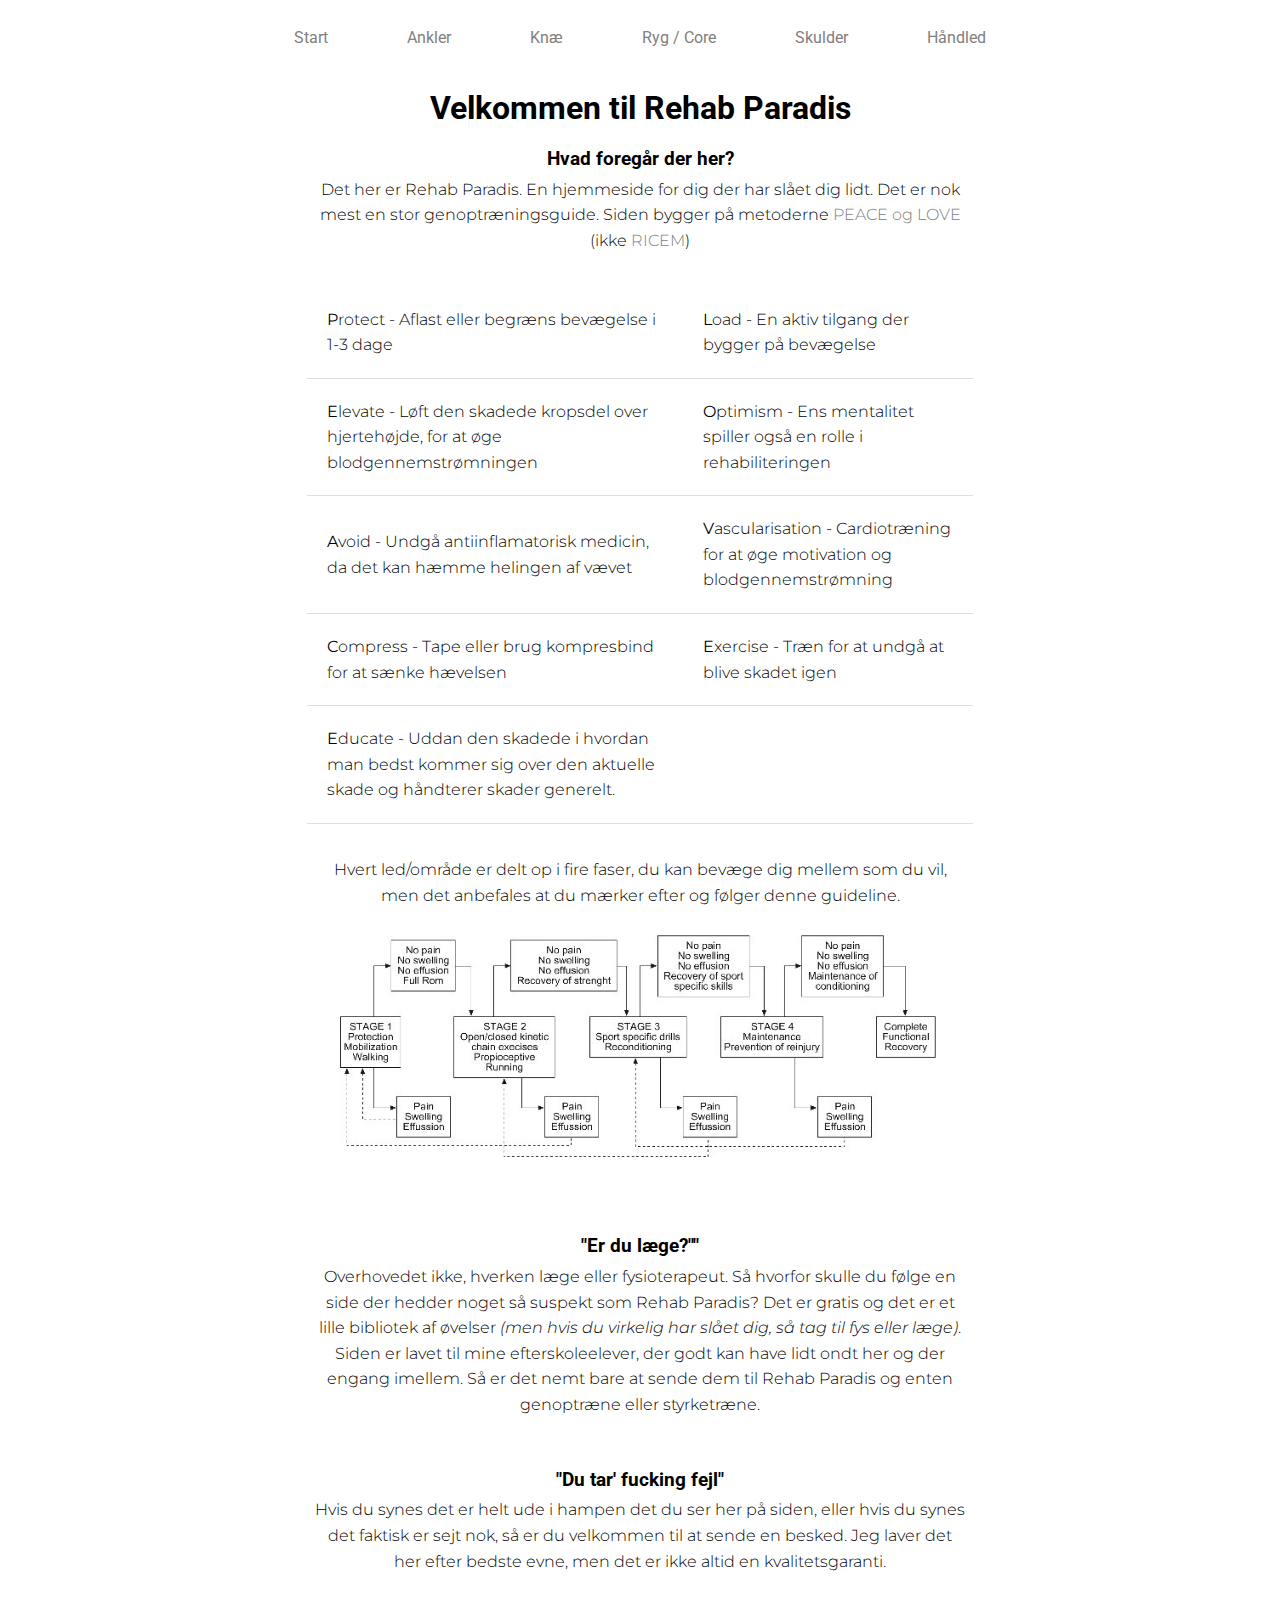
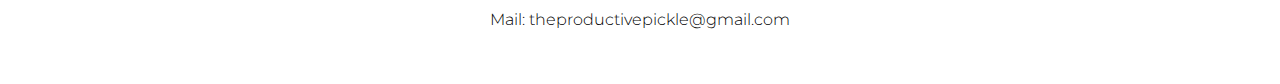
<file: index.html>
<!DOCTYPE html>
<html lang="en" dir="ltr">

<head>
  <meta charset="utf-8">
  <title>Rehab Paradis | Velkommen</title>

  <link rel="preconnect" href="https://fonts.gstatic.com">
  <link href="https://fonts.googleapis.com/css2?family=Roboto&family=Montserrat:wght@300;500;700&display=swap" rel="stylesheet">
  <link rel="stylesheet" href="styles/styles.css">
</head>

<!-- TODO: Fix margin and correct overflow
     TODO: Indsæt TL;DR i toppen -->

<body>
  <header>
    <nav class="navbar">
      <li class="nav-item"><a href="index.html">Start</a></li>
      <li class="nav-item">
        <a href="ankler.html">Ankler</a>
        <nav class="nav-sub">
      <li class="nav-sub-item"><a href="ankler1.html">Ankler 1</a></li>
      <li class="nav-sub-item"><a href="ankler2.html">Ankler 2</a></li>
      <li class="nav-sub-item"><a href="ankler3.html">Ankler 3</a></li>
      <li class="nav-sub-item"><a href="ankler4.html">Ankler 4</a></li>
    </nav>
    </li>
    <li class="nav-item">
      <a href="knæ.html">Knæ</a>
      <nav class="nav-sub">
        <li class="nav-sub-item"><a href="knæ1.html">Knæ 1</a></li>
        <li class="nav-sub-item"><a href="knæ2.html">Knæ 2</a></li>
        <li class="nav-sub-item"><a href="knæ3.html">Knæ 3</a></li>
        <li class="nav-sub-item"><a href="knæ4.html">Knæ 4</a></li>
    </nav>
    </li>
    <li class="nav-item">
      <a href="loading.html">Ryg / Core</a>
      <nav class="nav-sub">
    <li class="nav-sub-item"><a href="loading.html">Ryg / Core 1</a></li>
    <li class="nav-sub-item"><a href="loading.html">Ryg / Core 2</a></li>
    <li class="nav-sub-item"><a href="loading.html">Ryg / Core 3</a></li>
    <li class="nav-sub-item"><a href="loading.html">Ryg / Core 4</a></li>
    </nav>
    </li>
    <li class="nav-item">
      <a href="loading.html">Skulder</a>
      <nav class="nav-sub">
    <li class="nav-sub-item"><a href="loading.html">Skulder 1</a></li>
    <li class="nav-sub-item"><a href="loading.html">Skulder 2</a></li>
    <li class="nav-sub-item"><a href="loading.html">Skulder 3</a></li>
    <li class="nav-sub-item"><a href="loading.html">Skulder 4</a></li>
    </nav>
    </li>
    <li class="nav-item">
      <a href="loading.html">Håndled</a>
      <nav class="nav-sub">
    <li class="nav-sub-item"><a href="loading.html">Håndled 1</a></li>
    <li class="nav-sub-item"><a href="loading.html">Håndled 2</a></li>
    <li class="nav-sub-item"><a href="loading.html">Håndled 3</a></li>
    <li class="nav-sub-item"><a href="loading.html">Håndled 4</a></li>
    </nav>
    </li>
    </nav>
  </header>

  <div class="container">
    <h1>Velkommen til Rehab Paradis</h1>
    <section class="width-narrow">
      <h3>Hvad foregår der her?</h3>
      <p>Det her er Rehab Paradis. En hjemmeside for dig der har slået dig lidt.
        Det er nok mest en stor genoptræningsguide. Siden bygger på metoderne
        <a href="https://www.physio-pedia.com/Peace_and_Love_Principle">PEACE og LOVE</a>
        (ikke<a href="https://squatuniversity.com/2020/03/23/dont-ice-walk-it-off/"> RICEM</a>)</p>

        <table class="info-table">
          <tr>
            <td class="info-cell"><strong>P</strong>rotect - Aflast eller begræns bevægelse i 1-3 dage</td>
            <td class="info-cell"><strong>L</strong>oad - En aktiv tilgang der bygger på bevægelse</td>
          </tr>
          <tr>
            <td class="info-cell"><strong>E</strong>levate - Løft den skadede kropsdel over hjertehøjde, for at øge blodgennemstrømningen</td>
            <td class="info-cell"><strong>O</strong>ptimism - Ens mentalitet spiller også en rolle i rehabiliteringen</td>
          </tr>
          <tr>
            <td class="info-cell"><strong>A</strong>void - Undgå antiinflamatorisk medicin, da det kan hæmme helingen af vævet</td>
            <td class="info-cell"><strong>V</strong>ascularisation - Cardiotræning for at øge motivation og blodgennemstrømning</td>
          </tr>
          <tr>
            <td class="info-cell"><strong>C</strong>ompress - Tape eller brug kompresbind for at sænke hævelsen</td>
            <td class="info-cell"><strong>E</strong>xercise - Træn for at undgå at blive skadet igen</td>
          </tr>
          <tr>
            <td class="info-cell"><strong>E</strong>ducate - Uddan den skadede i hvordan man bedst kommer sig over den aktuelle skade og håndterer skader generelt.</td>
            <td class="info-cell"></td>
          </tr>

        </table>

        <p>Hvert led/område er delt op i fire faser,
        du kan bevæge dig mellem som du vil, men det anbefales at du mærker efter og
        følger denne guideline. </p>
        <img src="images/stages.png" alt="stages-of-rehab">
    </section>

    <section class="width-narrow">
      <h3>"Er du læge?""</h3>
      <p>Overhovedet ikke, hverken læge eller fysioterapeut. Så hvorfor skulle du
        følge en side der hedder noget så suspekt som Rehab Paradis? Det er gratis
        og det er et lille bibliotek af øvelser <em>(men hvis du virkelig har slået dig,
        så tag til fys eller læge)</em>. Siden er lavet til mine efterskoleelever,
        der godt kan have lidt ondt her og der engang imellem. Så er det nemt bare
        at sende dem til Rehab Paradis og enten genoptræne eller styrketræne.
      </p>
    </section>
    <section class="width-narrow">
      <h3>"Du tar' fucking fejl"</h3>
      <p>Hvis du synes det er helt ude i hampen det du ser her på siden, eller hvis
        du synes det faktisk er sejt nok, så er du velkommen til at sende en besked.
        Jeg laver det her efter bedste evne, men det er ikke altid en kvalitetsgaranti.</p>
        <p class="mail">Mail: theproductivepickle@gmail.com</p>
    </section>
  </div>
</body>

</html>
</file>
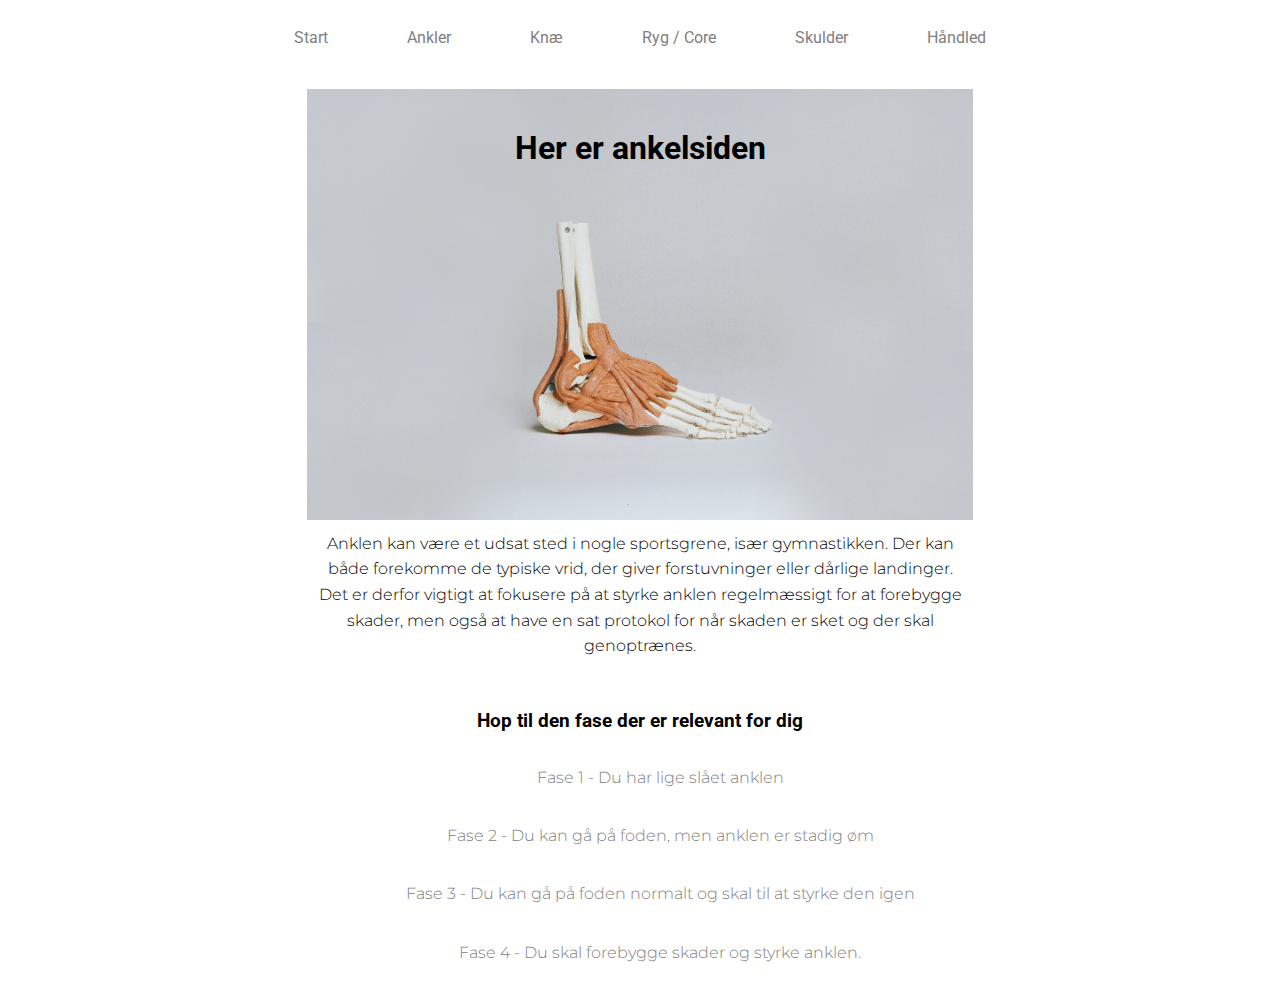
<file: ankler.html>
<!DOCTYPE html>
<html lang="en" dir="ltr">

<head>
  <meta charset="utf-8">
  <title>Rehab Paradis | Ankler</title>

  <link rel="preconnect" href="https://fonts.gstatic.com">
  <link href="https://fonts.googleapis.com/css2?family=Roboto&family=Montserrat:wght@300;500;700&display=swap" rel="stylesheet">
  <link rel="stylesheet" href="styles/styles.css">
</head>

<body>
  <header>
    <nav class="navbar">
      <li class="nav-item"><a href="index.html">Start</a></li>
      <li class="nav-item">
        <a href="ankler.html">Ankler</a>
        <nav class="nav-sub">
      <li class="nav-sub-item"><a href="ankler1.html">Ankler 1</a></li>
      <li class="nav-sub-item"><a href="ankler2.html">Ankler 2</a></li>
      <li class="nav-sub-item"><a href="ankler3.html">Ankler 3</a></li>
      <li class="nav-sub-item"><a href="ankler4.html">Ankler 4</a></li>
    </nav>
    </li>
    <li class="nav-item">
      <a href="knæ.html">Knæ</a>
      <nav class="nav-sub">
        <li class="nav-sub-item"><a href="knæ1.html">Knæ 1</a></li>
        <li class="nav-sub-item"><a href="knæ2.html">Knæ 2</a></li>
        <li class="nav-sub-item"><a href="knæ3.html">Knæ 3</a></li>
        <li class="nav-sub-item"><a href="knæ4.html">Knæ 4</a></li>
    </nav>
    </li>
    <li class="nav-item">
      <a href="loading.html">Ryg / Core</a>
      <nav class="nav-sub">
    <li class="nav-sub-item"><a href="loading.html">Ryg / Core 1</a></li>
    <li class="nav-sub-item"><a href="loading.html">Ryg / Core 2</a></li>
    <li class="nav-sub-item"><a href="loading.html">Ryg / Core 3</a></li>
    <li class="nav-sub-item"><a href="loading.html">Ryg / Core 4</a></li>
    </nav>
    </li>
    <li class="nav-item">
      <a href="loading.html">Skulder</a>
      <nav class="nav-sub">
    <li class="nav-sub-item"><a href="loading.html">Skulder 1</a></li>
    <li class="nav-sub-item"><a href="loading.html">Skulder 2</a></li>
    <li class="nav-sub-item"><a href="loading.html">Skulder 3</a></li>
    <li class="nav-sub-item"><a href="loading.html">Skulder 4</a></li>
    </nav>
    </li>
    <li class="nav-item">
      <a href="loading.html">Håndled</a>
      <nav class="nav-sub">
    <li class="nav-sub-item"><a href="loading.html">Håndled 1</a></li>
    <li class="nav-sub-item"><a href="loading.html">Håndled 2</a></li>
    <li class="nav-sub-item"><a href="loading.html">Håndled 3</a></li>
    <li class="nav-sub-item"><a href="loading.html">Håndled 4</a></li>
    </nav>
    </li>
    </nav>
  </header>

  <div class="container">
    <div class="hero-container width-narrow">
      <img src="images/ankle.jpg" alt="ankle">
      <h1 class="hero-header">Her er ankelsiden</h1>

      <p>Anklen kan være et udsat sted i nogle sportsgrene, især gymnastikken. Der
        kan både forekomme de typiske vrid, der giver forstuvninger eller dårlige
        landinger. Det er derfor vigtigt at fokusere på at styrke anklen regelmæssigt
        for at forebygge skader, men også at have en sat protokol for når skaden er sket
        og der skal genoptrænes. </p>
    </div>

    <h3>Hop til den fase der er relevant for dig</h3>
    <ul class="index">
      <li><a href="ankler1.html">Fase 1 - Du har lige slået anklen</a></li>
      <li><a href="ankler2.html">Fase 2 - Du kan gå på foden, men anklen er stadig øm</a></li>
      <li><a href="ankler3.html">Fase 3 - Du kan gå på foden normalt og skal til at styrke den igen</a></li>
      <li><a href="ankler4.html">Fase 4 - Du skal forebygge skader og styrke anklen. </a></li>
    </ul>
  </div>

</body>

</html>
</file>
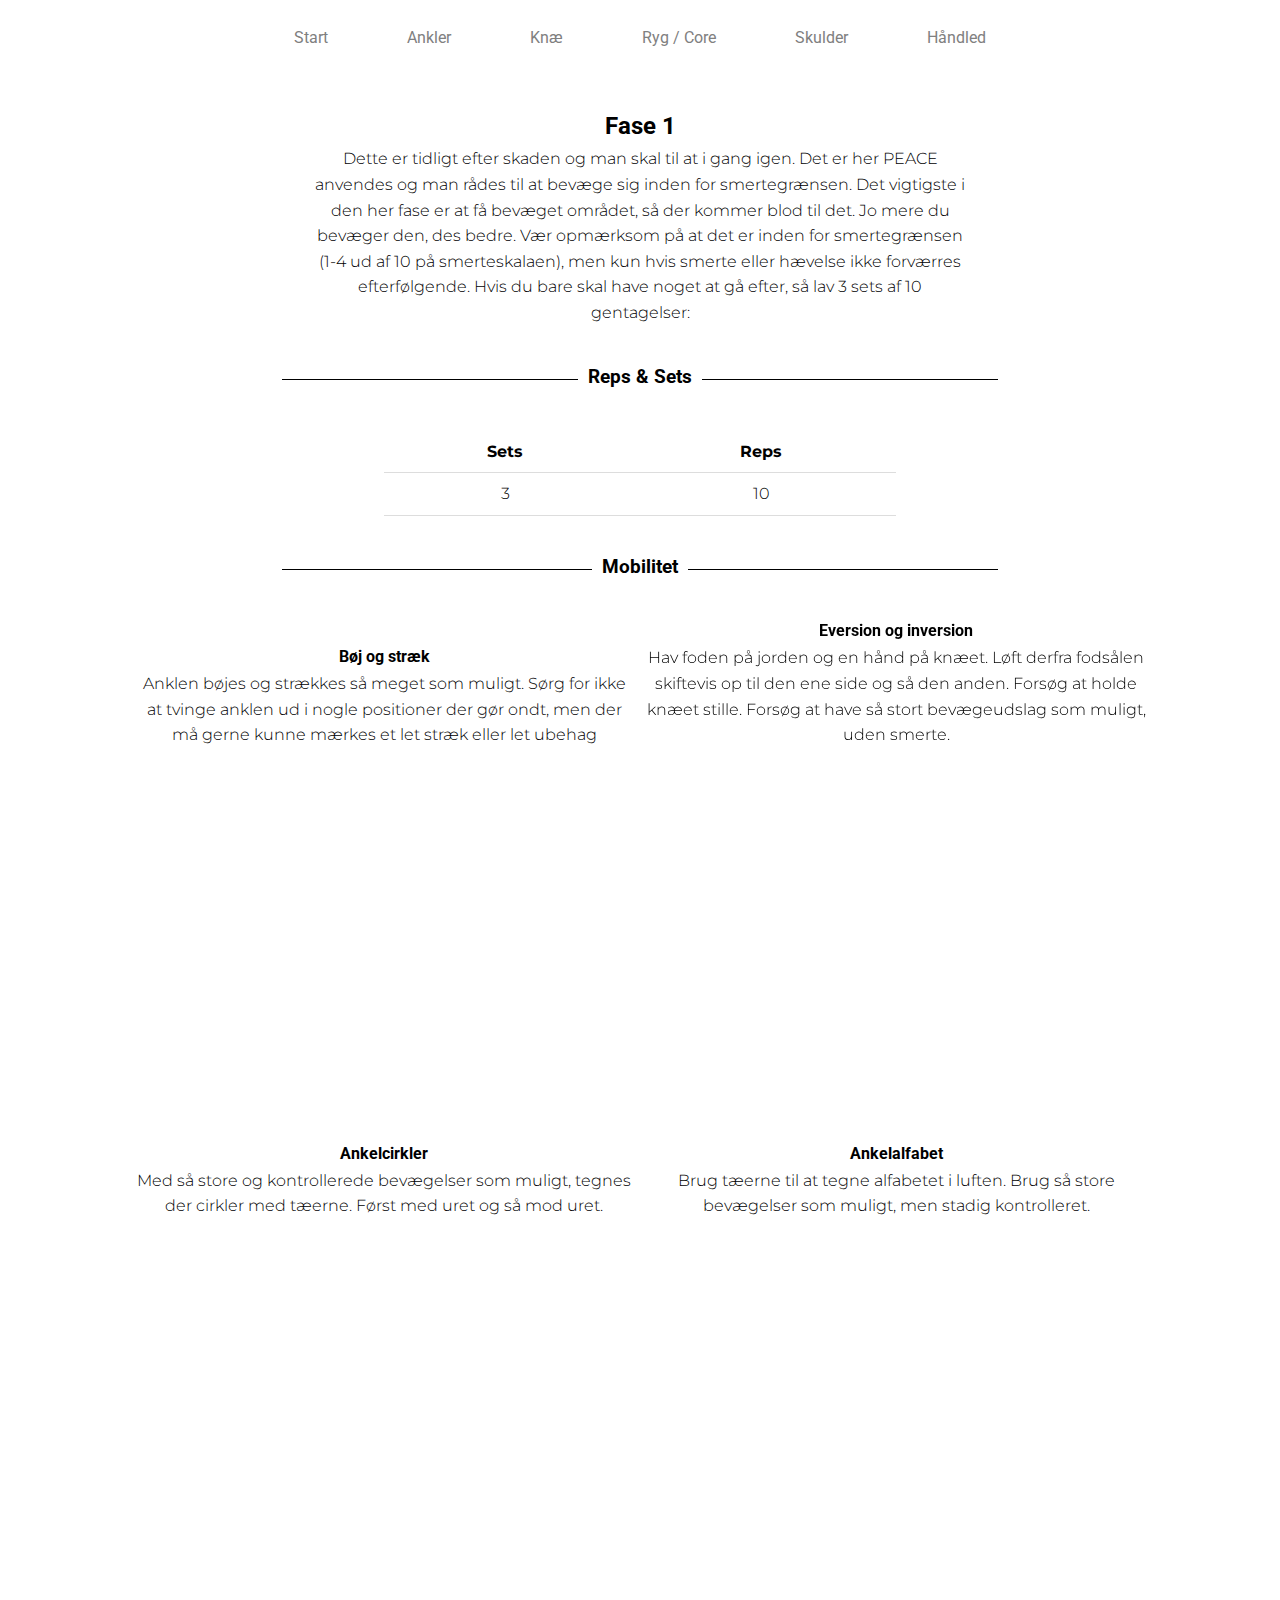
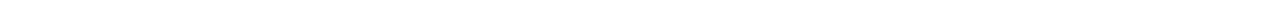
<file: ankler1.html>
<!DOCTYPE html>
<html lang="en" dir="ltr">

<head>
  <meta charset="utf-8">
  <title>Rehab Paradise | Ankler fase 1</title>

  <link rel="preconnect" href="https://fonts.gstatic.com">
  <link href="https://fonts.googleapis.com/css2?family=Roboto&family=Montserrat:wght@300;500;700&display=swap" rel="stylesheet">
  <link rel="stylesheet" href="styles/styles.css">
</head>

<body>
  <header>
    <nav class="navbar">
      <li class="nav-item"><a href="index.html">Start</a></li>
      <li class="nav-item">
        <a href="ankler.html">Ankler</a>
        <nav class="nav-sub">
      <li class="nav-sub-item"><a href="ankler1.html">Ankler 1</a></li>
      <li class="nav-sub-item"><a href="ankler2.html">Ankler 2</a></li>
      <li class="nav-sub-item"><a href="ankler3.html">Ankler 3</a></li>
      <li class="nav-sub-item"><a href="ankler4.html">Ankler 4</a></li>
    </nav>
    </li>
    <li class="nav-item">
      <a href="knæ.html">Knæ</a>
      <nav class="nav-sub">
        <li class="nav-sub-item"><a href="knæ1.html">Knæ 1</a></li>
        <li class="nav-sub-item"><a href="knæ2.html">Knæ 2</a></li>
        <li class="nav-sub-item"><a href="knæ3.html">Knæ 3</a></li>
        <li class="nav-sub-item"><a href="knæ4.html">Knæ 4</a></li>
    </nav>
    </li>
    <li class="nav-item">
      <a href="loading.html">Ryg / Core</a>
      <nav class="nav-sub">
    <li class="nav-sub-item"><a href="loading.html">Ryg / Core 1</a></li>
    <li class="nav-sub-item"><a href="loading.html">Ryg / Core 2</a></li>
    <li class="nav-sub-item"><a href="loading.html">Ryg / Core 3</a></li>
    <li class="nav-sub-item"><a href="loading.html">Ryg / Core 4</a></li>
    </nav>
    </li>
    <li class="nav-item">
      <a href="loading.html">Skulder</a>
      <nav class="nav-sub">
    <li class="nav-sub-item"><a href="loading.html">Skulder 1</a></li>
    <li class="nav-sub-item"><a href="loading.html">Skulder 2</a></li>
    <li class="nav-sub-item"><a href="loading.html">Skulder 3</a></li>
    <li class="nav-sub-item"><a href="loading.html">Skulder 4</a></li>
    </nav>
    </li>
    <li class="nav-item">
      <a href="loading.html">Håndled</a>
      <nav class="nav-sub">
    <li class="nav-sub-item"><a href="loading.html">Håndled 1</a></li>
    <li class="nav-sub-item"><a href="loading.html">Håndled 2</a></li>
    <li class="nav-sub-item"><a href="loading.html">Håndled 3</a></li>
    <li class="nav-sub-item"><a href="loading.html">Håndled 4</a></li>
    </nav>
    </li>
    </nav>
  </header>

  <div class="container">
    <section id="fase1">
      <div class="width-narrow">
        <h2>Fase 1</h2>
        <p>Dette er tidligt efter skaden og man skal til at i gang igen. Det er her
          PEACE anvendes og man rådes til at bevæge sig inden for smertegrænsen.
          Det vigtigste i den her fase er at få bevæget området,
            så der kommer blod til det. Jo mere du bevæger den, des bedre. Vær opmærksom
            på at det er inden for smertegrænsen (1-4 ud af 10 på smerteskalaen), men
            kun hvis smerte eller hævelse ikke forværres efterfølgende.
            Hvis du bare skal have noget at gå efter, så lav 3 sets af 10 gentagelser:</p>
      </div>

      <h3 class="header-line"><span>Reps & Sets</span></h3>

      <p class="width-narrow">
      </p>

      <table>
        <tr>
          <th>Sets</th>
          <th>Reps</th>
        </tr>
        <tr>
          <td>3</td>
          <td>10</td>
        </tr>
      </table>

      <h3 class="header-line"><span>Mobilitet</span></h3>

      <div class="grid-container">
        <div class="">
          <h4>Bøj og stræk</h4>
          <p>Anklen bøjes og strækkes så meget som muligt. Sørg for ikke at tvinge anklen ud i nogle positioner der gør ondt, men der må gerne kunne mærkes et let stræk eller let ubehag</p>
          <iframe class="responsive-iframe" src="https://www.youtube.com/embed/SOPZn-GOo90" frameborder="0" allow="accelerometer; autoplay; clipboard-write; encrypted-media;
          gyroscope; picture-in-picture" allowfullscreen></iframe>
        </div>

        <div class="">
          <h4>Eversion og inversion</h4>
          <p>Hav foden på jorden og en hånd på knæet. Løft derfra fodsålen skiftevis
            op til den ene side og så den anden. Forsøg at holde knæet stille. Forsøg
            at have så stort bevægeudslag som muligt, uden smerte.</p>
          <iframe class="responsive-iframe" src="https://www.youtube.com/embed/l8YziAlwGPw" frameborder="0" allow="accelerometer; autoplay; clipboard-write; encrypted-media;
          gyroscope; picture-in-picture" allowfullscreen></iframe>
        </div>

        <div class="">
          <h4>Ankelcirkler</h4>
          <p>Med så store og kontrollerede bevægelser som muligt, tegnes der cirkler med tæerne. Først med uret og så mod uret. </p>
          <iframe class="responsive-iframe" src="https://www.youtube.com/embed/Y9yDZK4r0cw" frameborder="0" allow="accelerometer; autoplay; clipboard-write; encrypted-media;
          gyroscope; picture-in-picture" allowfullscreen></iframe>
        </div>

        <div class="">
          <h4>Ankelalfabet</h4>
          <p>Brug tæerne til at tegne alfabetet i luften. Brug så store bevægelser som muligt, men stadig kontrolleret. </p>
          <iframe class="responsive-iframe" src="https://www.youtube.com/embed/5CG9-491HVI" frameborder="0" allow="accelerometer; autoplay; clipboard-write; encrypted-media;
          gyroscope; picture-in-picture" allowfullscreen></iframe>
        </div>
      </div>
    </section>
  </div>
</body>

</html>
</file>
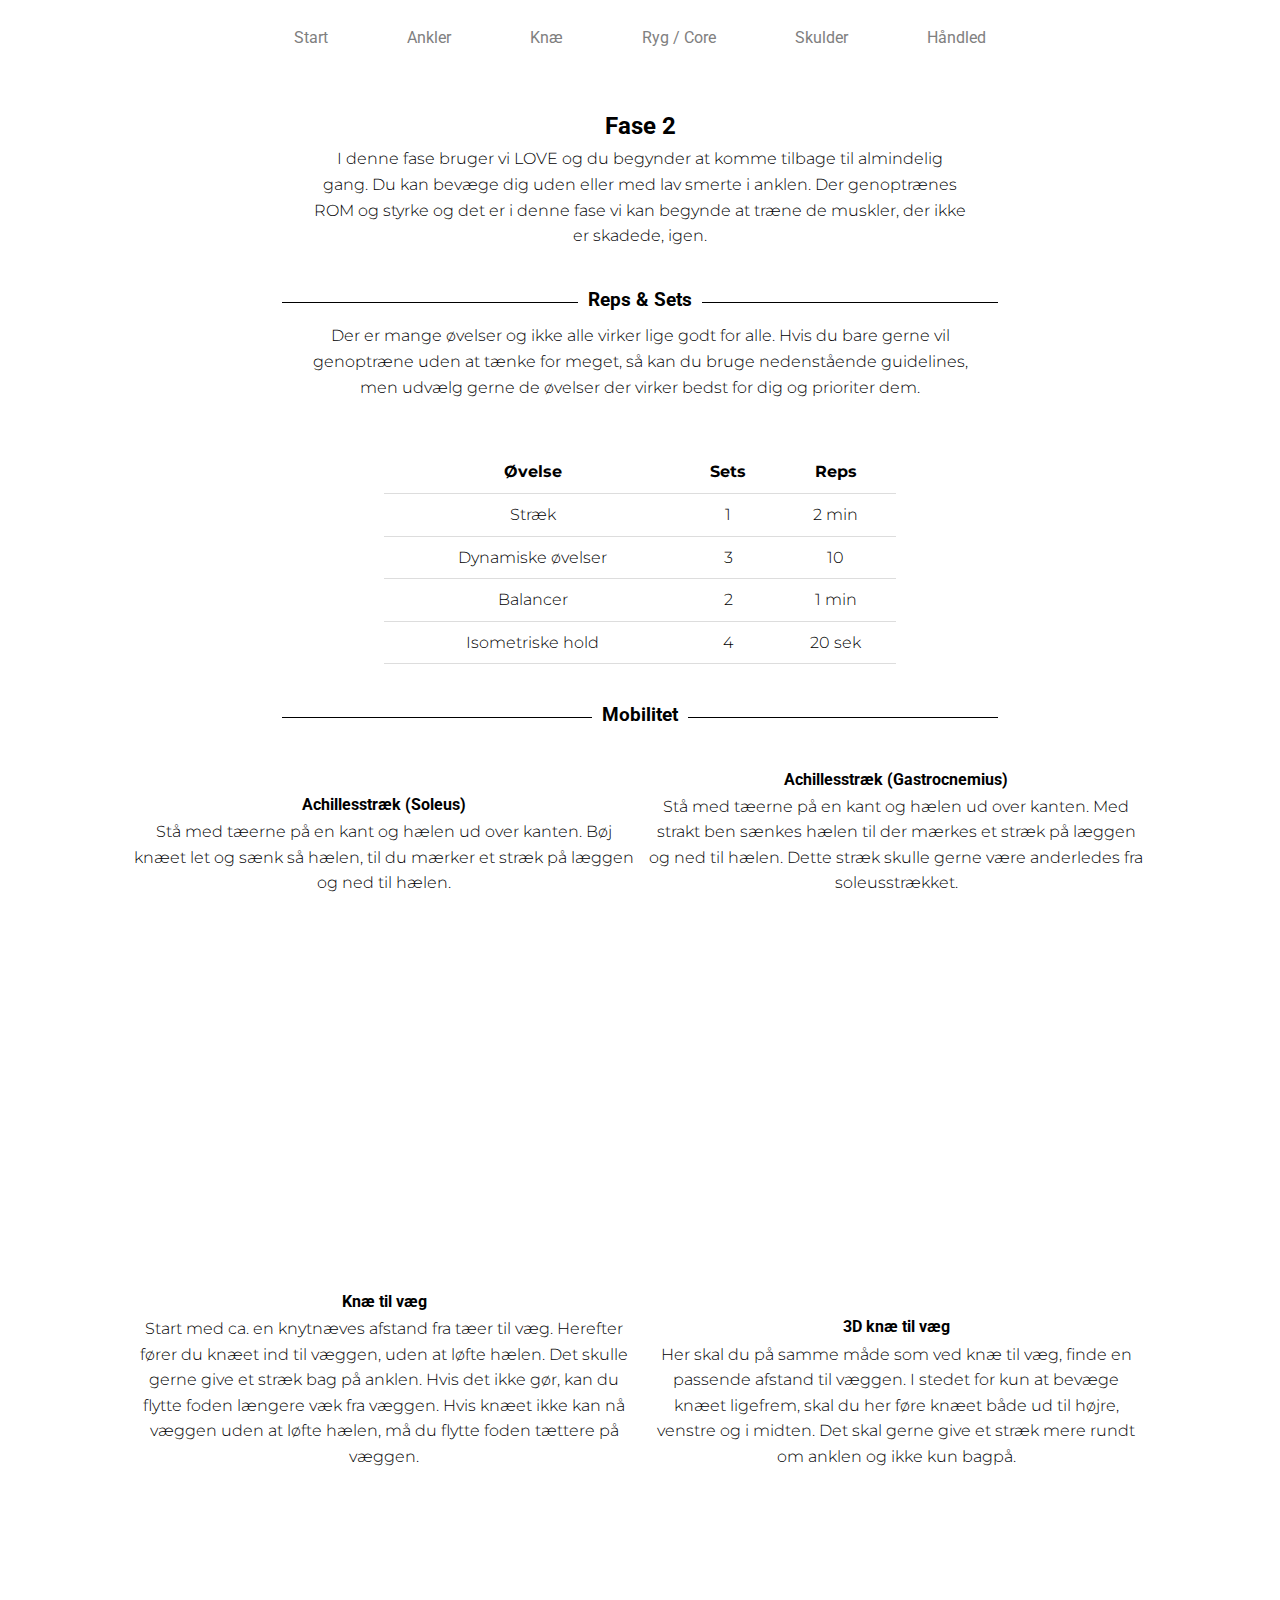
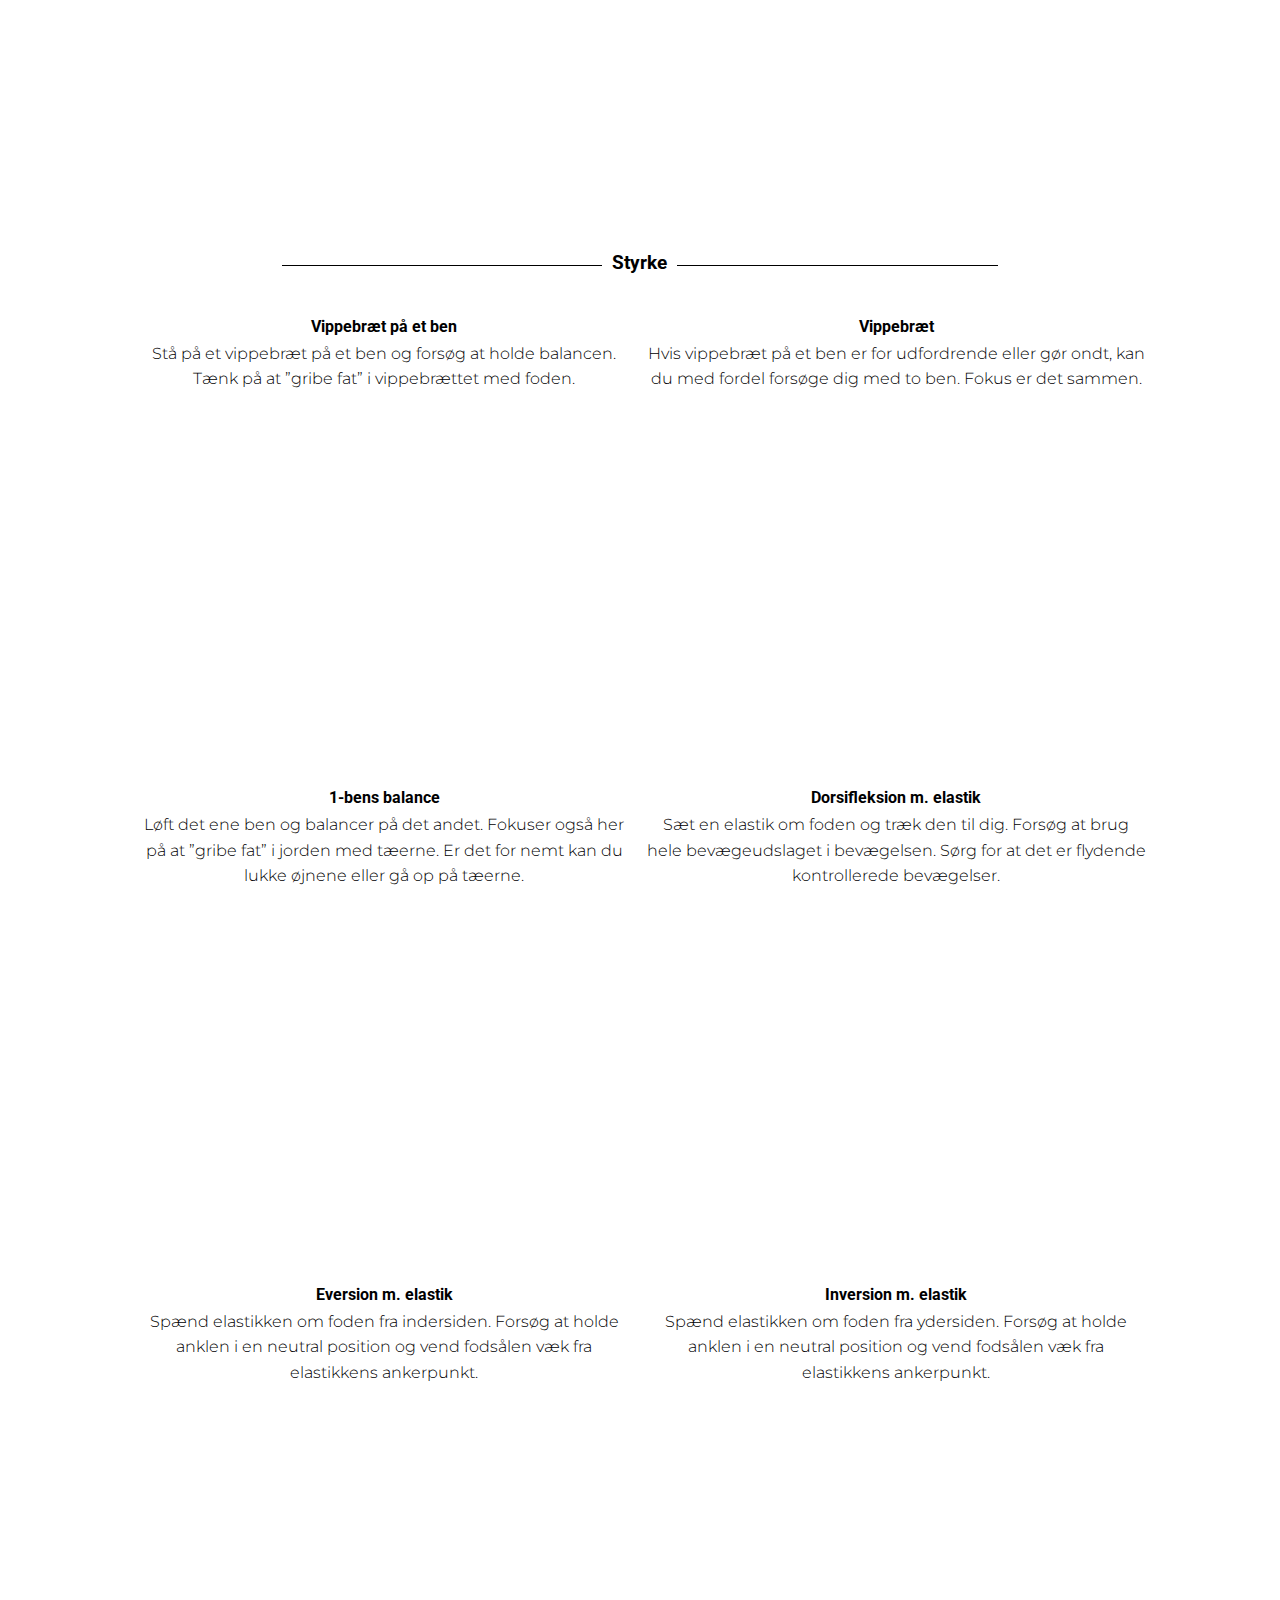
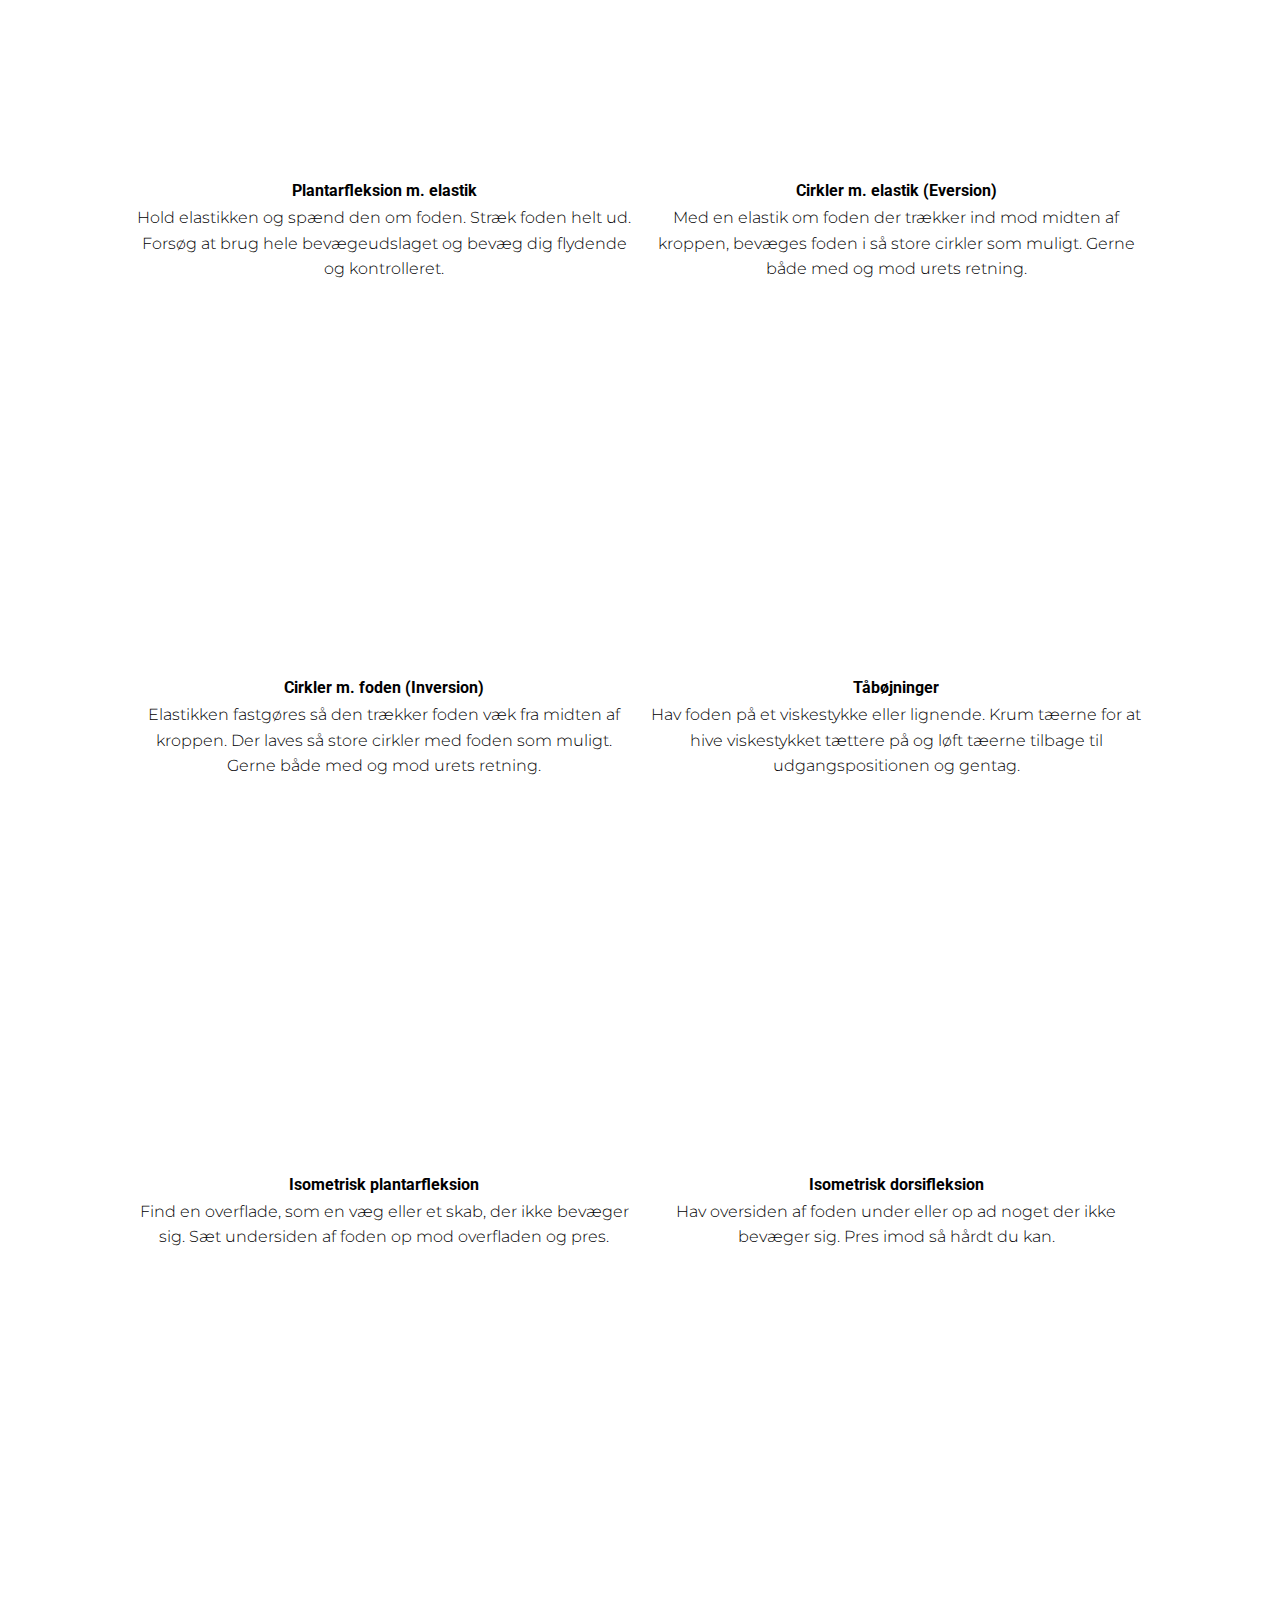
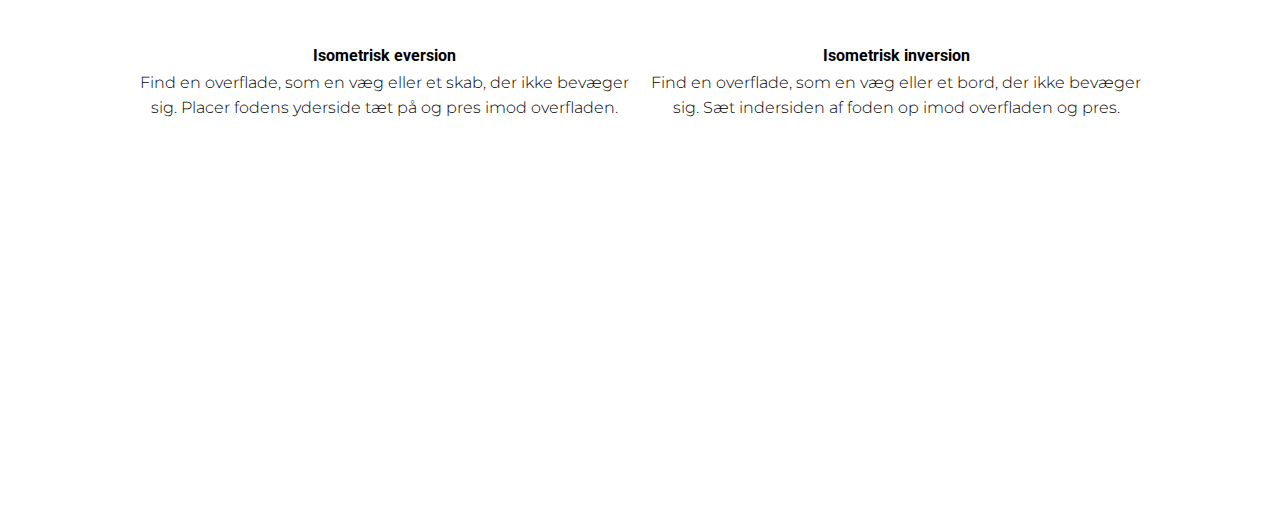
<file: ankler2.html>
<!DOCTYPE html>
<html lang="en" dir="ltr">

<head>
  <meta charset="utf-8">
  <title>Rehab Paradise | Ankler fase 2</title>

  <link rel="preconnect" href="https://fonts.gstatic.com">
  <link href="https://fonts.googleapis.com/css2?family=Roboto&family=Montserrat:wght@300;500;700&display=swap" rel="stylesheet">
  <link rel="stylesheet" href="styles/styles.css">
</head>

<body>
  <header>
    <nav class="navbar">
      <li class="nav-item"><a href="index.html">Start</a></li>
      <li class="nav-item">
        <a href="ankler.html">Ankler</a>
        <nav class="nav-sub">
      <li class="nav-sub-item"><a href="ankler1.html">Ankler 1</a></li>
      <li class="nav-sub-item"><a href="ankler2.html">Ankler 2</a></li>
      <li class="nav-sub-item"><a href="ankler3.html">Ankler 3</a></li>
      <li class="nav-sub-item"><a href="ankler4.html">Ankler 4</a></li>
    </nav>
    </li>
    <li class="nav-item">
      <a href="knæ.html">Knæ</a>
      <nav class="nav-sub">
        <li class="nav-sub-item"><a href="knæ1.html">Knæ 1</a></li>
        <li class="nav-sub-item"><a href="knæ2.html">Knæ 2</a></li>
        <li class="nav-sub-item"><a href="knæ3.html">Knæ 3</a></li>
        <li class="nav-sub-item"><a href="knæ4.html">Knæ 4</a></li>
    </nav>
    </li>
    <li class="nav-item">
      <a href="loading.html">Ryg / Core</a>
      <nav class="nav-sub">
    <li class="nav-sub-item"><a href="loading.html">Ryg / Core 1</a></li>
    <li class="nav-sub-item"><a href="loading.html">Ryg / Core 2</a></li>
    <li class="nav-sub-item"><a href="loading.html">Ryg / Core 3</a></li>
    <li class="nav-sub-item"><a href="loading.html">Ryg / Core 4</a></li>
    </nav>
    </li>
    <li class="nav-item">
      <a href="loading.html">Skulder</a>
      <nav class="nav-sub">
    <li class="nav-sub-item"><a href="loading.html">Skulder 1</a></li>
    <li class="nav-sub-item"><a href="loading.html">Skulder 2</a></li>
    <li class="nav-sub-item"><a href="loading.html">Skulder 3</a></li>
    <li class="nav-sub-item"><a href="loading.html">Skulder 4</a></li>
    </nav>
    </li>
    <li class="nav-item">
      <a href="loading.html">Håndled</a>
      <nav class="nav-sub">
    <li class="nav-sub-item"><a href="loading.html">Håndled 1</a></li>
    <li class="nav-sub-item"><a href="loading.html">Håndled 2</a></li>
    <li class="nav-sub-item"><a href="loading.html">Håndled 3</a></li>
    <li class="nav-sub-item"><a href="loading.html">Håndled 4</a></li>
    </nav>
    </li>
    </nav>
  </header>

  <div class="container">
    <section id="fase2">
      <div class="width-narrow">
        <h2>Fase 2</h2>
        <p>I denne fase bruger vi LOVE og du begynder at komme tilbage til almindelig
          gang. Du kan bevæge dig uden eller med lav smerte i anklen. Der genoptrænes
          ROM og styrke og det er i denne fase vi kan begynde at træne de muskler,
          der ikke er skadede, igen. </p>
      </div>

      <h3 class="header-line"><span>Reps & Sets</span></h3>
      <p class="width-narrow">Der er mange øvelser og ikke alle virker lige godt for alle. Hvis du bare
        gerne vil genoptræne uden at tænke for meget, så kan du bruge nedenstående
        guidelines, men udvælg gerne de øvelser der virker bedst for dig og prioriter dem.
      </p>

      <table>
        <tr>
          <th>Øvelse</th>
          <th>Sets</th>
          <th>Reps</th>
        </tr>
        <tr>
          <td>Stræk</td>
          <td>1</td>
          <td>2 min</td>
        </tr>
        <tr>
          <td>Dynamiske øvelser</td>
          <td>3</td>
          <td>10</td>
        </tr>
        <tr>
          <td>Balancer</td>
          <td>2</td>
          <td>1 min</td>
        </tr>
        <tr>
          <td>Isometriske hold</td>
          <td>4</td>
          <td>20 sek</td>
        </tr>
      </table>

      <h3 class="header-line"><span>Mobilitet</span></h3>

      <div class="grid-container">
        <div class="">
          <h4>Achillesstræk (Soleus)</h4>
          <p>Stå med tæerne på en kant og hælen ud over kanten. Bøj knæet let og sænk så hælen, til du mærker et stræk på læggen og ned til hælen. </p>
          <iframe class="responsive-iframe" src="https://www.youtube.com/embed/dj-8wUg977E" frameborder="0" allow="accelerometer; autoplay; clipboard-write; encrypted-media;
        gyroscope; picture-in-picture" allowfullscreen></iframe>
        </div>

        <div class="">
          <h4>Achillesstræk (Gastrocnemius)</h4>
          <p>Stå med tæerne på en kant og hælen ud over kanten. Med strakt ben sænkes hælen til der mærkes et stræk på læggen og ned til hælen. Dette stræk skulle gerne være anderledes fra soleusstrækket. </p>
          <iframe class="responsive-iframe" src="https://www.youtube.com/embed/ZFS2vfsXQfc" frameborder="0" allow="accelerometer; autoplay; clipboard-write; encrypted-media;
        gyroscope; picture-in-picture" allowfullscreen></iframe>
        </div>

        <div class="">
          <h4>Knæ til væg</h4>
          <p>Start med ca. en knytnæves afstand fra tæer til væg. Herefter fører du knæet ind til væggen, uden at løfte hælen. Det skulle gerne give et stræk bag på anklen. Hvis det ikke gør, kan du flytte foden længere væk fra væggen. Hvis knæet ikke kan nå væggen uden at løfte hælen, må du flytte foden tættere på væggen. </p>
          <iframe class="responsive-iframe" src="https://www.youtube.com/embed/Ph-aD56VJtE" frameborder="0" allow="accelerometer; autoplay; clipboard-write; encrypted-media;
        gyroscope; picture-in-picture" allowfullscreen></iframe>
        </div>

        <div class="">
          <h4>3D knæ til væg</h4>
          <p>Her skal du på samme måde som ved knæ til væg, finde en passende afstand til væggen. I stedet for kun at bevæge knæet ligefrem, skal du her føre knæet både ud til højre, venstre og i midten. Det skal gerne give et stræk mere rundt om anklen og ikke kun bagpå. </p>
          <iframe class="responsive-iframe" src="https://www.youtube.com/embed/n70QAHjH9oI" frameborder="0" allow="accelerometer; autoplay; clipboard-write; encrypted-media;
        gyroscope; picture-in-picture" allowfullscreen></iframe>
        </div>
      </div>

      <h3 class="header-line"><span>Styrke</span></h3>

      <div class="grid-container">
        <div class="">
          <h4>Vippebræt på et ben</h4>
          <p>Stå på et vippebræt på et ben og forsøg at holde balancen. Tænk på at ”gribe fat” i vippebrættet med foden. </p>
          <iframe class="responsive-iframe" src="https://www.youtube.com/embed/BRWrN5CaVv4" frameborder="0" allow="accelerometer; autoplay; clipboard-write; encrypted-media;
              gyroscope; picture-in-picture" allowfullscreen></iframe>
        </div>

        <div class="">
          <h4>Vippebræt</h4>
          <p>Hvis vippebræt på et ben er for udfordrende eller gør ondt, kan du med fordel forsøge dig med to ben. Fokus er det sammen. </p>
          <iframe class="responsive-iframe" src="https://www.youtube.com/embed/OGpFGwS2boM" frameborder="0" allow="accelerometer; autoplay; clipboard-write; encrypted-media;
              gyroscope; picture-in-picture" allowfullscreen></iframe>
        </div>

        <div class="">
          <h4>1-bens balance</h4>
          <p>Løft det ene ben og balancer på det andet. Fokuser også her på at ”gribe fat” i jorden med tæerne. Er det for nemt kan du lukke øjnene eller gå op på tæerne. </p>
          <iframe class="responsive-iframe" src="https://www.youtube.com/embed/DLukXheh39U" frameborder="0" allow="accelerometer; autoplay; clipboard-write; encrypted-media;
            gyroscope; picture-in-picture" allowfullscreen></iframe>
        </div>

        <div class="">
          <h4>Dorsifleksion m. elastik</h4>
          <p>Sæt en elastik om foden og træk den til dig. Forsøg at brug hele bevægeudslaget i bevægelsen. Sørg for at det er flydende kontrollerede bevægelser.</p>
          <iframe class="responsive-iframe" src="https://www.youtube.com/embed/rcZX-EgTMhc" frameborder="0" allow="accelerometer; autoplay; clipboard-write; encrypted-media;
            gyroscope; picture-in-picture" allowfullscreen></iframe>
        </div>

        <div class="">
          <h4>Eversion m. elastik</h4>
          <p>Spænd elastikken om foden fra indersiden. Forsøg at holde anklen i en neutral position og vend fodsålen væk fra elastikkens ankerpunkt.</p>
          <iframe class="responsive-iframe" src="https://www.youtube.com/embed/PLRhTI8XySc" frameborder="0" allow="accelerometer; autoplay; clipboard-write; encrypted-media;
            gyroscope; picture-in-picture" allowfullscreen></iframe>
        </div>

        <div class="">
          <h4>Inversion m. elastik</h4>
          <p>Spænd elastikken om foden fra ydersiden. Forsøg at holde anklen i en neutral position og vend fodsålen væk fra elastikkens ankerpunkt.</p>
          <iframe class="responsive-iframe" src="https://www.youtube.com/embed/F4iTIQREBNU" frameborder="0" allow="accelerometer; autoplay; clipboard-write; encrypted-media;
            gyroscope; picture-in-picture" allowfullscreen></iframe>
        </div>

        <div class="">
          <h4>Plantarfleksion m. elastik</h4>
          <p>Hold elastikken og spænd den om foden. Stræk foden helt ud. Forsøg at brug hele bevægeudslaget og bevæg dig flydende og kontrolleret.</p>
          <iframe class="responsive-iframe" src="https://www.youtube.com/embed/7uL0XmKuyD4" frameborder="0" allow="accelerometer; autoplay; clipboard-write; encrypted-media;
            gyroscope; picture-in-picture" allowfullscreen></iframe>
        </div>

        <div class="">
          <h4>Cirkler m. elastik (Eversion)</h4>
          <p>Med en elastik om foden der trækker ind mod midten af kroppen, bevæges foden i så store cirkler som muligt. Gerne både med og mod urets retning.</p>
          <iframe class="responsive-iframe" src="https://www.youtube.com/embed/_f4WwcnHp0o" frameborder="0" allow="accelerometer; autoplay; clipboard-write; encrypted-media;
            gyroscope; picture-in-picture" allowfullscreen></iframe>
        </div>
        <div class="">
          <h4>Cirkler m. foden (Inversion)</h4>
          <p>Elastikken fastgøres så den trækker foden væk fra midten af kroppen. Der laves så store cirkler med foden som muligt. Gerne både med og mod urets retning.</p>
          <iframe class="responsive-iframe" src="https://www.youtube.com/embed/H058NfVfncQ" frameborder="0" allow="accelerometer; autoplay; clipboard-write; encrypted-media;
            gyroscope; picture-in-picture" allowfullscreen></iframe>
        </div>

        <div class="">
          <h4>Tåbøjninger</h4>
          <p>Hav foden på et viskestykke eller lignende. Krum tæerne for at hive viskestykket tættere på og løft tæerne tilbage til udgangspositionen og gentag.</p>
          <iframe class="responsive-iframe" src="https://www.youtube.com/embed/4GE1Brag2ks" frameborder="0" allow="accelerometer; autoplay; clipboard-write; encrypted-media;
            gyroscope; picture-in-picture" allowfullscreen></iframe>
        </div>

        <div class="">
          <h4>Isometrisk plantarfleksion</h4>
          <p>Find en overflade, som en væg eller et skab, der ikke bevæger sig. Sæt undersiden af foden op mod overfladen og pres.</p>
          <iframe class="responsive-iframe" src="https://www.youtube.com/embed/Z9LgA189L4U" frameborder="0" allow="accelerometer; autoplay; clipboard-write; encrypted-media;
            gyroscope; picture-in-picture" allowfullscreen></iframe>
        </div>

        <div class="">
          <h4>Isometrisk dorsifleksion</h4>
          <p>Hav oversiden af foden under eller op ad noget der ikke bevæger sig. Pres imod så hårdt du kan.</p>
          <iframe class="responsive-iframe" src="https://www.youtube.com/embed/YdC7rPcbyYA" frameborder="0" allow="accelerometer; autoplay; clipboard-write; encrypted-media;
            gyroscope; picture-in-picture" allowfullscreen></iframe>
        </div>

        <div class="">
          <h4>Isometrisk eversion</h4>
          <p>Find en overflade, som en væg eller et skab, der ikke bevæger sig. Placer fodens yderside tæt på og pres imod overfladen.</p>
          <iframe class="responsive-iframe" src="https://www.youtube.com/embed/vLAWqbTKDF8" frameborder="0" allow="accelerometer; autoplay; clipboard-write; encrypted-media;
            gyroscope; picture-in-picture" allowfullscreen></iframe>
        </div>

        <div class="">
          <h4>Isometrisk inversion</h4>
          <p>Find en overflade, som en væg eller et bord, der ikke bevæger sig. Sæt indersiden af foden op imod overfladen og pres.</p>
          <iframe class="responsive-iframe" src="https://www.youtube.com/embed/JUpjgEnLAEg" frameborder="0" allow="accelerometer; autoplay; clipboard-write; encrypted-media;
            gyroscope; picture-in-picture" allowfullscreen></iframe>
        </div>
      </div>
    </section>

  </div>

</body>

</html>
</file>
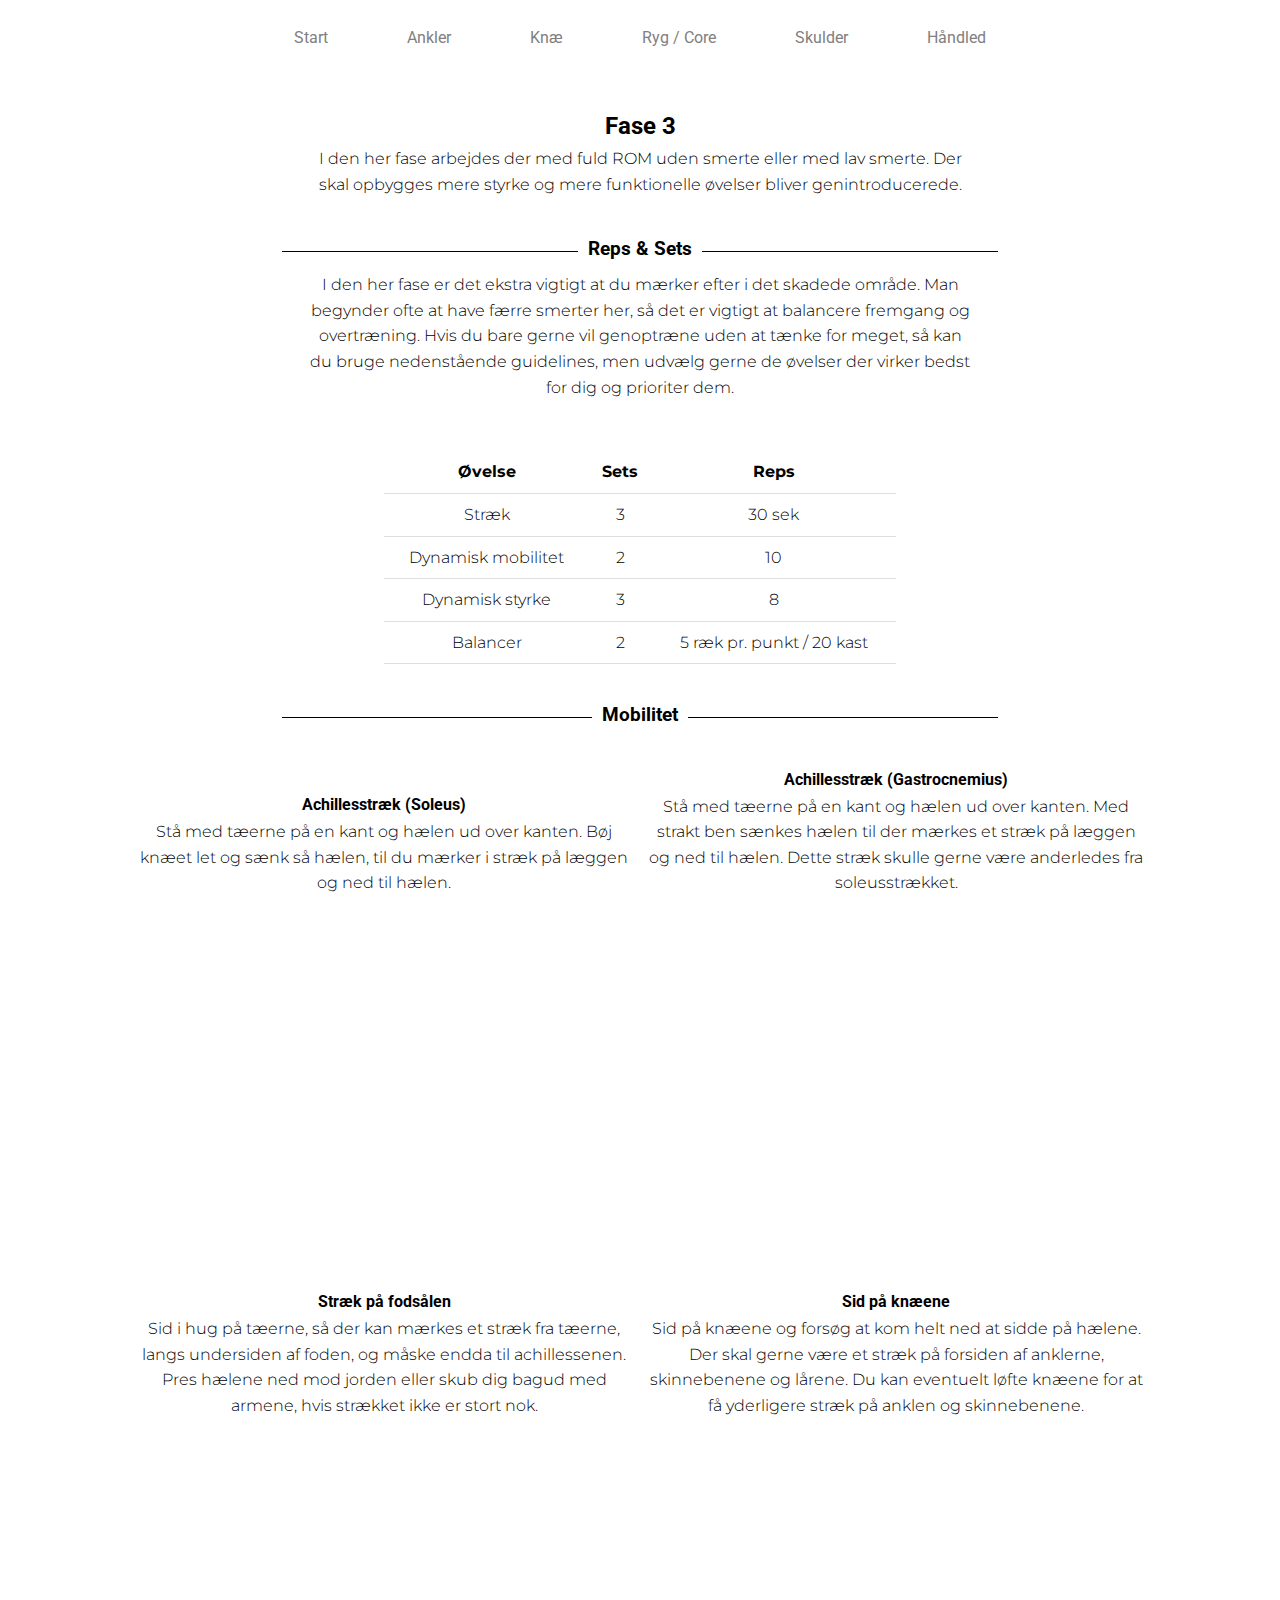
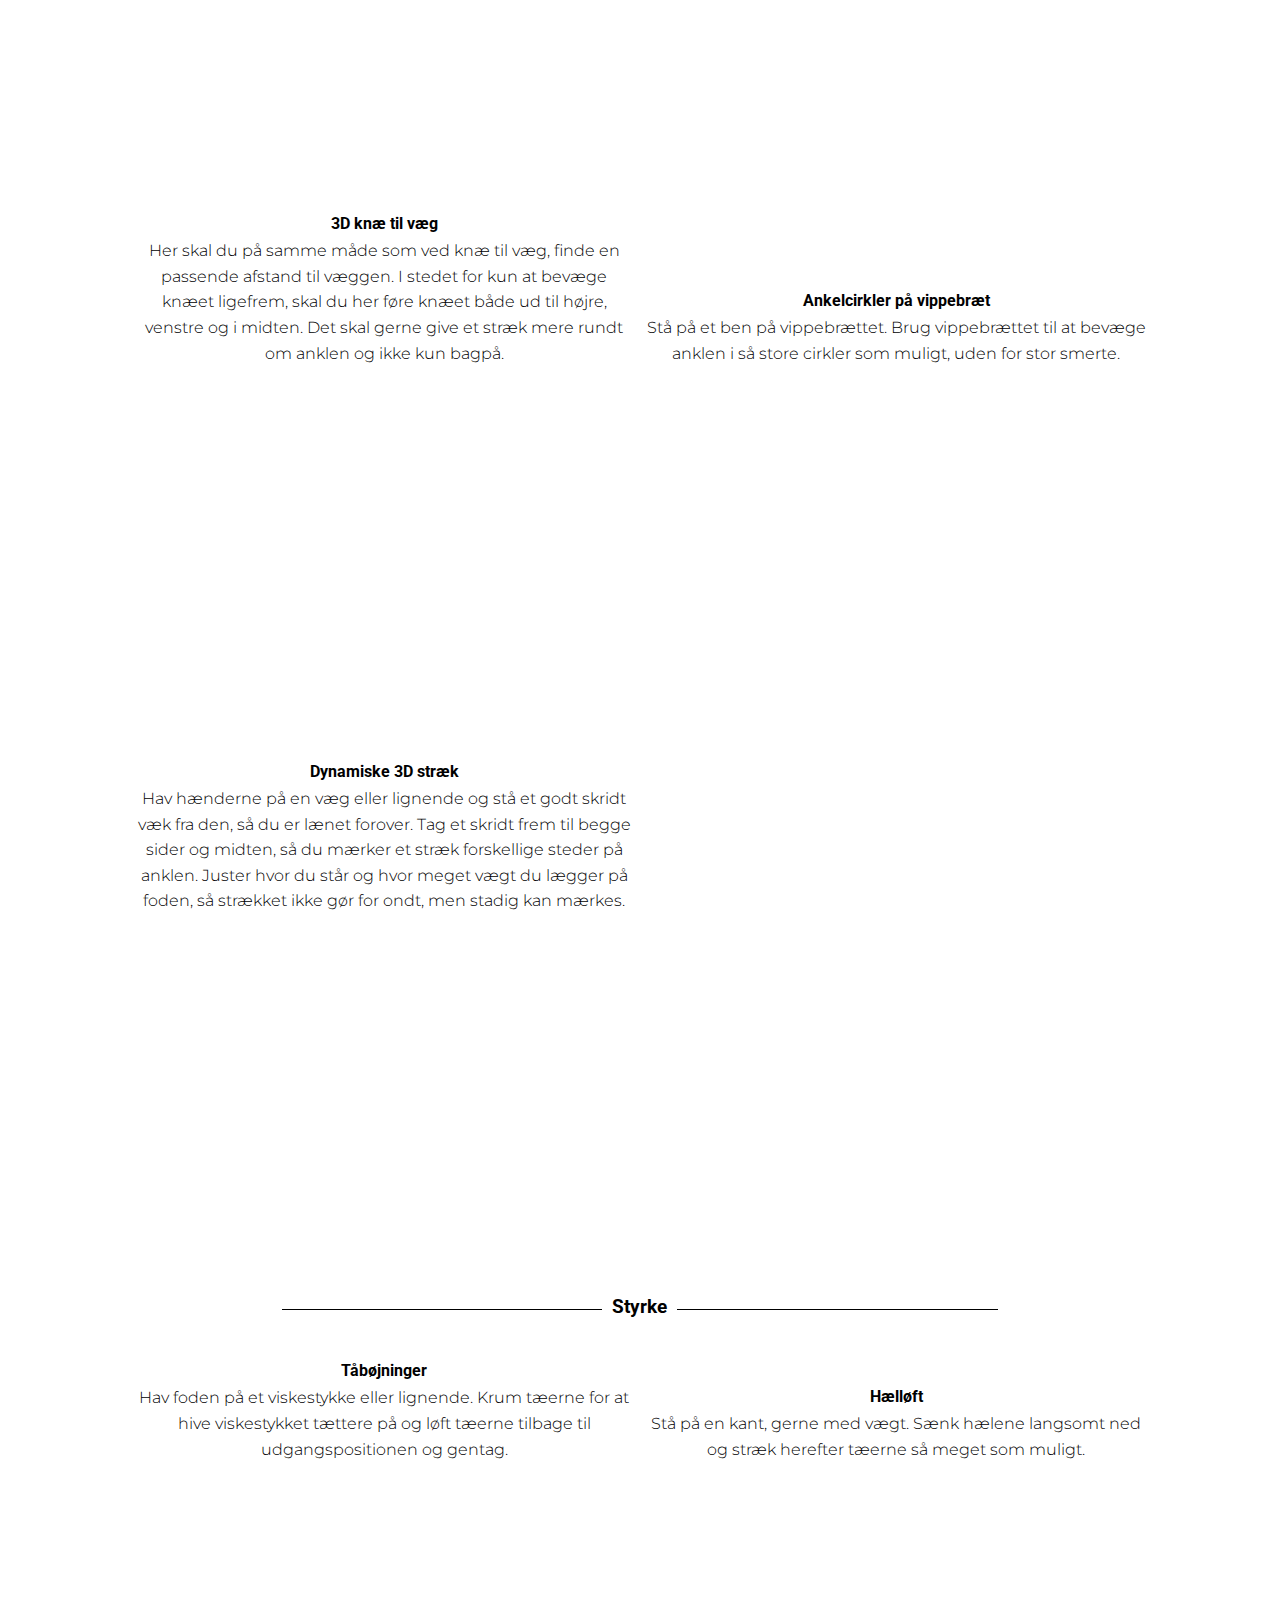
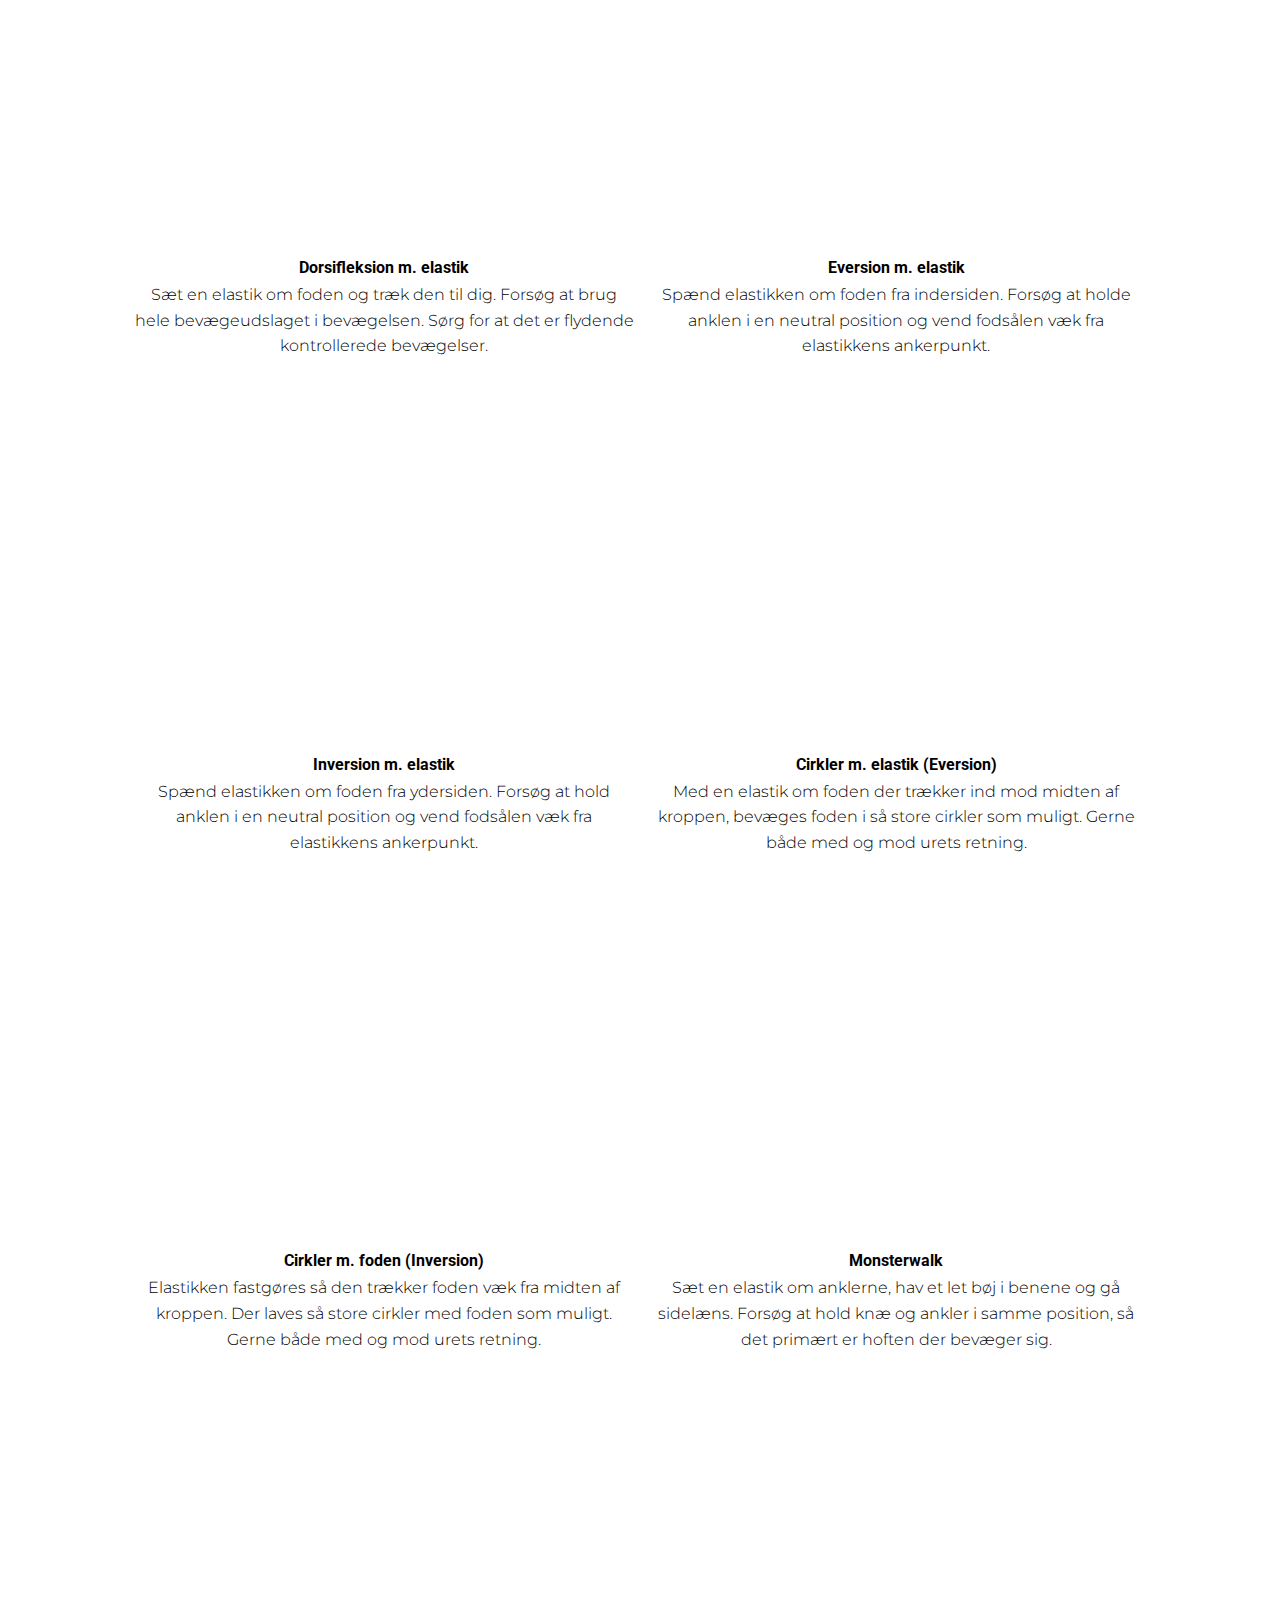
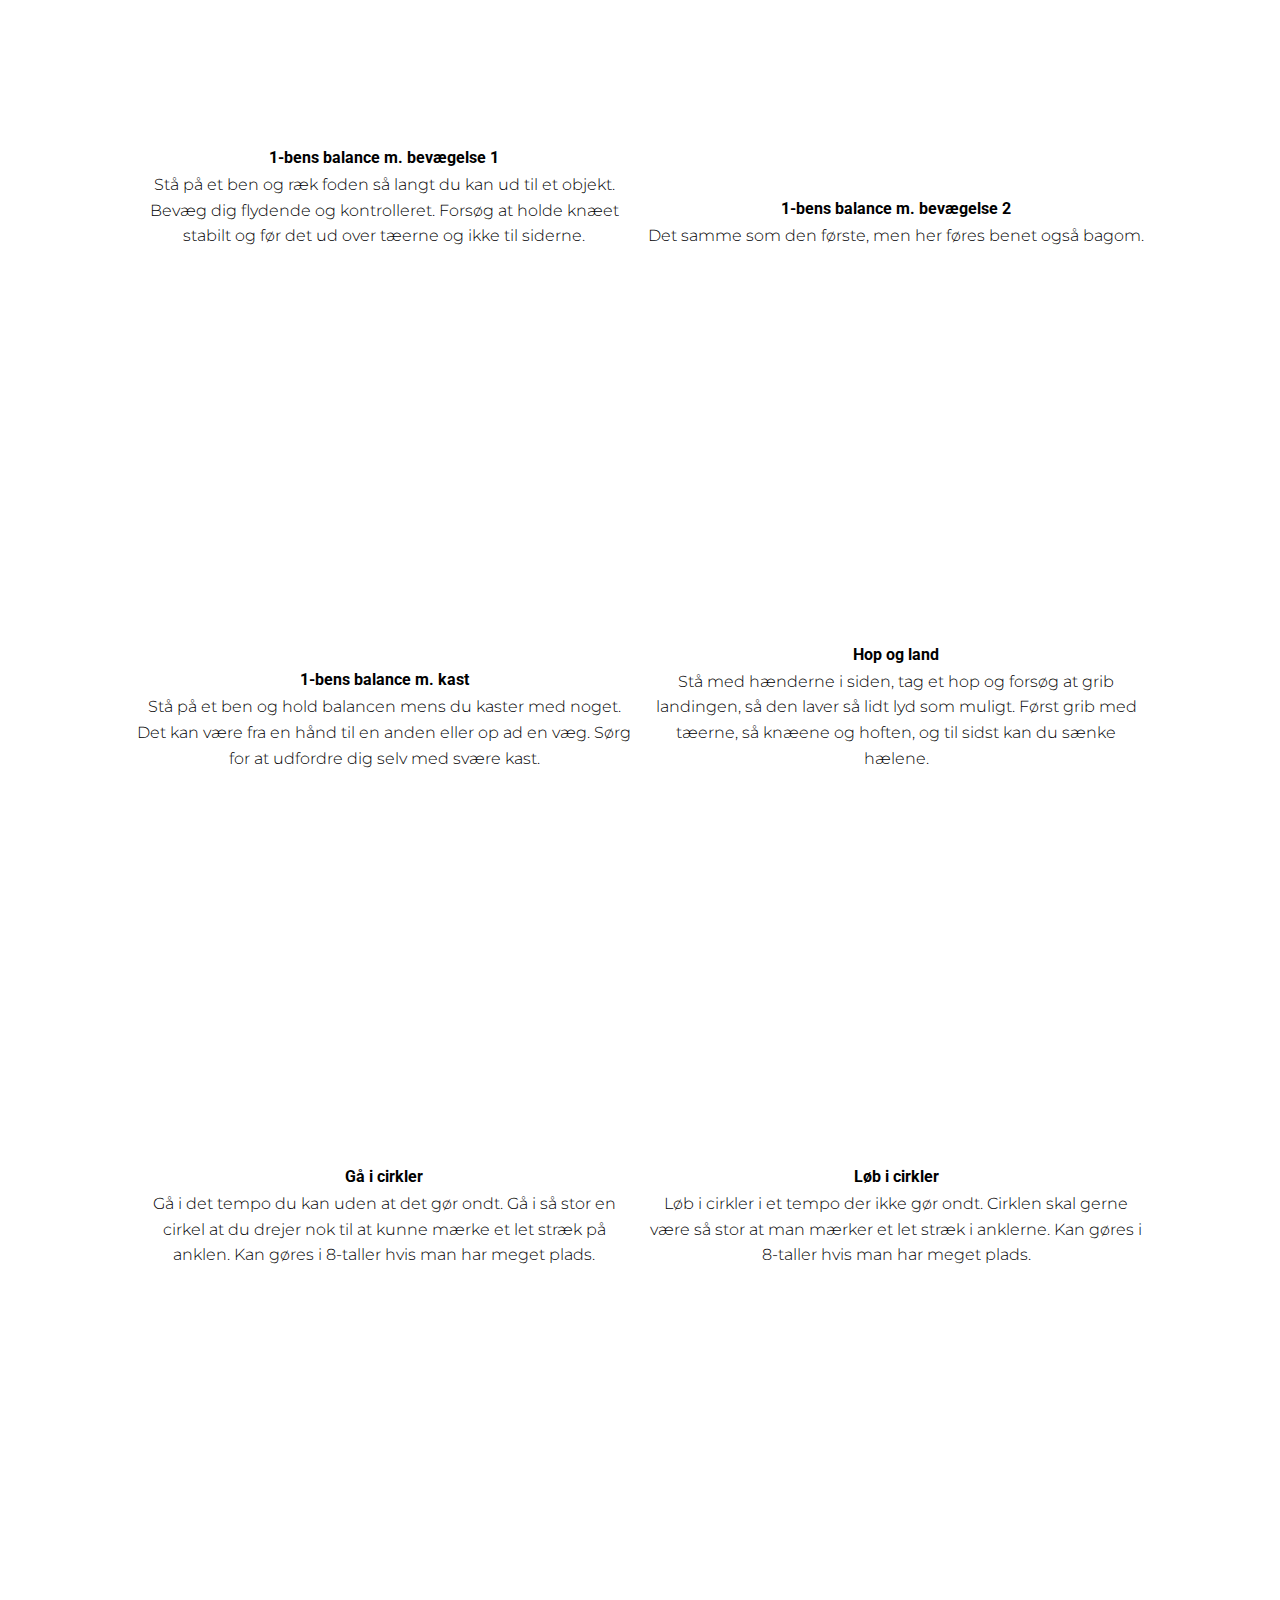
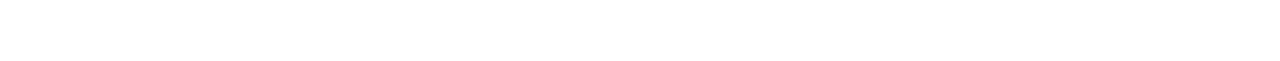
<file: ankler3.html>
<!DOCTYPE html>
<html lang="en" dir="ltr">

<head>
  <meta charset="utf-8">
  <title>Rehab Paradise | Ankler fase 3</title>

  <link rel="preconnect" href="https://fonts.gstatic.com">
  <link href="https://fonts.googleapis.com/css2?family=Roboto&family=Montserrat:wght@300;500;700&display=swap" rel="stylesheet">
  <link rel="stylesheet" href="styles/styles.css">
</head>

<body>
  <header>
    <nav class="navbar">
      <li class="nav-item"><a href="index.html">Start</a></li>
      <li class="nav-item">
        <a href="ankler.html">Ankler</a>
        <nav class="nav-sub">
      <li class="nav-sub-item"><a href="ankler1.html">Ankler 1</a></li>
      <li class="nav-sub-item"><a href="ankler2.html">Ankler 2</a></li>
      <li class="nav-sub-item"><a href="ankler3.html">Ankler 3</a></li>
      <li class="nav-sub-item"><a href="ankler4.html">Ankler 4</a></li>
    </nav>
    </li>
    <li class="nav-item">
      <a href="knæ.html">Knæ</a>
      <nav class="nav-sub">
        <li class="nav-sub-item"><a href="knæ1.html">Knæ 1</a></li>
        <li class="nav-sub-item"><a href="knæ2.html">Knæ 2</a></li>
        <li class="nav-sub-item"><a href="knæ3.html">Knæ 3</a></li>
        <li class="nav-sub-item"><a href="knæ4.html">Knæ 4</a></li>
    </nav>
    </li>
    <li class="nav-item">
      <a href="loading.html">Ryg / Core</a>
      <nav class="nav-sub">
    <li class="nav-sub-item"><a href="loading.html">Ryg / Core 1</a></li>
    <li class="nav-sub-item"><a href="loading.html">Ryg / Core 2</a></li>
    <li class="nav-sub-item"><a href="loading.html">Ryg / Core 3</a></li>
    <li class="nav-sub-item"><a href="loading.html">Ryg / Core 4</a></li>
    </nav>
    </li>
    <li class="nav-item">
      <a href="loading.html">Skulder</a>
      <nav class="nav-sub">
    <li class="nav-sub-item"><a href="loading.html">Skulder 1</a></li>
    <li class="nav-sub-item"><a href="loading.html">Skulder 2</a></li>
    <li class="nav-sub-item"><a href="loading.html">Skulder 3</a></li>
    <li class="nav-sub-item"><a href="loading.html">Skulder 4</a></li>
    </nav>
    </li>
    <li class="nav-item">
      <a href="loading.html">Håndled</a>
      <nav class="nav-sub">
    <li class="nav-sub-item"><a href="loading.html">Håndled 1</a></li>
    <li class="nav-sub-item"><a href="loading.html">Håndled 2</a></li>
    <li class="nav-sub-item"><a href="loading.html">Håndled 3</a></li>
    <li class="nav-sub-item"><a href="loading.html">Håndled 4</a></li>
    </nav>
    </li>
    </nav>
  </header>

  <div class="container">
    <section id="fase3">
      <div class="width-narrow">
        <h2>Fase 3</h2>
        <p>I den her fase arbejdes der med fuld ROM uden smerte eller med lav smerte. Der skal opbygges mere styrke og mere funktionelle øvelser bliver genintroducerede. </p>
      </div>

      <h3 class="header-line"><span>Reps & Sets</span></h3>
      <p class="width-narrow">I den her fase er det ekstra vigtigt at du mærker
        efter i det skadede område. Man begynder ofte at have færre smerter her,
        så det er vigtigt at balancere fremgang og overtræning. Hvis du bare gerne
        vil genoptræne uden at tænke for meget, så kan du bruge nedenstående guidelines,
        men udvælg gerne de øvelser der virker bedst for dig og prioriter dem.
      </p>

      <table>
        <tr>
          <th>Øvelse</th>
          <th>Sets</th>
          <th>Reps</th>
        </tr>
        <tr>
          <td>Stræk</td>
          <td>3</td>
          <td>30 sek</td>
        </tr>
        <tr>
          <td>Dynamisk mobilitet</td>
          <td>2</td>
          <td>10</td>
        </tr>
        <tr>
          <td>Dynamisk styrke</td>
          <td>3</td>
          <td>8</td>
        </tr>
        <tr>
          <td>Balancer</td>
          <td>2</td>
          <td>5 ræk pr. punkt / 20 kast</td>
        </tr>
      </table>

      <h3 class="header-line"><span>Mobilitet</span></h3>

      <div class="grid-container">
        <div class="">
          <h4>Achillesstræk (Soleus)</h4>
          <p>Stå med tæerne på en kant og hælen ud over kanten. Bøj knæet let og sænk så hælen, til du mærker i stræk på læggen og ned til hælen. </p>
          <iframe class="responsive-iframe" src="https://www.youtube.com/embed/dj-8wUg977E" frameborder="0" allow="accelerometer; autoplay; clipboard-write; encrypted-media;
          gyroscope; picture-in-picture" allowfullscreen></iframe>
        </div>

        <div class="">
          <h4>Achillesstræk (Gastrocnemius)</h4>
          <p>Stå med tæerne på en kant og hælen ud over kanten. Med strakt ben sænkes hælen til der mærkes et stræk på læggen og ned til hælen. Dette stræk skulle gerne være anderledes fra soleusstrækket. </p>
          <iframe class="responsive-iframe" src="https://www.youtube.com/embed/ZFS2vfsXQfc" frameborder="0" allow="accelerometer; autoplay; clipboard-write; encrypted-media;
          gyroscope; picture-in-picture" allowfullscreen></iframe>
        </div>

        <div class="">
          <h4>Stræk på fodsålen</h4>
          <p>Sid i hug på tæerne, så der kan mærkes et stræk fra tæerne, langs undersiden af foden, og måske endda til achillessenen. Pres hælene ned mod jorden eller skub dig bagud med armene, hvis strækket ikke er stort nok. </p>
          <iframe class="responsive-iframe" src="https://www.youtube.com/embed/RMIOTDzfpPQ" frameborder="0" allow="accelerometer; autoplay; clipboard-write; encrypted-media;
          gyroscope; picture-in-picture" allowfullscreen></iframe>
        </div>

        <div class="">
          <h4>Sid på knæene</h4>
          <p>Sid på knæene og forsøg at kom helt ned at sidde på hælene. Der skal gerne være et stræk på forsiden af anklerne, skinnebenene og lårene. Du kan eventuelt løfte knæene for at få yderligere stræk på anklen og skinnebenene.</p>
          <iframe class="responsive-iframe" src="https://www.youtube.com/embed/eatg5mVrL78" frameborder="0" allow="accelerometer; autoplay; clipboard-write; encrypted-media;
          gyroscope; picture-in-picture" allowfullscreen></iframe>
        </div>

        <div class="">
          <h4>3D knæ til væg</h4>
          <p>Her skal du på samme måde som ved knæ til væg, finde en passende afstand til væggen. I stedet for kun at bevæge knæet ligefrem, skal du her føre knæet både ud til højre, venstre og i midten. Det skal gerne give et stræk mere rundt om anklen og ikke kun bagpå. </p>
          <iframe class="responsive-iframe" src="https://www.youtube.com/embed/n70QAHjH9oI" frameborder="0" allow="accelerometer; autoplay; clipboard-write; encrypted-media;
          gyroscope; picture-in-picture" allowfullscreen></iframe>
        </div>

        <div class="">
          <h4>Ankelcirkler på vippebræt</h4>
          <p>Stå på et ben på vippebrættet. Brug vippebrættet til at bevæge anklen i så store cirkler som muligt, uden for stor smerte.</p>
          <iframe class="responsive-iframe" src="https://www.youtube.com/embed/IJPEmXXxFZ4" frameborder="0" allow="accelerometer; autoplay; clipboard-write; encrypted-media;
          gyroscope; picture-in-picture" allowfullscreen></iframe>
        </div>

        <div class="">
          <h4>Dynamiske 3D stræk</h4>
          <p>Hav hænderne på en væg eller lignende og stå et godt skridt væk fra den, så du er lænet forover. Tag et skridt frem til begge sider og midten, så du mærker et stræk forskellige steder på anklen. Juster hvor du står og hvor meget vægt du lægger på foden, så strækket ikke gør for ondt, men stadig kan mærkes.</p>
          <iframe class="responsive-iframe" src="https://www.youtube.com/embed/6GJ8XBsFU74" frameborder="0" allow="accelerometer; autoplay; clipboard-write; encrypted-media;
          gyroscope; picture-in-picture" allowfullscreen></iframe>
        </div>

      </div>

      <h3 class="header-line"><span>Styrke</span></h3>

      <div class="grid-container">
        <div class="">
          <h4>Tåbøjninger</h4>
          <p>Hav foden på et viskestykke eller lignende. Krum tæerne for at hive viskestykket tættere på og løft tæerne tilbage til udgangspositionen og gentag.</p>
          <iframe class="responsive-iframe" src="https://www.youtube.com/embed/4GE1Brag2ks" frameborder="0" allow="accelerometer; autoplay; clipboard-write; encrypted-media;
          gyroscope; picture-in-picture" allowfullscreen></iframe>
        </div>

        <div class="">
          <h4>Hælløft</h4>
          <p>Stå på en kant, gerne med vægt. Sænk hælene langsomt ned og stræk herefter tæerne så meget som muligt.</p>
          <iframe class="responsive-iframe" src="https://www.youtube.com/embed/opamZt78Uog" frameborder="0" allow="accelerometer; autoplay; clipboard-write; encrypted-media;
          gyroscope; picture-in-picture" allowfullscreen></iframe>
        </div>

        <div class="">
          <h4>Dorsifleksion m. elastik</h4>
          <p>Sæt en elastik om foden og træk den til dig. Forsøg at brug hele bevægeudslaget i bevægelsen. Sørg for at det er flydende kontrollerede bevægelser.</p>
          <iframe class="responsive-iframe" src="https://www.youtube.com/embed/rcZX-EgTMhc" frameborder="0" allow="accelerometer; autoplay; clipboard-write; encrypted-media;
            gyroscope; picture-in-picture" allowfullscreen></iframe>
        </div>

        <div class="">
          <h4>Eversion m. elastik</h4>
          <p>Spænd elastikken om foden fra indersiden. Forsøg at holde anklen i en neutral position og vend fodsålen væk fra elastikkens ankerpunkt.</p>
          <iframe class="responsive-iframe" src="https://www.youtube.com/embed/PLRhTI8XySc" frameborder="0" allow="accelerometer; autoplay; clipboard-write; encrypted-media;
            gyroscope; picture-in-picture" allowfullscreen></iframe>
        </div>

        <div class="">
          <h4>Inversion m. elastik</h4>
          <p>Spænd elastikken om foden fra ydersiden. Forsøg at hold anklen i en neutral position og vend fodsålen væk fra elastikkens ankerpunkt.</p>
          <iframe class="responsive-iframe" src="https://www.youtube.com/embed/F4iTIQREBNU" frameborder="0" allow="accelerometer; autoplay; clipboard-write; encrypted-media;
            gyroscope; picture-in-picture" allowfullscreen></iframe>
        </div>

        <div class="">
          <h4>Cirkler m. elastik (Eversion)</h4>
          <p>Med en elastik om foden der trækker ind mod midten af kroppen, bevæges foden i så store cirkler som muligt. Gerne både med og mod urets retning.</p>
          <iframe class="responsive-iframe" src="https://www.youtube.com/embed/H058NfVfncQ" frameborder="0" allow="accelerometer; autoplay; clipboard-write; encrypted-media;
            gyroscope; picture-in-picture" allowfullscreen></iframe>
        </div>

        <div class="">
          <h4>Cirkler m. foden (Inversion)</h4>
          <p>Elastikken fastgøres så den trækker foden væk fra midten af kroppen. Der laves så store cirkler med foden som muligt. Gerne både med og mod urets retning.</p>
          <iframe class="responsive-iframe" src="https://www.youtube.com/embed/_f4WwcnHp0o" frameborder="0" allow="accelerometer; autoplay; clipboard-write; encrypted-media;
            gyroscope; picture-in-picture" allowfullscreen></iframe>
        </div>

        <div class="">
          <h4>Monsterwalk</h4>
          <p>Sæt en elastik om anklerne, hav et let bøj i benene og gå sidelæns. Forsøg at hold knæ og ankler i samme position, så det primært er hoften der bevæger sig.</p>
          <iframe class="responsive-iframe" src="https://www.youtube.com/embed/UJpZ2_LtrDE" frameborder="0" allow="accelerometer; autoplay; clipboard-write; encrypted-media;
          gyroscope; picture-in-picture" allowfullscreen></iframe>
        </div>

        <div class="">
          <h4>1-bens balance m. bevægelse 1</h4>
          <p>Stå på et ben og ræk foden så langt du kan ud til et objekt. Bevæg dig flydende og kontrolleret. Forsøg at holde knæet stabilt og før det ud over tæerne og ikke til siderne.</p>
          <iframe class="responsive-iframe" src="https://www.youtube.com/embed/h_VsmTWundU" frameborder="0" allow="accelerometer; autoplay; clipboard-write; encrypted-media;
          gyroscope; picture-in-picture" allowfullscreen></iframe>
        </div>

        <div class="">
          <h4>1-bens balance m. bevægelse 2</h4>
          <p>Det samme som den første, men her føres benet også bagom. </p>
          <iframe class="responsive-iframe" src="https://www.youtube.com/embed/FA6WbbAYMHE" frameborder="0" allow="accelerometer; autoplay; clipboard-write; encrypted-media;
          gyroscope; picture-in-picture" allowfullscreen></iframe>
        </div>

        <div class="">
          <h4>1-bens balance m. kast</h4>
          <p>Stå på et ben og hold balancen mens du kaster med noget. Det kan være fra en hånd til en anden eller op ad en væg. Sørg for at udfordre dig selv med svære kast.</p>
          <iframe class="responsive-iframe" src="https://www.youtube.com/embed/GUpsBVzrrQI" frameborder="0" allow="accelerometer; autoplay; clipboard-write; encrypted-media;
          gyroscope; picture-in-picture" allowfullscreen></iframe>
        </div>

        <div class="">
          <h4>Hop og land</h4>
          <p>Stå med hænderne i siden, tag et hop og forsøg at grib landingen, så den laver så lidt lyd som muligt. Først grib med tæerne, så knæene og hoften, og til sidst kan du sænke hælene.</p>
          <iframe class="responsive-iframe" src="https://www.youtube.com/embed/TSyrqNO2O-g" frameborder="0" allow="accelerometer; autoplay; clipboard-write; encrypted-media;
          gyroscope; picture-in-picture" allowfullscreen></iframe>
        </div>

        <div class="">
          <h4>Gå i cirkler</h4>
          <p>Gå i det tempo du kan uden at det gør ondt. Gå i så stor en cirkel at du drejer nok til at kunne mærke et let stræk på anklen. Kan gøres i 8-taller hvis man har meget plads.</p>
          <iframe class="responsive-iframe" src="https://www.youtube.com/embed/N8uCbWejUt0" frameborder="0" allow="accelerometer; autoplay; clipboard-write; encrypted-media;
          gyroscope; picture-in-picture" allowfullscreen></iframe>
        </div>

        <div class="">
          <h4>Løb i cirkler</h4>
          <p>Løb i cirkler i et tempo der ikke gør ondt. Cirklen skal gerne være så stor at man mærker et let stræk i anklerne. Kan gøres i 8-taller hvis man har meget plads.</p>
          <iframe class="responsive-iframe" src="https://www.youtube.com/embed/JOwD9oanq-s" frameborder="0" allow="accelerometer; autoplay; clipboard-write; encrypted-media;
          gyroscope; picture-in-picture" allowfullscreen></iframe>
        </div>

      </div>

    </section>

  </div>

</body>

</html>
</file>
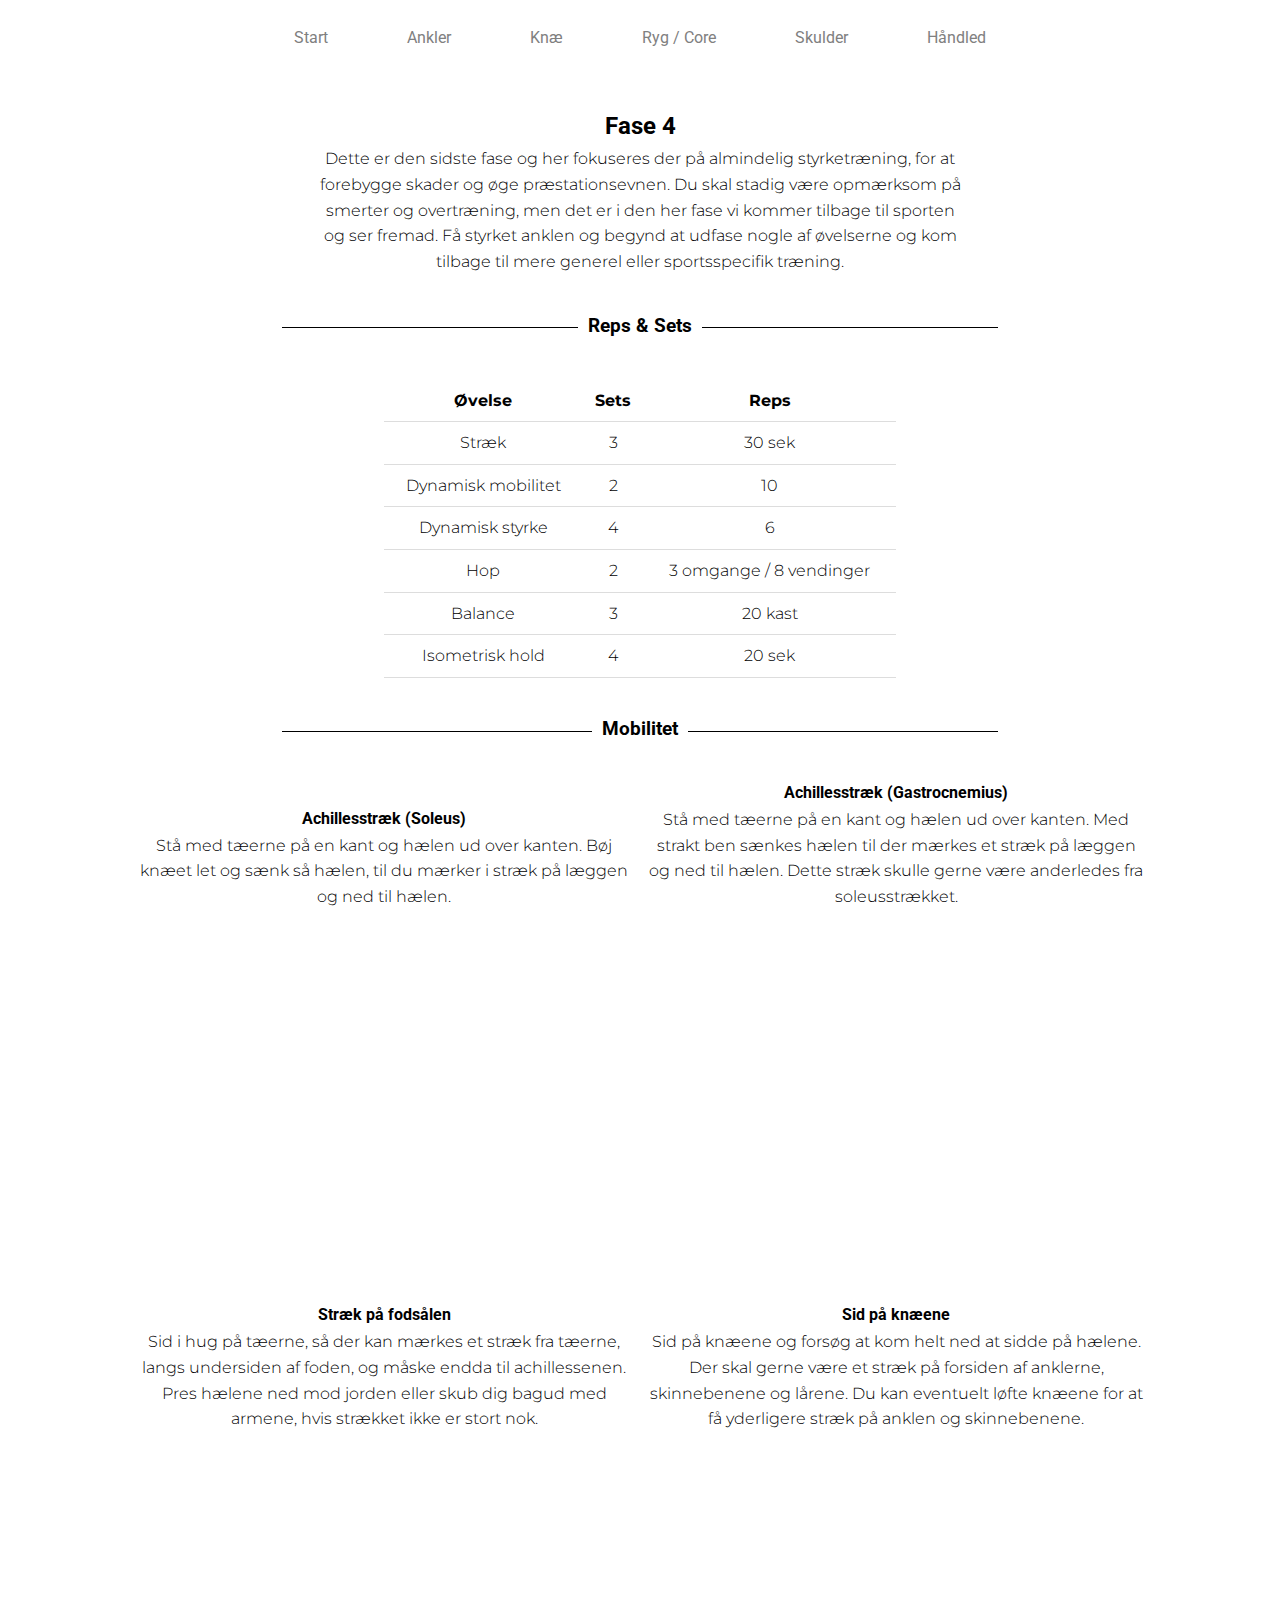
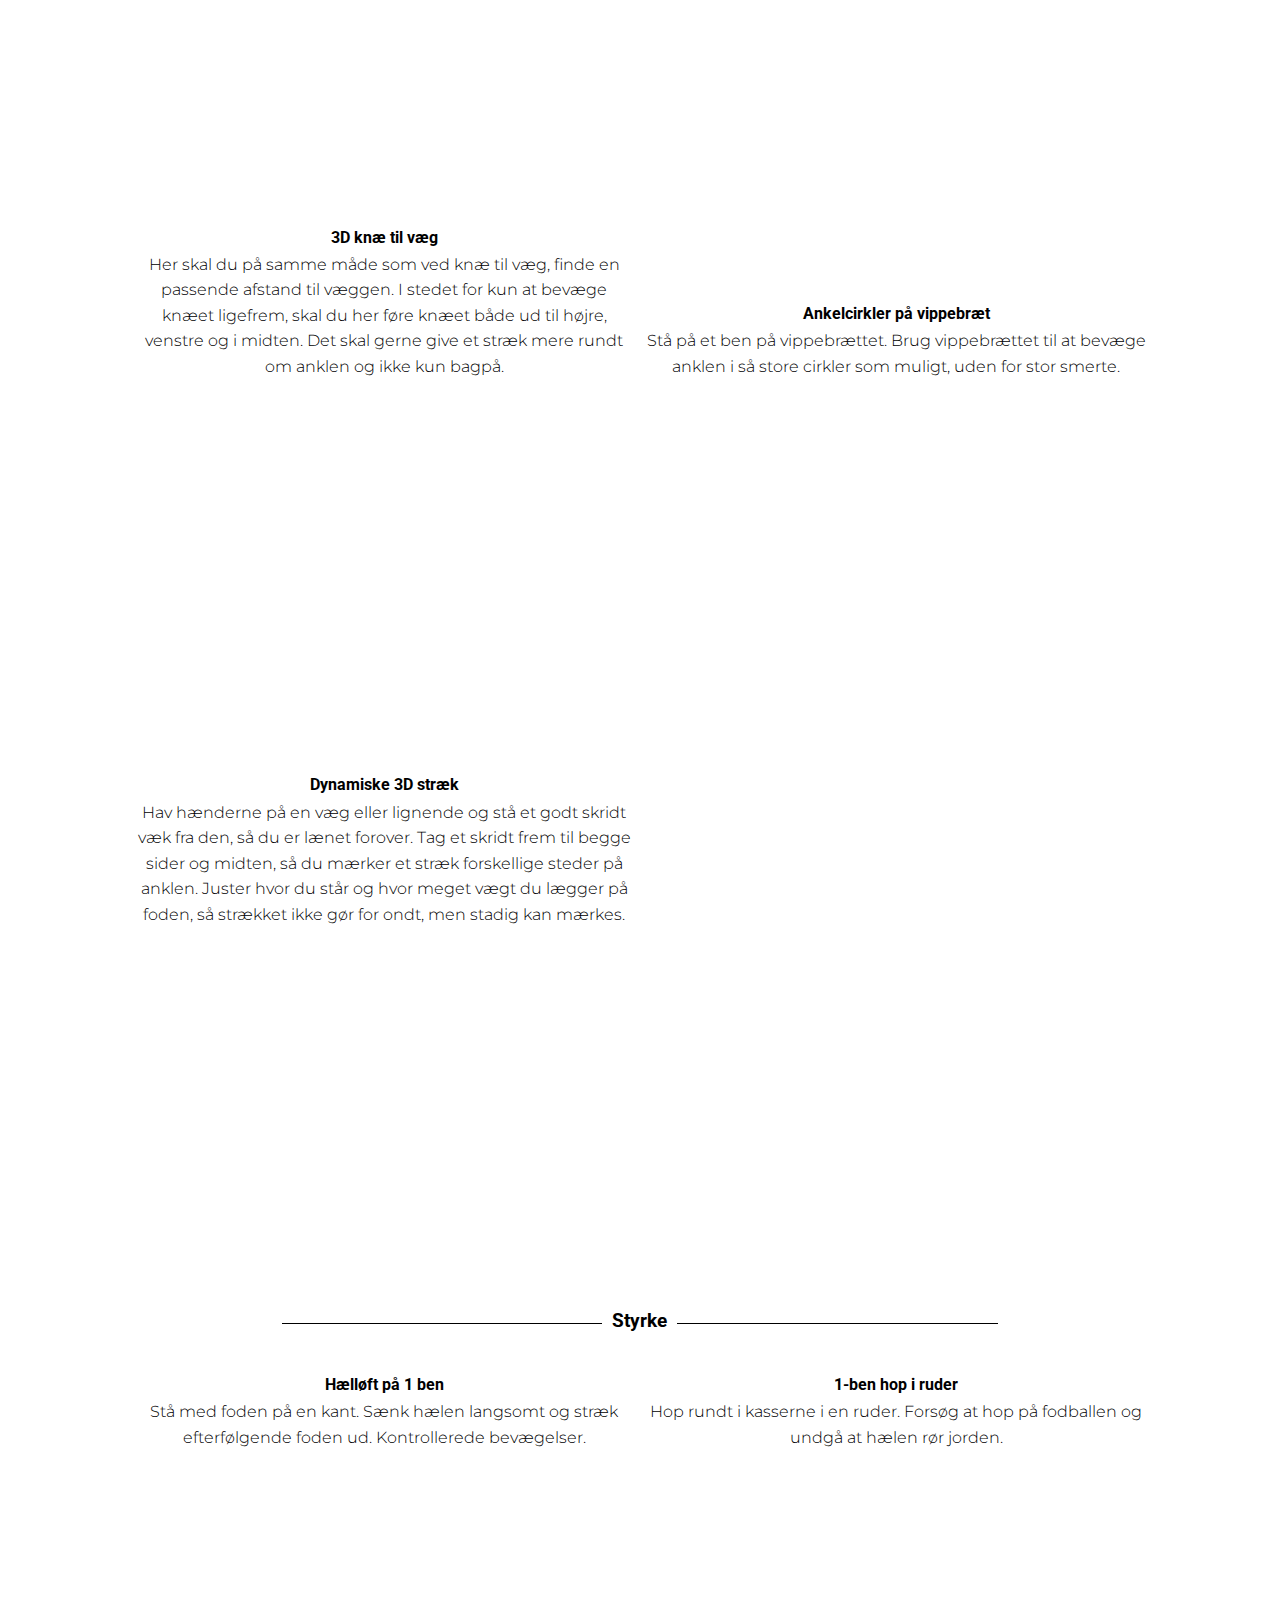
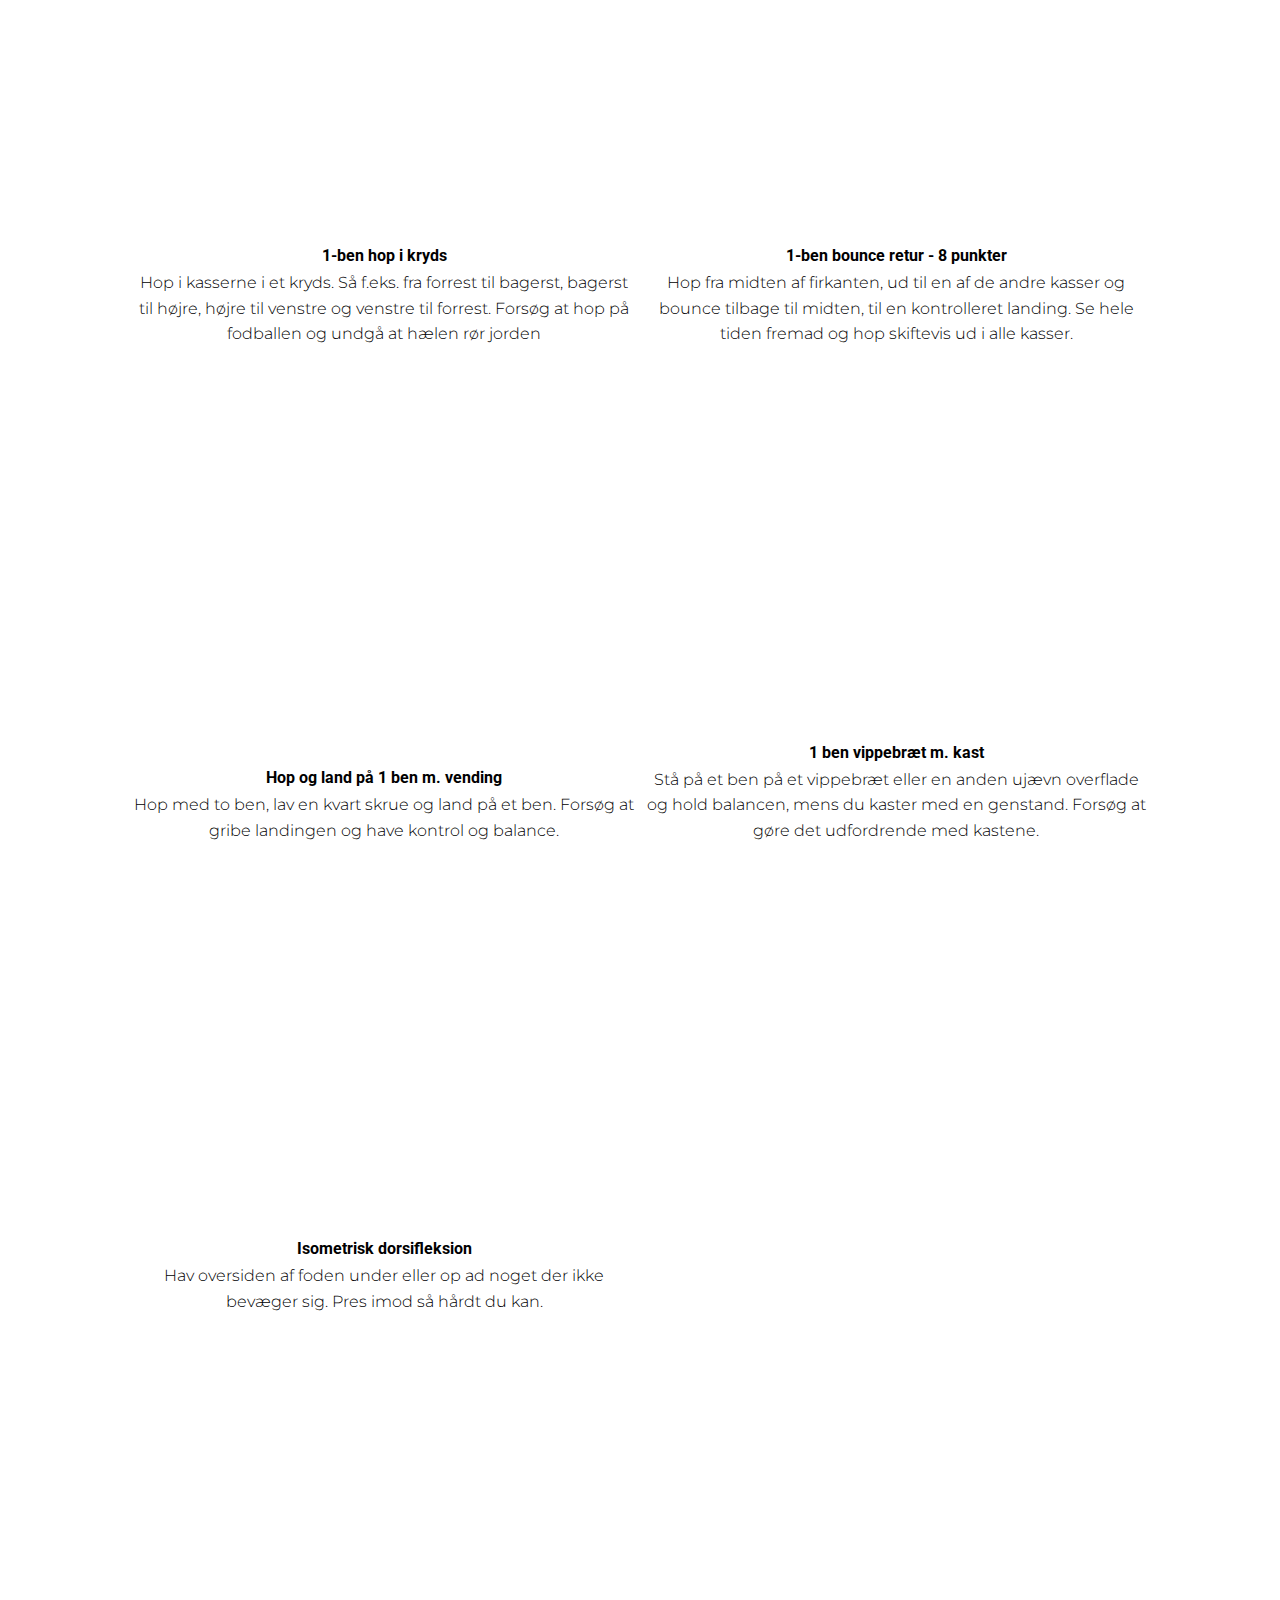
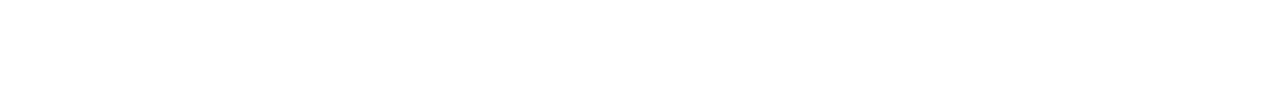
<file: ankler4.html>
<!DOCTYPE html>
<html lang="en" dir="ltr">

<head>
  <meta charset="utf-8">
  <title>Rehab Paradise | Ankler fase 4</title>

  <link rel="preconnect" href="https://fonts.gstatic.com">
  <link href="https://fonts.googleapis.com/css2?family=Roboto&family=Montserrat:wght@300;500;700&display=swap" rel="stylesheet">
  <link rel="stylesheet" href="styles/styles.css">
</head>

<body>
  <header>
    <nav class="navbar">
      <li class="nav-item"><a href="index.html">Start</a></li>
      <li class="nav-item">
        <a href="ankler.html">Ankler</a>
        <nav class="nav-sub">
      <li class="nav-sub-item"><a href="ankler1.html">Ankler 1</a></li>
      <li class="nav-sub-item"><a href="ankler2.html">Ankler 2</a></li>
      <li class="nav-sub-item"><a href="ankler3.html">Ankler 3</a></li>
      <li class="nav-sub-item"><a href="ankler4.html">Ankler 4</a></li>
    </nav>
    </li>
    <li class="nav-item">
      <a href="knæ.html">Knæ</a>
      <nav class="nav-sub">
        <li class="nav-sub-item"><a href="knæ1.html">Knæ 1</a></li>
        <li class="nav-sub-item"><a href="knæ2.html">Knæ 2</a></li>
        <li class="nav-sub-item"><a href="knæ3.html">Knæ 3</a></li>
        <li class="nav-sub-item"><a href="knæ4.html">Knæ 4</a></li>
    </nav>
    </li>
    <li class="nav-item">
      <a href="loading.html">Ryg / Core</a>
      <nav class="nav-sub">
    <li class="nav-sub-item"><a href="loading.html">Ryg / Core 1</a></li>
    <li class="nav-sub-item"><a href="loading.html">Ryg / Core 2</a></li>
    <li class="nav-sub-item"><a href="loading.html">Ryg / Core 3</a></li>
    <li class="nav-sub-item"><a href="loading.html">Ryg / Core 4</a></li>
    </nav>
    </li>
    <li class="nav-item">
      <a href="loading.html">Skulder</a>
      <nav class="nav-sub">
    <li class="nav-sub-item"><a href="loading.html">Skulder 1</a></li>
    <li class="nav-sub-item"><a href="loading.html">Skulder 2</a></li>
    <li class="nav-sub-item"><a href="loading.html">Skulder 3</a></li>
    <li class="nav-sub-item"><a href="loading.html">Skulder 4</a></li>
    </nav>
    </li>
    <li class="nav-item">
      <a href="loading.html">Håndled</a>
      <nav class="nav-sub">
    <li class="nav-sub-item"><a href="loading.html">Håndled 1</a></li>
    <li class="nav-sub-item"><a href="loading.html">Håndled 2</a></li>
    <li class="nav-sub-item"><a href="loading.html">Håndled 3</a></li>
    <li class="nav-sub-item"><a href="loading.html">Håndled 4</a></li>
    </nav>
    </li>
    </nav>
  </header>

  <div class="container">
    <section id="fase4">
      <div class="width-narrow">
        <h2>Fase 4</h2>
        <p>Dette er den sidste fase og her fokuseres der på almindelig styrketræning, for at forebygge skader og øge præstationsevnen.
          Du skal stadig være opmærksom på smerter og overtræning, men det er i den
          her fase vi kommer tilbage til sporten og ser fremad. Få styrket anklen og
          begynd at udfase nogle af øvelserne og kom tilbage til mere generel eller
          sportsspecifik træning.</p>
      </div>

      <h3 class="header-line"><span>Reps & Sets</span></h3>

      <table>
        <tr>
          <th>Øvelse</th>
          <th>Sets</th>
          <th>Reps</th>
        </tr>
        <tr>
          <td>Stræk</td>
          <td>3</td>
          <td>30 sek</td>
        </tr>
        <tr>
          <td>Dynamisk mobilitet</td>
          <td>2</td>
          <td>10</td>
        </tr>
        <tr>
          <td>Dynamisk styrke</td>
          <td>4</td>
          <td>6</td>
        </tr>
        <tr>
          <td>Hop</td>
          <td>2</td>
          <td>3 omgange / 8 vendinger</td>
        </tr>
        <tr>
          <td>Balance</td>
          <td>3</td>
          <td>20 kast</td>
        </tr>
        <tr>
          <td>Isometrisk hold</td>
          <td>4</td>
          <td>20 sek</td>
        </tr>
      </table>

      <h3 class="header-line"><span>Mobilitet</span></h3>

      <div class="grid-container">
        <div class="">
          <h4>Achillesstræk (Soleus)</h4>
          <p>Stå med tæerne på en kant og hælen ud over kanten. Bøj knæet let og sænk så hælen, til du mærker i stræk på læggen og ned til hælen. </p>
          <iframe class="responsive-iframe" src="https://www.youtube.com/embed/dj-8wUg977E" frameborder="0" allow="accelerometer; autoplay; clipboard-write; encrypted-media;
          gyroscope; picture-in-picture" allowfullscreen></iframe>
        </div>

        <div class="">
          <h4>Achillesstræk (Gastrocnemius)</h4>
          <p>Stå med tæerne på en kant og hælen ud over kanten. Med strakt ben sænkes hælen til der mærkes et stræk på læggen og ned til hælen. Dette stræk skulle gerne være anderledes fra soleusstrækket. </p>
          <iframe class="responsive-iframe" src="https://www.youtube.com/embed/ZFS2vfsXQfc" frameborder="0" allow="accelerometer; autoplay; clipboard-write; encrypted-media;
          gyroscope; picture-in-picture" allowfullscreen></iframe>
        </div>

        <div class="">
          <h4>Stræk på fodsålen</h4>
          <p>Sid i hug på tæerne, så der kan mærkes et stræk fra tæerne, langs undersiden af foden, og måske endda til achillessenen. Pres hælene ned mod jorden eller skub dig bagud med armene, hvis strækket ikke er stort nok. </p>
          <iframe class="responsive-iframe" src="https://www.youtube.com/embed/RMIOTDzfpPQ" frameborder="0" allow="accelerometer; autoplay; clipboard-write; encrypted-media;
          gyroscope; picture-in-picture" allowfullscreen></iframe>
        </div>

        <div class="">
          <h4>Sid på knæene</h4>
          <p>Sid på knæene og forsøg at kom helt ned at sidde på hælene. Der skal gerne være et stræk på forsiden af anklerne, skinnebenene og lårene. Du kan eventuelt løfte knæene for at få yderligere stræk på anklen og skinnebenene.</p>
          <iframe class="responsive-iframe" src="https://www.youtube.com/embed/eatg5mVrL78" frameborder="0" allow="accelerometer; autoplay; clipboard-write; encrypted-media;
          gyroscope; picture-in-picture" allowfullscreen></iframe>
        </div>

        <div class="">
          <h4>3D knæ til væg</h4>
          <p>Her skal du på samme måde som ved knæ til væg, finde en passende afstand til væggen. I stedet for kun at bevæge knæet ligefrem, skal du her føre knæet både ud til højre, venstre og i midten. Det skal gerne give et stræk mere rundt om anklen og ikke kun bagpå. </p>
          <iframe class="responsive-iframe" src="https://www.youtube.com/embed/n70QAHjH9oI" frameborder="0" allow="accelerometer; autoplay; clipboard-write; encrypted-media;
          gyroscope; picture-in-picture" allowfullscreen></iframe>
        </div>

        <div class="">
          <h4>Ankelcirkler på vippebræt</h4>
          <p>Stå på et ben på vippebrættet. Brug vippebrættet til at bevæge anklen i så store cirkler som muligt, uden for stor smerte.</p>
          <iframe class="responsive-iframe" src="https://www.youtube.com/embed/IJPEmXXxFZ4" frameborder="0" allow="accelerometer; autoplay; clipboard-write; encrypted-media;
          gyroscope; picture-in-picture" allowfullscreen></iframe>
        </div>

        <div class="">
          <h4>Dynamiske 3D stræk</h4>
          <p>Hav hænderne på en væg eller lignende og stå et godt skridt væk fra den, så du er lænet forover. Tag et skridt frem til begge sider og midten, så du mærker et stræk forskellige steder på anklen. Juster hvor du står og hvor meget vægt du lægger på foden, så strækket ikke gør for ondt, men stadig kan mærkes.</p>
          <iframe class="responsive-iframe" src="https://www.youtube.com/embed/6GJ8XBsFU74" frameborder="0" allow="accelerometer; autoplay; clipboard-write; encrypted-media;
          gyroscope; picture-in-picture" allowfullscreen></iframe>
        </div>

      </div>

      <h3 class="header-line"><span>Styrke</span></h3>

      <div class="grid-container">
        <div class="">
          <h4>Hælløft på 1 ben</h4>
          <p>Stå med foden på en kant. Sænk hælen langsomt og stræk efterfølgende foden ud. Kontrollerede bevægelser.</p>
          <iframe class="responsive-iframe" src="https://www.youtube.com/embed/Wjd2eYYcxAw" frameborder="0" allow="accelerometer; autoplay; clipboard-write; encrypted-media;
          gyroscope; picture-in-picture" allowfullscreen></iframe>
        </div>

        <div class="">
          <h4>1-ben hop i ruder</h4>
          <p>Hop rundt i kasserne i en ruder. Forsøg at hop på fodballen og undgå at hælen rør jorden.</p>
          <iframe class="responsive-iframe" src="https://www.youtube.com/embed/7Z2UhVUFVtE" frameborder="0" allow="accelerometer; autoplay; clipboard-write; encrypted-media;
          gyroscope; picture-in-picture" allowfullscreen></iframe>
        </div>

        <div class="">
          <h4>1-ben hop i kryds</h4>
          <p>Hop i kasserne i et kryds. Så f.eks. fra forrest til bagerst, bagerst til højre, højre til venstre og venstre til forrest. Forsøg at hop på fodballen og undgå at hælen rør jorden</p>
          <iframe class="responsive-iframe" src="https://www.youtube.com/embed/trsF1yLIq1A" frameborder="0" allow="accelerometer; autoplay; clipboard-write; encrypted-media;
          gyroscope; picture-in-picture" allowfullscreen></iframe>
        </div>

        <div class="">
          <h4>1-ben bounce retur - 8 punkter</h4>
          <p>Hop fra midten af firkanten, ud til en af de andre kasser og bounce tilbage til midten, til en kontrolleret landing. Se hele tiden fremad og hop skiftevis ud i alle kasser.</p>
          <iframe class="responsive-iframe" src="https://www.youtube.com/embed/HKdXPAU7rig" frameborder="0" allow="accelerometer; autoplay; clipboard-write; encrypted-media;
          gyroscope; picture-in-picture" allowfullscreen></iframe>
        </div>

        <div class="">
          <h4>Hop og land på 1 ben m. vending</h4>
          <p>Hop med to ben, lav en kvart skrue og land på et ben. Forsøg at gribe landingen og have kontrol og balance.</p>
          <iframe class="responsive-iframe" src="https://www.youtube.com/embed/tOtx6NYRio0" frameborder="0" allow="accelerometer; autoplay; clipboard-write; encrypted-media;
          gyroscope; picture-in-picture" allowfullscreen></iframe>
        </div>

        <div class="">
          <h4>1 ben vippebræt m. kast</h4>
          <p>Stå på et ben på et vippebræt eller en anden ujævn overflade og hold balancen, mens du kaster med en genstand. Forsøg at gøre det udfordrende med kastene.</p>
          <iframe class="responsive-iframe" src="https://www.youtube.com/embed/AKQPJDYxNi4" frameborder="0" allow="accelerometer; autoplay; clipboard-write; encrypted-media;
          gyroscope; picture-in-picture" allowfullscreen></iframe>
        </div>

        <div class="">
          <h4>Isometrisk dorsifleksion</h4>
          <p>Hav oversiden af foden under eller op ad noget der ikke bevæger sig. Pres imod så hårdt du kan.</p>
          <iframe class="responsive-iframe" src="https://www.youtube.com/embed/YdC7rPcbyYA" frameborder="0" allow="accelerometer; autoplay; clipboard-write; encrypted-media;
            gyroscope; picture-in-picture" allowfullscreen></iframe>
        </div>

      </div>

    </section>

  </div>

</body>

</html>
</file>
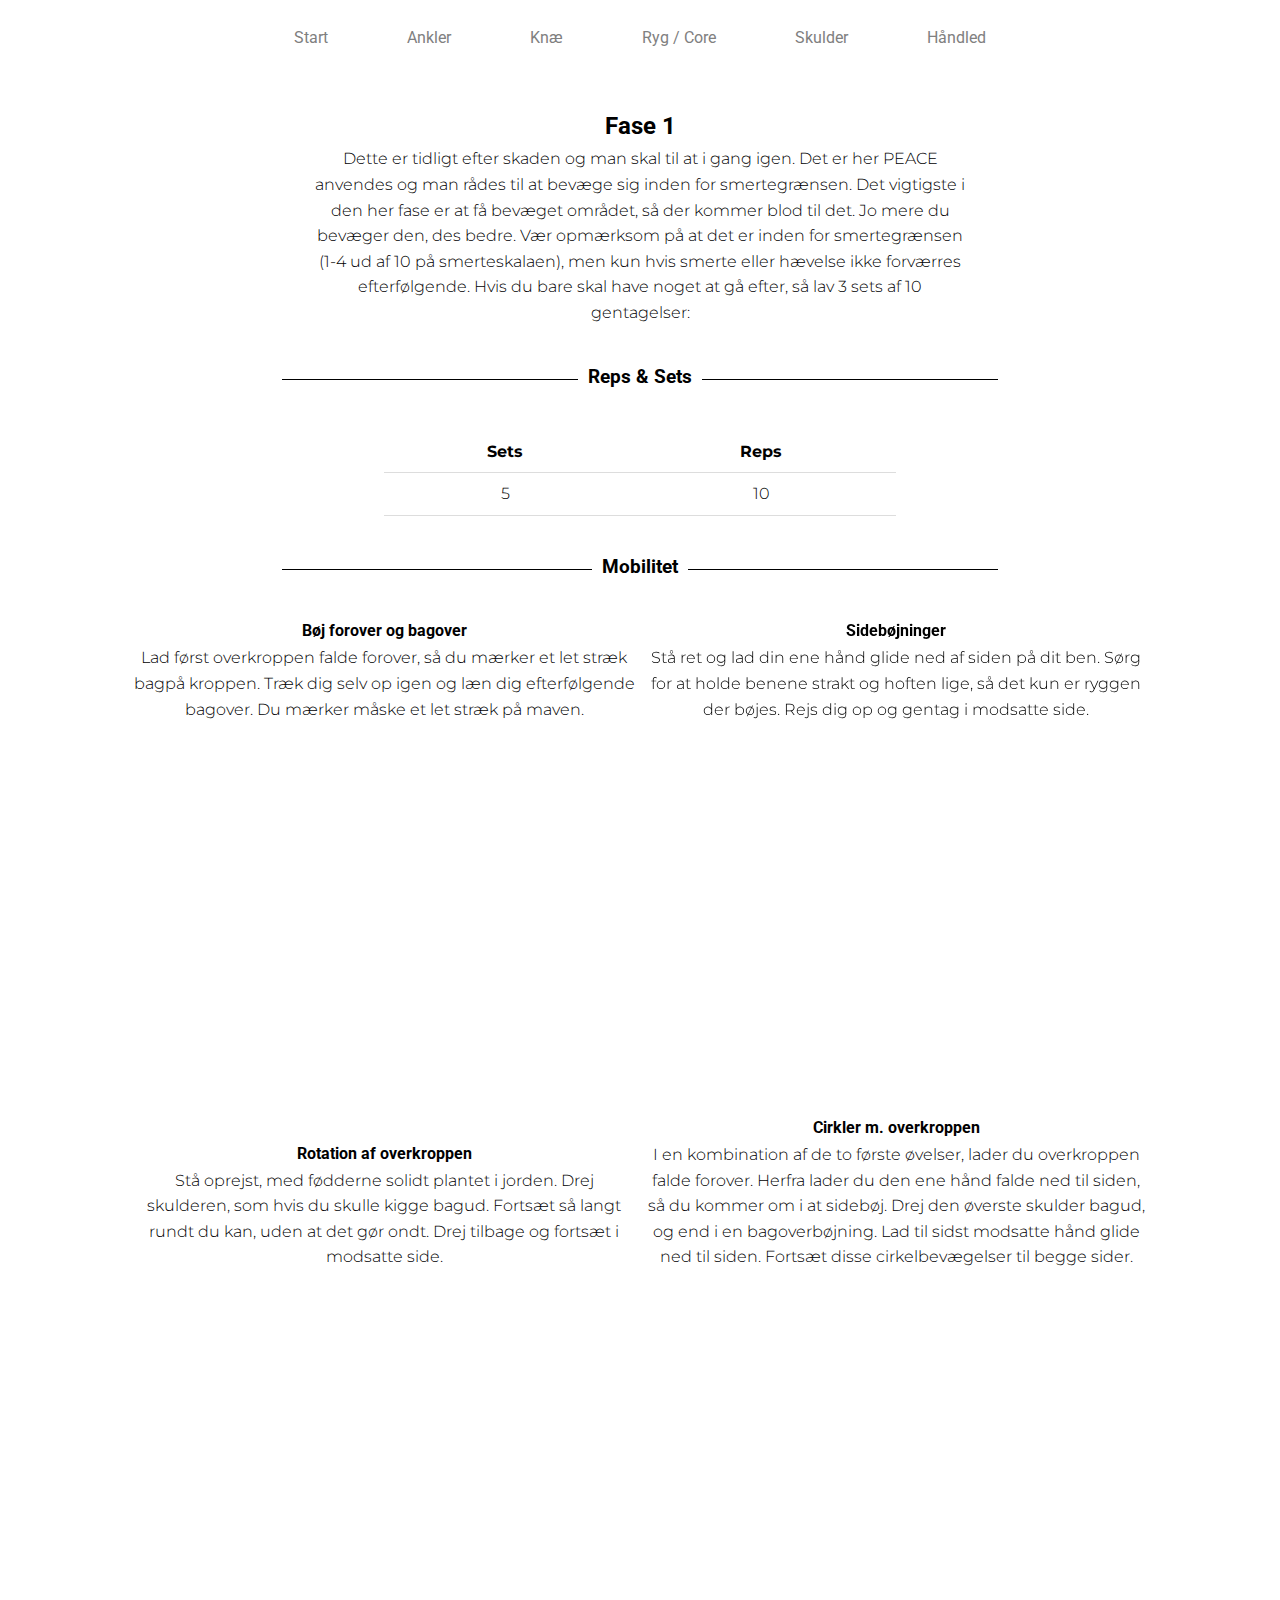
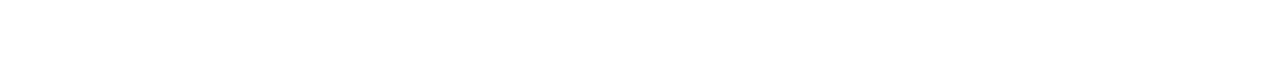
<file: core1.html>
<!DOCTYPE html>
<html lang="en" dir="ltr">

<head>
  <meta charset="utf-8">
  <title>Rehab Paradise | Core fase 1</title>

  <link rel="preconnect" href="https://fonts.gstatic.com">
  <link href="https://fonts.googleapis.com/css2?family=Roboto&family=Montserrat:wght@300;500;700&display=swap" rel="stylesheet">
  <link rel="stylesheet" href="styles/styles.css">
</head>

<body>
  <header>
    <nav class="navbar">
      <li class="nav-item"><a href="index.html">Start</a></li>
      <li class="nav-item">
        <a href="ankler.html">Ankler</a>
        <nav class="nav-sub">
      <li class="nav-sub-item"><a href="ankler1.html">Ankler 1</a></li>
      <li class="nav-sub-item"><a href="ankler2.html">Ankler 2</a></li>
      <li class="nav-sub-item"><a href="ankler3.html">Ankler 3</a></li>
      <li class="nav-sub-item"><a href="ankler4.html">Ankler 4</a></li>
    </nav>
    </li>
    <li class="nav-item">
      <a href="knæ.html">Knæ</a>
      <nav class="nav-sub">
        <li class="nav-sub-item"><a href="knæ1.html">Knæ 1</a></li>
        <li class="nav-sub-item"><a href="knæ2.html">Knæ 2</a></li>
        <li class="nav-sub-item"><a href="knæ3.html">Knæ 3</a></li>
        <li class="nav-sub-item"><a href="knæ4.html">Knæ 4</a></li>
    </nav>
    </li>
    <li class="nav-item">
      <a href="loading.html">Ryg / Core</a>
      <nav class="nav-sub">
    <li class="nav-sub-item"><a href="loading.html">Ryg / Core 1</a></li>
    <li class="nav-sub-item"><a href="loading.html">Ryg / Core 2</a></li>
    <li class="nav-sub-item"><a href="loading.html">Ryg / Core 3</a></li>
    <li class="nav-sub-item"><a href="loading.html">Ryg / Core 4</a></li>
    </nav>
    </li>
    <li class="nav-item">
      <a href="loading.html">Skulder</a>
      <nav class="nav-sub">
    <li class="nav-sub-item"><a href="loading.html">Skulder 1</a></li>
    <li class="nav-sub-item"><a href="loading.html">Skulder 2</a></li>
    <li class="nav-sub-item"><a href="loading.html">Skulder 3</a></li>
    <li class="nav-sub-item"><a href="loading.html">Skulder 4</a></li>
    </nav>
    </li>
    <li class="nav-item">
      <a href="loading.html">Håndled</a>
      <nav class="nav-sub">
    <li class="nav-sub-item"><a href="loading.html">Håndled 1</a></li>
    <li class="nav-sub-item"><a href="loading.html">Håndled 2</a></li>
    <li class="nav-sub-item"><a href="loading.html">Håndled 3</a></li>
    <li class="nav-sub-item"><a href="loading.html">Håndled 4</a></li>
    </nav>
    </li>
    </nav>
  </header>

  <div class="container">
    <section id="fase1">
      <div class="width-narrow">
        <h2>Fase 1</h2>
        <p>Dette er tidligt efter skaden og man skal til at i gang igen. Det er her
          PEACE anvendes og man rådes til at bevæge sig inden for smertegrænsen.
          Det vigtigste i den her fase er at få bevæget området,
            så der kommer blod til det. Jo mere du bevæger den, des bedre. Vær opmærksom
            på at det er inden for smertegrænsen (1-4 ud af 10 på smerteskalaen), men
            kun hvis smerte eller hævelse ikke forværres efterfølgende.
            Hvis du bare skal have noget at gå efter, så lav 3 sets af 10 gentagelser:</p>
      </div>

      <h3 class="header-line"><span>Reps & Sets</span></h3>

      <p class="width-narrow">
      </p>

      <table>
        <tr>
          <th>Sets</th>
          <th>Reps</th>
        </tr>
        <tr>
          <td>5</td>
          <td>10</td>
        </tr>
      </table>

      <h3 class="header-line"><span>Mobilitet</span></h3>

      <div class="grid-container">
        <div class="">
          <h4>Bøj forover og bagover</h4>
          <p>Lad først overkroppen falde forover, så du mærker et let stræk bagpå kroppen. Træk dig selv op igen og læn dig efterfølgende bagover. Du mærker måske et let stræk på maven. </p>
          <iframe class="responsive-iframe" src="https://www.youtube.com/embed/5XWdVjLN9AY" frameborder="0" allow="accelerometer; autoplay; clipboard-write; encrypted-media;
          gyroscope; picture-in-picture" allowfullscreen></iframe>
        </div>

        <div class="">
          <h4>Sidebøjninger</h4>
          <p>Stå ret og lad din ene hånd glide ned af siden på dit ben. Sørg for at holde benene strakt og hoften lige, så det kun er ryggen der bøjes. Rejs dig op og gentag i modsatte side. </p>
          <iframe class="responsive-iframe" src="https://www.youtube.com/embed/Nbb65IHhoKE" frameborder="0" allow="accelerometer; autoplay; clipboard-write; encrypted-media;
          gyroscope; picture-in-picture" allowfullscreen></iframe>
        </div>

        <div class="">
          <h4>Rotation af overkroppen</h4>
          <p>Stå oprejst, med fødderne solidt plantet i jorden. Drej skulderen, som hvis du skulle kigge bagud. Fortsæt så langt rundt du kan, uden at det gør ondt. Drej tilbage og fortsæt i modsatte side. </p>
          <iframe class="responsive-iframe" src="https://www.youtube.com/embed/BhAAhXasCQY" frameborder="0" allow="accelerometer; autoplay; clipboard-write; encrypted-media;
          gyroscope; picture-in-picture" allowfullscreen></iframe>
        </div>

        <div class="">
          <h4>Cirkler m. overkroppen</h4>
          <p>I en kombination af de to første øvelser, lader du overkroppen falde forover. Herfra lader du den ene hånd falde ned til siden, så du kommer om i at sidebøj. Drej den øverste skulder bagud, og end i en bagoverbøjning. Lad til sidst modsatte hånd glide ned til siden. Fortsæt disse cirkelbevægelser til begge sider. </p>
          <iframe class="responsive-iframe" src="https://www.youtube.com/embed/FT5tDzwD-uo" frameborder="0" allow="accelerometer; autoplay; clipboard-write; encrypted-media;
          gyroscope; picture-in-picture" allowfullscreen></iframe>
        </div>
      </div>
    </section>
  </div>
</body>

</html>
</file>
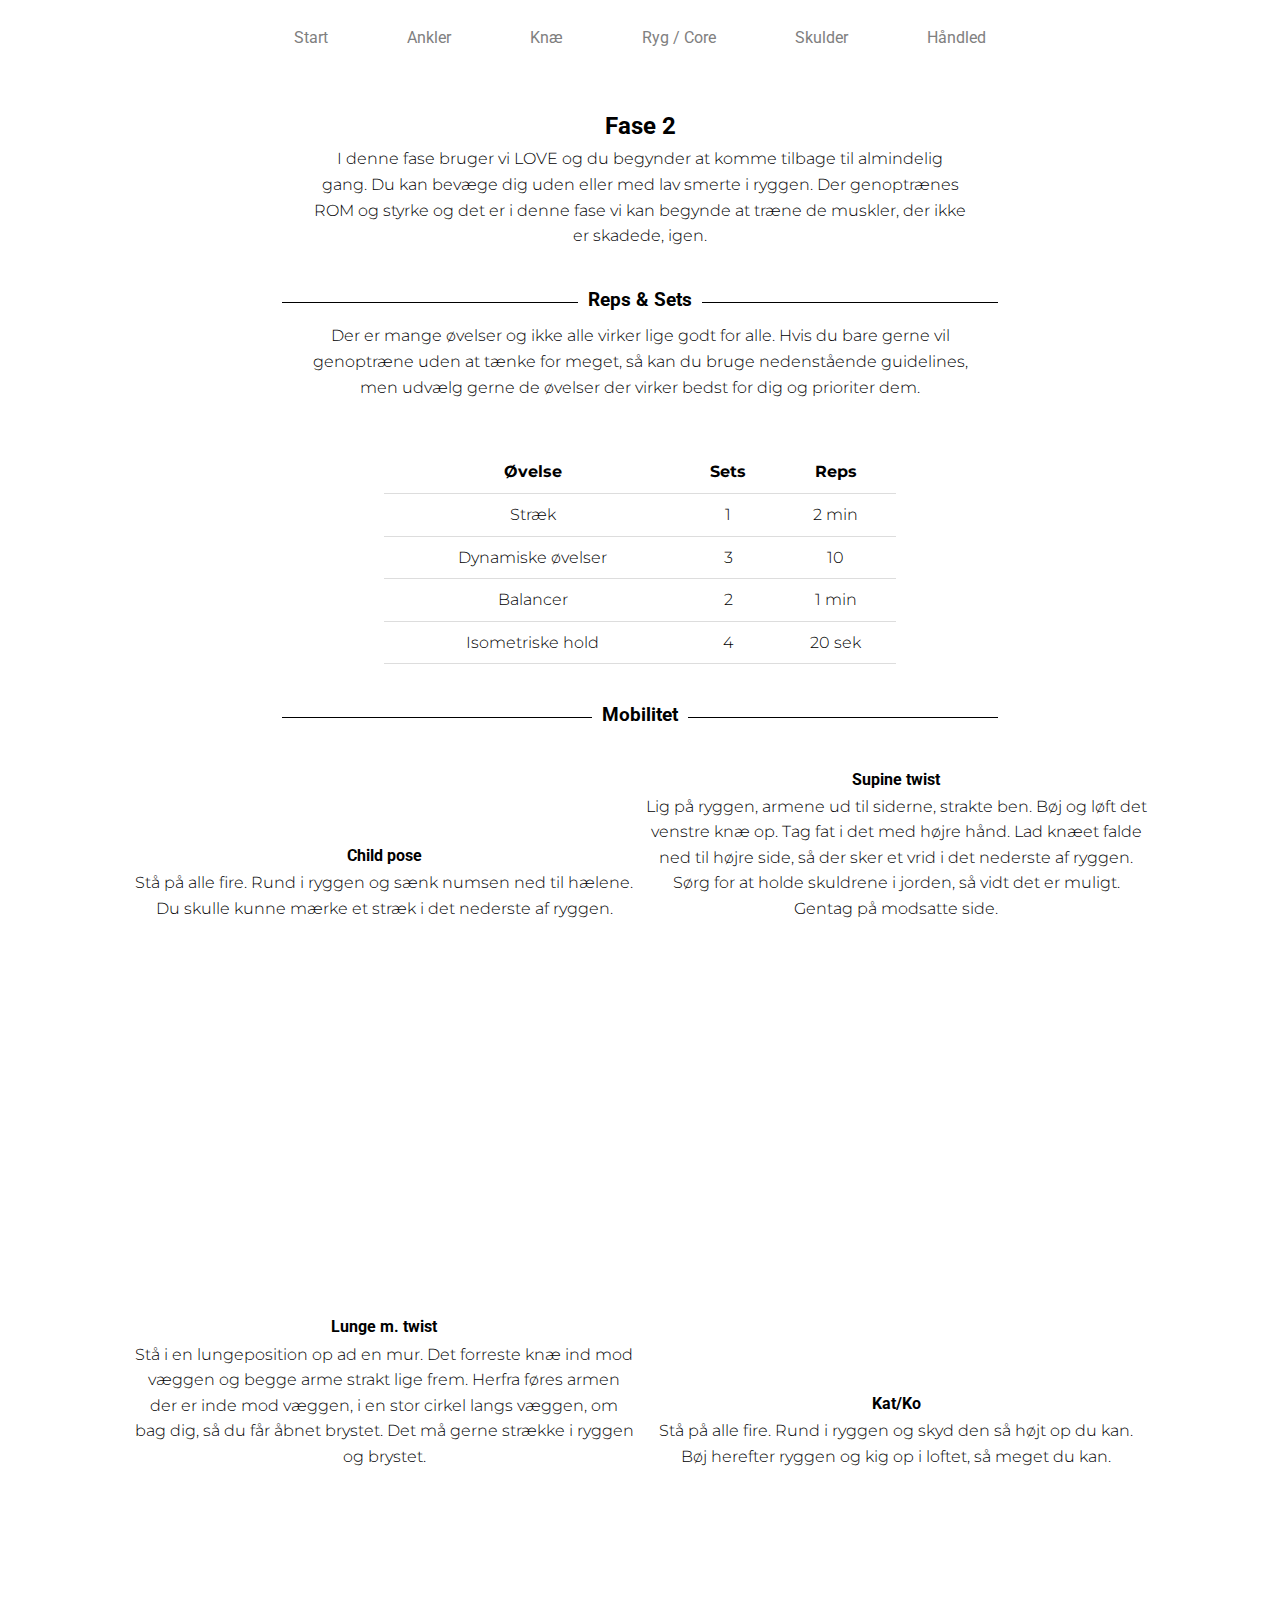
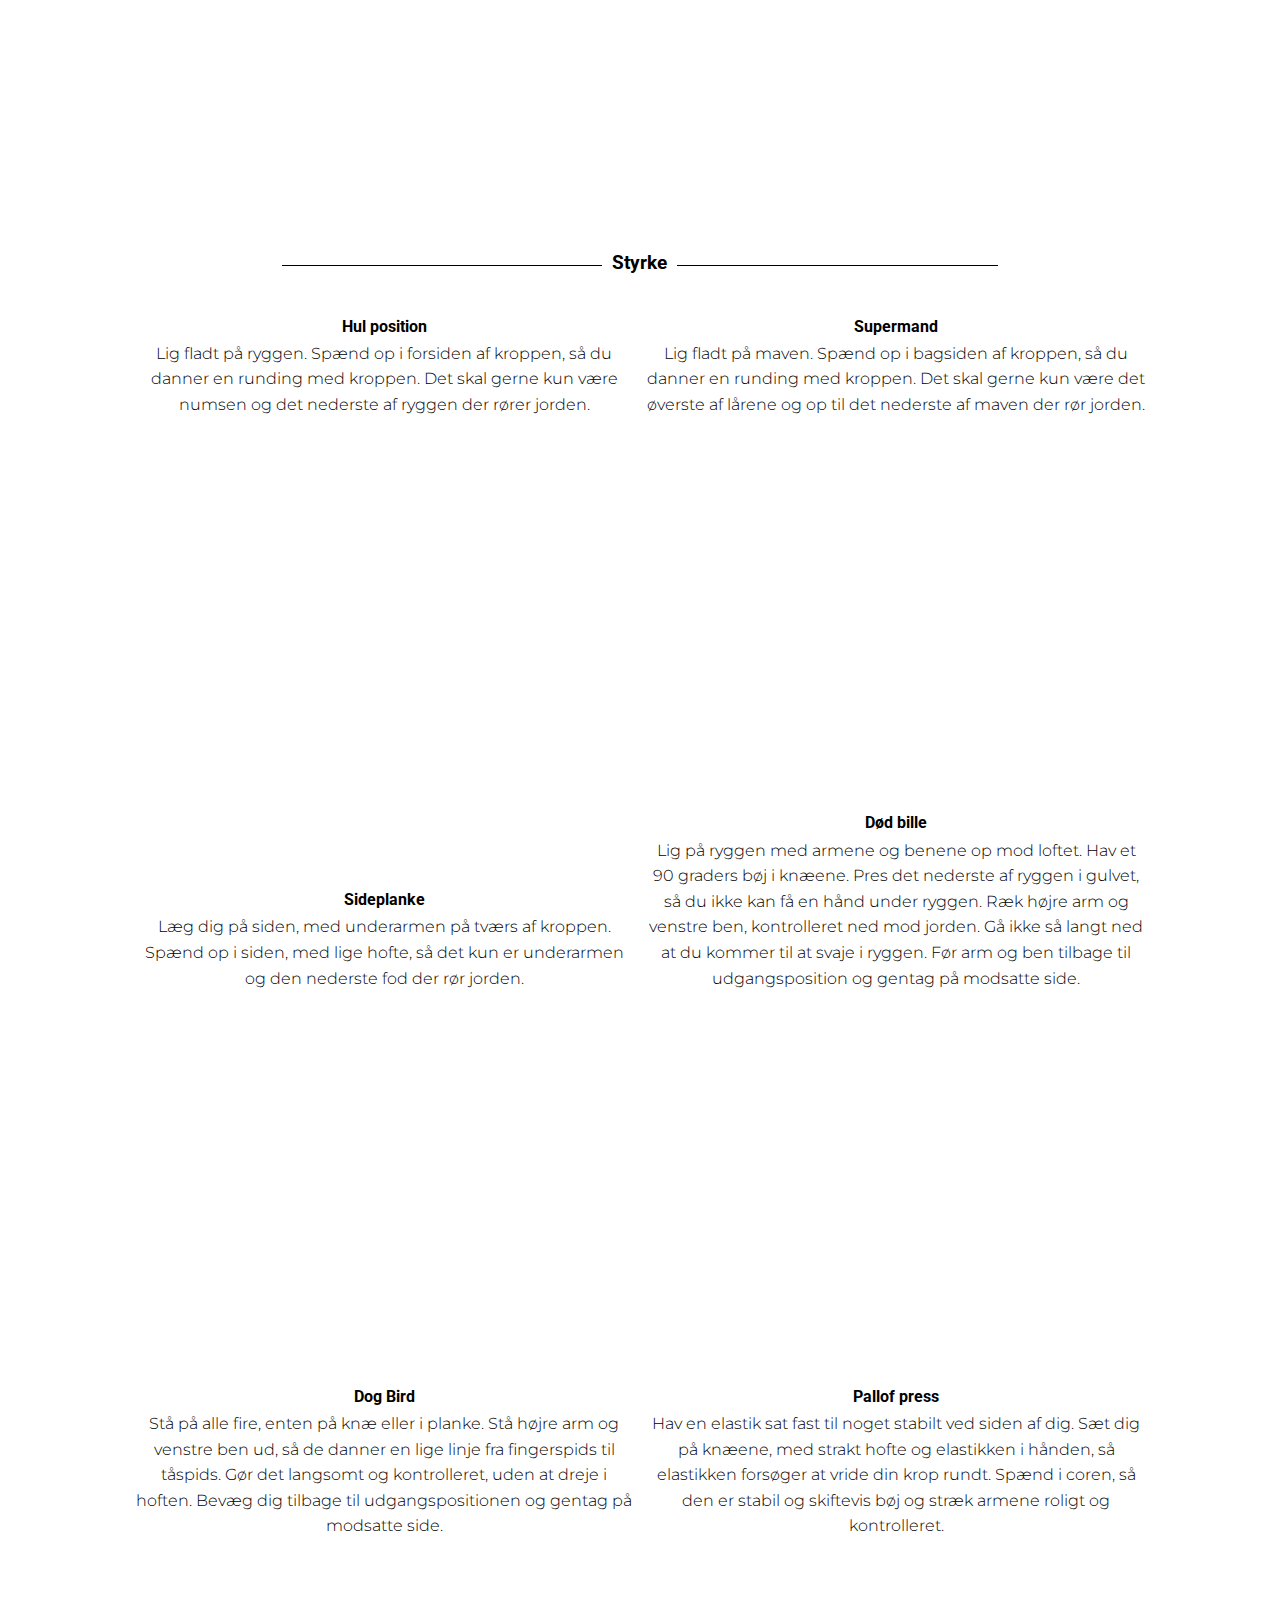
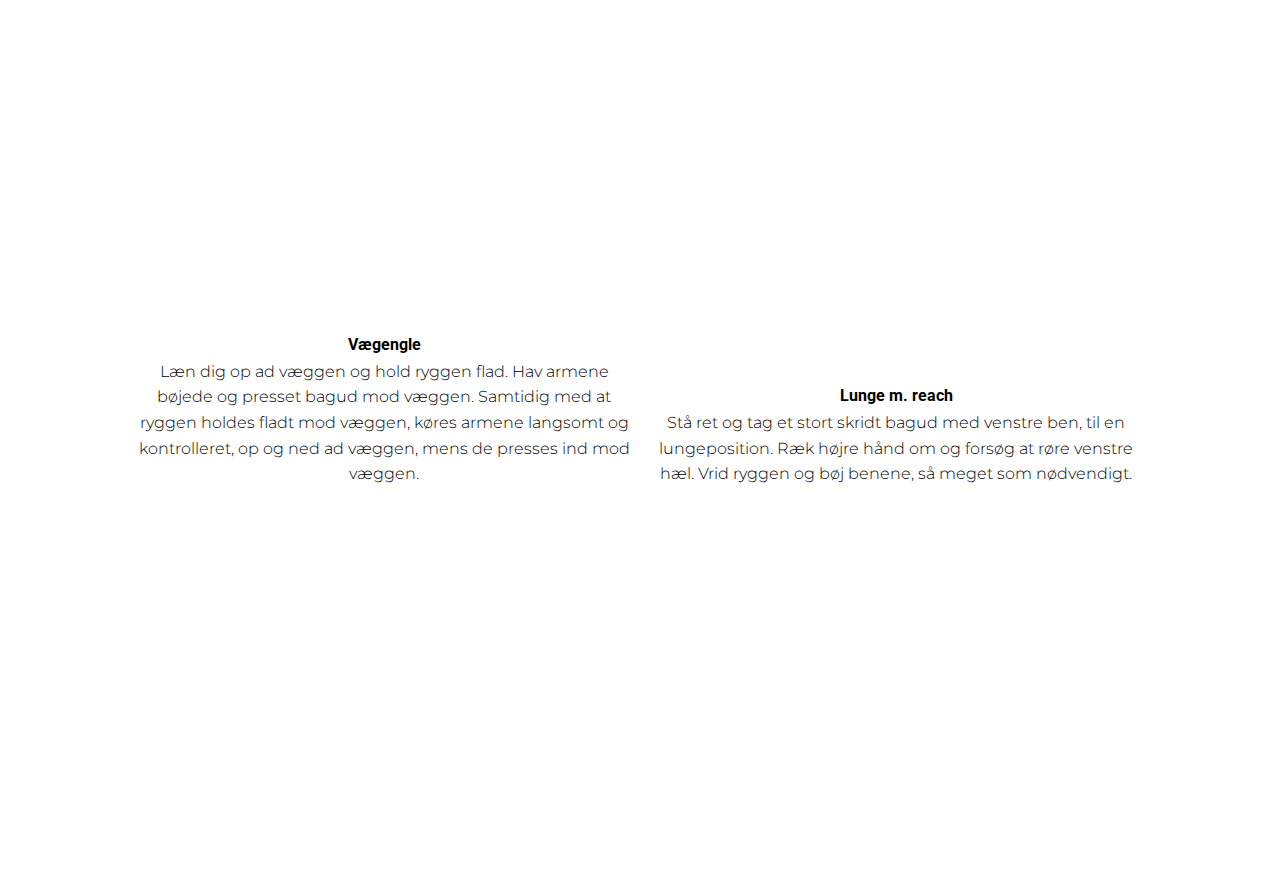
<file: core2.html>
<!DOCTYPE html>
<html lang="en" dir="ltr">

<head>
  <meta charset="utf-8">
  <title>Rehab Paradise | Core fase 2</title>

  <link rel="preconnect" href="https://fonts.gstatic.com">
  <link href="https://fonts.googleapis.com/css2?family=Roboto&family=Montserrat:wght@300;500;700&display=swap" rel="stylesheet">
  <link rel="stylesheet" href="styles/styles.css">
</head>

<body>
  <header>
    <nav class="navbar">
      <li class="nav-item"><a href="index.html">Start</a></li>
      <li class="nav-item">
        <a href="ankler.html">Ankler</a>
        <nav class="nav-sub">
      <li class="nav-sub-item"><a href="ankler1.html">Ankler 1</a></li>
      <li class="nav-sub-item"><a href="ankler2.html">Ankler 2</a></li>
      <li class="nav-sub-item"><a href="ankler3.html">Ankler 3</a></li>
      <li class="nav-sub-item"><a href="ankler4.html">Ankler 4</a></li>
    </nav>
    </li>
    <li class="nav-item">
      <a href="knæ.html">Knæ</a>
      <nav class="nav-sub">
        <li class="nav-sub-item"><a href="knæ1.html">Knæ 1</a></li>
        <li class="nav-sub-item"><a href="knæ2.html">Knæ 2</a></li>
        <li class="nav-sub-item"><a href="knæ3.html">Knæ 3</a></li>
        <li class="nav-sub-item"><a href="knæ4.html">Knæ 4</a></li>
    </nav>
    </li>
    <li class="nav-item">
      <a href="loading.html">Ryg / Core</a>
      <nav class="nav-sub">
    <li class="nav-sub-item"><a href="loading.html">Ryg / Core 1</a></li>
    <li class="nav-sub-item"><a href="loading.html">Ryg / Core 2</a></li>
    <li class="nav-sub-item"><a href="loading.html">Ryg / Core 3</a></li>
    <li class="nav-sub-item"><a href="loading.html">Ryg / Core 4</a></li>
    </nav>
    </li>
    <li class="nav-item">
      <a href="loading.html">Skulder</a>
      <nav class="nav-sub">
    <li class="nav-sub-item"><a href="loading.html">Skulder 1</a></li>
    <li class="nav-sub-item"><a href="loading.html">Skulder 2</a></li>
    <li class="nav-sub-item"><a href="loading.html">Skulder 3</a></li>
    <li class="nav-sub-item"><a href="loading.html">Skulder 4</a></li>
    </nav>
    </li>
    <li class="nav-item">
      <a href="loading.html">Håndled</a>
      <nav class="nav-sub">
    <li class="nav-sub-item"><a href="loading.html">Håndled 1</a></li>
    <li class="nav-sub-item"><a href="loading.html">Håndled 2</a></li>
    <li class="nav-sub-item"><a href="loading.html">Håndled 3</a></li>
    <li class="nav-sub-item"><a href="loading.html">Håndled 4</a></li>
    </nav>
    </li>
    </nav>
  </header>

  <div class="container">
    <section id="fase2">
      <div class="width-narrow">
        <h2>Fase 2</h2>
        <p>I denne fase bruger vi LOVE og du begynder at komme tilbage til almindelig
          gang. Du kan bevæge dig uden eller med lav smerte i ryggen. Der genoptrænes
          ROM og styrke og det er i denne fase vi kan begynde at træne de muskler,
          der ikke er skadede, igen. </p>
      </div>

      <h3 class="header-line"><span>Reps & Sets</span></h3>
      <p class="width-narrow">Der er mange øvelser og ikke alle virker lige godt for alle. Hvis du bare
        gerne vil genoptræne uden at tænke for meget, så kan du bruge nedenstående
        guidelines, men udvælg gerne de øvelser der virker bedst for dig og prioriter dem.
      </p>

      <table>
        <tr>
          <th>Øvelse</th>
          <th>Sets</th>
          <th>Reps</th>
        </tr>
        <tr>
          <td>Stræk</td>
          <td>1</td>
          <td>2 min</td>
        </tr>
        <tr>
          <td>Dynamiske øvelser</td>
          <td>3</td>
          <td>10</td>
        </tr>
        <tr>
          <td>Balancer</td>
          <td>2</td>
          <td>1 min</td>
        </tr>
        <tr>
          <td>Isometriske hold</td>
          <td>4</td>
          <td>20 sek</td>
        </tr>
      </table>

      <h3 class="header-line"><span>Mobilitet</span></h3>

      <div class="grid-container">
        <div class="">
          <h4>Child pose</h4>
          <p>Stå på alle fire. Rund i ryggen og sænk numsen ned til hælene. Du skulle kunne mærke et stræk i det nederste af ryggen. </p>
          <iframe class="responsive-iframe" src="https://www.youtube.com/embed/GyrOy9SxhuY" frameborder="0" allow="accelerometer; autoplay; clipboard-write; encrypted-media;
        gyroscope; picture-in-picture" allowfullscreen></iframe>
        </div>

        <div class="">
          <h4>Supine twist</h4>
          <p>Lig på ryggen, armene ud til siderne, strakte ben. Bøj og løft det venstre knæ op. Tag fat i det med højre hånd. Lad knæet falde ned til højre side, så der sker et vrid i det nederste af ryggen. Sørg for at holde skuldrene i jorden, så vidt det er muligt. Gentag på modsatte side. </p>
          <iframe class="responsive-iframe" src="https://www.youtube.com/embed/tX2hwJBuOCU" frameborder="0" allow="accelerometer; autoplay; clipboard-write; encrypted-media;
        gyroscope; picture-in-picture" allowfullscreen></iframe>
        </div>

        <div class="">
          <h4>Lunge m. twist</h4>
          <p>Stå i en lungeposition op ad en mur. Det forreste knæ ind mod væggen og begge arme strakt lige frem. Herfra føres armen der er inde mod væggen, i en stor cirkel langs væggen, om bag dig, så du får åbnet brystet. Det må gerne strække i ryggen og brystet.</p>
          <iframe class="responsive-iframe" src="https://www.youtube.com/embed/S9IKQvLlLoY" frameborder="0" allow="accelerometer; autoplay; clipboard-write; encrypted-media;
        gyroscope; picture-in-picture" allowfullscreen></iframe>
        </div>

        <div class="">
          <h4>Kat/Ko</h4>
          <p>Stå på alle fire. Rund i ryggen og skyd den så højt op du kan. Bøj herefter ryggen og kig op i loftet, så meget du kan. </p>
          <iframe class="responsive-iframe" src="https://www.youtube.com/embed/lvc1AblZLHU" frameborder="0" allow="accelerometer; autoplay; clipboard-write; encrypted-media;
        gyroscope; picture-in-picture" allowfullscreen></iframe>
        </div>
      </div>

      <h3 class="header-line"><span>Styrke</span></h3>

      <div class="grid-container">
        <div class="">
          <h4>Hul position</h4>
          <p>Lig fladt på ryggen. Spænd op i forsiden af kroppen, så du danner en runding med kroppen. Det skal gerne kun være numsen og det nederste af ryggen der rører jorden. </p>
          <iframe class="responsive-iframe" src="https://www.youtube.com/embed/VRTj3Xzm_QM" frameborder="0" allow="accelerometer; autoplay; clipboard-write; encrypted-media;
              gyroscope; picture-in-picture" allowfullscreen></iframe>
        </div>

        <div class="">
          <h4>Supermand</h4>
          <p>Lig fladt på maven. Spænd op i bagsiden af kroppen, så du danner en runding med kroppen. Det skal gerne kun være det øverste af lårene og op til det nederste af maven der rør jorden. </p>
          <iframe class="responsive-iframe" src="https://www.youtube.com/embed/Dh2hnwz0Z_0" frameborder="0" allow="accelerometer; autoplay; clipboard-write; encrypted-media;
              gyroscope; picture-in-picture" allowfullscreen></iframe>
        </div>

        <div class="">
          <h4>Sideplanke</h4>
          <p>Læg dig på siden, med underarmen på tværs af kroppen. Spænd op i siden, med lige hofte, så det kun er underarmen og den nederste fod der rør jorden. </p>
          <iframe class="responsive-iframe" src="https://www.youtube.com/embed/snkBEbIcpPU" frameborder="0" allow="accelerometer; autoplay; clipboard-write; encrypted-media;
            gyroscope; picture-in-picture" allowfullscreen></iframe>
        </div>

        <div class="">
          <h4>Død bille</h4>
          <p>Lig på ryggen med armene og benene op mod loftet. Hav et 90 graders bøj i knæene. Pres det nederste af ryggen i gulvet, så du ikke kan få en hånd under ryggen. Ræk højre arm og venstre ben, kontrolleret ned mod jorden. Gå ikke så langt ned at du kommer til at svaje i ryggen. Før arm og ben tilbage til udgangsposition og gentag på modsatte side. </p>
          <iframe class="responsive-iframe" src="https://www.youtube.com/embed/XW3o_LLPxKk" frameborder="0" allow="accelerometer; autoplay; clipboard-write; encrypted-media;
            gyroscope; picture-in-picture" allowfullscreen></iframe>
        </div>

        <div class="">
          <h4>Dog Bird</h4>
          <p>Stå på alle fire, enten på knæ eller i planke. Stå højre arm og venstre ben ud, så de danner en lige linje fra fingerspids til tåspids. Gør det langsomt og kontrolleret, uden at dreje i hoften. Bevæg dig tilbage til udgangspositionen og gentag på modsatte side. </p>
          <iframe class="responsive-iframe" src="https://www.youtube.com/embed/YJncY9386h8" frameborder="0" allow="accelerometer; autoplay; clipboard-write; encrypted-media;
            gyroscope; picture-in-picture" allowfullscreen></iframe>
        </div>

        <div class="">
          <h4>Pallof press</h4>
          <p>Hav en elastik sat fast til noget stabilt ved siden af dig. Sæt dig på knæene, med strakt hofte og elastikken i hånden, så elastikken forsøger at vride din krop rundt. Spænd i coren, så den er stabil og skiftevis bøj og stræk armene roligt og kontrolleret.  </p>
          <iframe class="responsive-iframe" src="https://www.youtube.com/embed/9v_ku5ZBgdo" frameborder="0" allow="accelerometer; autoplay; clipboard-write; encrypted-media;
            gyroscope; picture-in-picture" allowfullscreen></iframe>
        </div>

        <div class="">
          <h4>Vægengle</h4>
          <p>Læn dig op ad væggen og hold ryggen flad. Hav armene bøjede og presset bagud mod væggen. Samtidig med at ryggen holdes fladt mod væggen, køres armene langsomt og kontrolleret, op og ned ad væggen, mens de presses ind mod væggen. </p>
          <iframe class="responsive-iframe" src="https://www.youtube.com/embed/anhgKNcdKQc" frameborder="0" allow="accelerometer; autoplay; clipboard-write; encrypted-media;
            gyroscope; picture-in-picture" allowfullscreen></iframe>
        </div>

        <div class="">
          <h4>Lunge m. reach</h4>
          <p>Stå ret og tag et stort skridt bagud med venstre ben, til en lungeposition. Ræk højre hånd om og forsøg at røre venstre hæl. Vrid ryggen og bøj benene, så meget som nødvendigt. </p>
          <iframe class="responsive-iframe" src="https://www.youtube.com/embed/IfTddoGS8WM" frameborder="0" allow="accelerometer; autoplay; clipboard-write; encrypted-media;
            gyroscope; picture-in-picture" allowfullscreen></iframe>
        </div>
      </div>
    </section>

  </div>

</body>

</html>
</file>
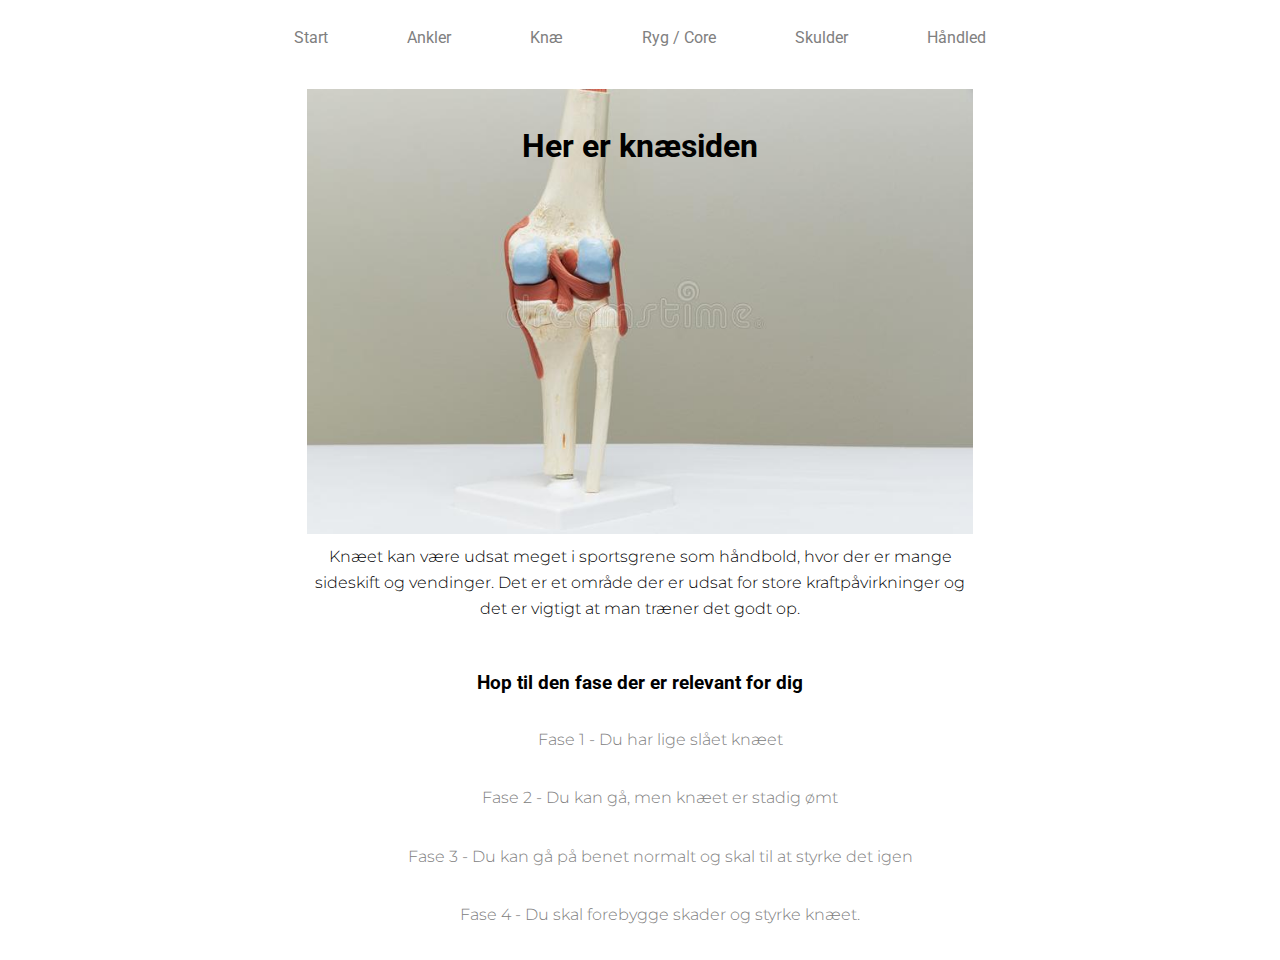
<file: knæ.html>
<!DOCTYPE html>
<html lang="en" dir="ltr">

<head>
  <meta charset="utf-8">
  <title>Rehab Paradis | Knæ</title>

  <link rel="preconnect" href="https://fonts.gstatic.com">
  <link href="https://fonts.googleapis.com/css2?family=Roboto&family=Montserrat:wght@300;500;700&display=swap" rel="stylesheet">
  <link rel="stylesheet" href="styles/styles.css">
</head>

<body>
  <header>
    <nav class="navbar">
      <li class="nav-item"><a href="index.html">Start</a></li>
      <li class="nav-item">
        <a href="ankler.html">Ankler</a>
        <nav class="nav-sub">
      <li class="nav-sub-item"><a href="ankler1.html">Ankler 1</a></li>
      <li class="nav-sub-item"><a href="ankler2.html">Ankler 2</a></li>
      <li class="nav-sub-item"><a href="ankler3.html">Ankler 3</a></li>
      <li class="nav-sub-item"><a href="ankler4.html">Ankler 4</a></li>
    </nav>
    </li>
    <li class="nav-item">
      <a href="knæ.html">Knæ</a>
      <nav class="nav-sub">
        <li class="nav-sub-item"><a href="knæ1.html">Knæ 1</a></li>
        <li class="nav-sub-item"><a href="knæ2.html">Knæ 2</a></li>
        <li class="nav-sub-item"><a href="knæ3.html">Knæ 3</a></li>
        <li class="nav-sub-item"><a href="knæ4.html">Knæ 4</a></li>
    </nav>
    </li>
    <li class="nav-item">
      <a href="loading.html">Ryg / Core</a>
      <nav class="nav-sub">
    <li class="nav-sub-item"><a href="loading.html">Ryg / Core 1</a></li>
    <li class="nav-sub-item"><a href="loading.html">Ryg / Core 2</a></li>
    <li class="nav-sub-item"><a href="loading.html">Ryg / Core 3</a></li>
    <li class="nav-sub-item"><a href="loading.html">Ryg / Core 4</a></li>
    </nav>
    </li>
    <li class="nav-item">
      <a href="loading.html">Skulder</a>
      <nav class="nav-sub">
    <li class="nav-sub-item"><a href="loading.html">Skulder 1</a></li>
    <li class="nav-sub-item"><a href="loading.html">Skulder 2</a></li>
    <li class="nav-sub-item"><a href="loading.html">Skulder 3</a></li>
    <li class="nav-sub-item"><a href="loading.html">Skulder 4</a></li>
    </nav>
    </li>
    <li class="nav-item">
      <a href="loading.html">Håndled</a>
      <nav class="nav-sub">
    <li class="nav-sub-item"><a href="loading.html">Håndled 1</a></li>
    <li class="nav-sub-item"><a href="loading.html">Håndled 2</a></li>
    <li class="nav-sub-item"><a href="loading.html">Håndled 3</a></li>
    <li class="nav-sub-item"><a href="loading.html">Håndled 4</a></li>
    </nav>
    </li>
    </nav>
  </header>

  <div class="container">
    <div class="hero-container width-narrow">
      <img src="images/knee.jpg" alt="knee">
      <h1 class="hero-header">Her er knæsiden</h1>

      <p>Knæet kan være udsat meget i sportsgrene som håndbold, hvor der er mange
        sideskift og vendinger. Det er et område der er udsat for store kraftpåvirkninger
        og det er vigtigt at man træner det godt op.  </p>
    </div>

    <h3>Hop til den fase der er relevant for dig</h3>
    <ul class="index">
      <li><a href="knæ1.html">Fase 1 - Du har lige slået knæet</a></li>
      <li><a href="knæ2.html">Fase 2 - Du kan gå, men knæet er stadig ømt</a></li>
      <li><a href="knæ3.html">Fase 3 - Du kan gå på benet normalt og skal til at styrke det igen</a></li>
      <li><a href="knæ4.html">Fase 4 - Du skal forebygge skader og styrke knæet. </a></li>
    </ul>
  </div>

</body>

</html>
</file>
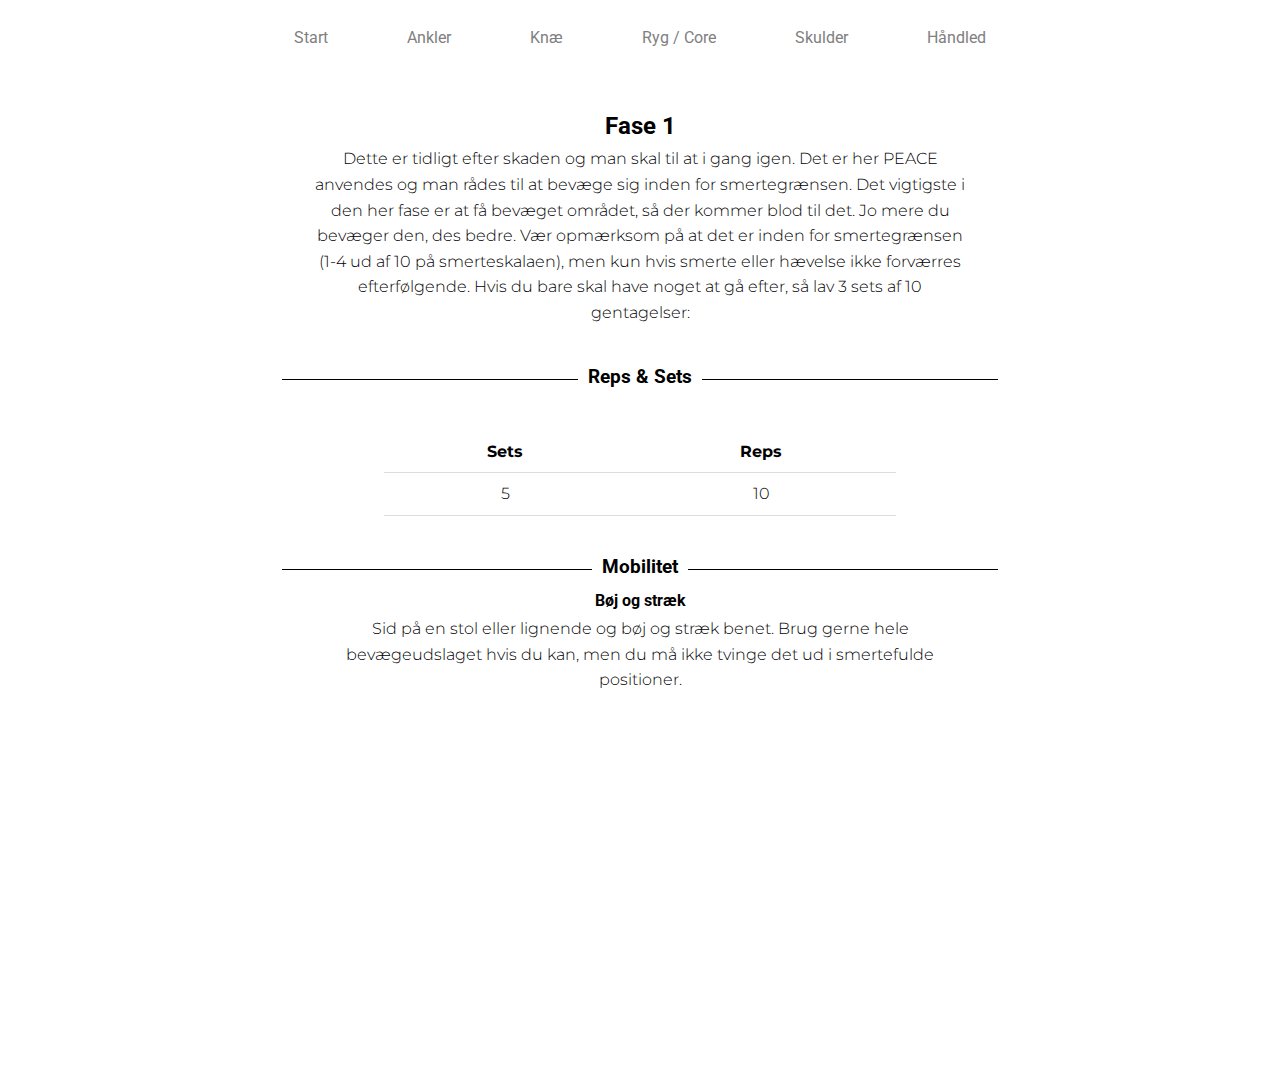
<file: knæ1.html>
<!DOCTYPE html>
<html lang="en" dir="ltr">

<head>
  <meta charset="utf-8">
  <title>Rehab Paradise | Knæ fase 1</title>

  <link rel="preconnect" href="https://fonts.gstatic.com">
  <link href="https://fonts.googleapis.com/css2?family=Roboto&family=Montserrat:wght@300;500;700&display=swap" rel="stylesheet">
  <link rel="stylesheet" href="styles/styles.css">
</head>

<body>
  <header>
    <nav class="navbar">
      <li class="nav-item"><a href="index.html">Start</a></li>
      <li class="nav-item">
        <a href="ankler.html">Ankler</a>
        <nav class="nav-sub">
      <li class="nav-sub-item"><a href="ankler1.html">Ankler 1</a></li>
      <li class="nav-sub-item"><a href="ankler2.html">Ankler 2</a></li>
      <li class="nav-sub-item"><a href="ankler3.html">Ankler 3</a></li>
      <li class="nav-sub-item"><a href="ankler4.html">Ankler 4</a></li>
    </nav>
    </li>
    <li class="nav-item">
      <a href="knæ.html">Knæ</a>
      <nav class="nav-sub">
        <li class="nav-sub-item"><a href="knæ1.html">Knæ 1</a></li>
        <li class="nav-sub-item"><a href="knæ2.html">Knæ 2</a></li>
        <li class="nav-sub-item"><a href="knæ3.html">Knæ 3</a></li>
        <li class="nav-sub-item"><a href="knæ4.html">Knæ 4</a></li>
    </nav>
    </li>
    <li class="nav-item">
      <a href="loading.html">Ryg / Core</a>
      <nav class="nav-sub">
    <li class="nav-sub-item"><a href="loading.html">Ryg / Core 1</a></li>
    <li class="nav-sub-item"><a href="loading.html">Ryg / Core 2</a></li>
    <li class="nav-sub-item"><a href="loading.html">Ryg / Core 3</a></li>
    <li class="nav-sub-item"><a href="loading.html">Ryg / Core 4</a></li>
    </nav>
    </li>
    <li class="nav-item">
      <a href="loading.html">Skulder</a>
      <nav class="nav-sub">
    <li class="nav-sub-item"><a href="loading.html">Skulder 1</a></li>
    <li class="nav-sub-item"><a href="loading.html">Skulder 2</a></li>
    <li class="nav-sub-item"><a href="loading.html">Skulder 3</a></li>
    <li class="nav-sub-item"><a href="loading.html">Skulder 4</a></li>
    </nav>
    </li>
    <li class="nav-item">
      <a href="loading.html">Håndled</a>
      <nav class="nav-sub">
    <li class="nav-sub-item"><a href="loading.html">Håndled 1</a></li>
    <li class="nav-sub-item"><a href="loading.html">Håndled 2</a></li>
    <li class="nav-sub-item"><a href="loading.html">Håndled 3</a></li>
    <li class="nav-sub-item"><a href="loading.html">Håndled 4</a></li>
    </nav>
    </li>
    </nav>
  </header>

  <div class="container">
    <section id="fase1">
      <div class="width-narrow">
        <h2>Fase 1</h2>
        <p>Dette er tidligt efter skaden og man skal til at i gang igen. Det er her
          PEACE anvendes og man rådes til at bevæge sig inden for smertegrænsen.
          Det vigtigste i den her fase er at få bevæget området,
            så der kommer blod til det. Jo mere du bevæger den, des bedre. Vær opmærksom
            på at det er inden for smertegrænsen (1-4 ud af 10 på smerteskalaen), men
            kun hvis smerte eller hævelse ikke forværres efterfølgende.
            Hvis du bare skal have noget at gå efter, så lav 3 sets af 10 gentagelser:</p>
      </div>

      <h3 class="header-line"><span>Reps & Sets</span></h3>

      <p class="width-narrow">
      </p>

      <table>
        <tr>
          <th>Sets</th>
          <th>Reps</th>
        </tr>
        <tr>
          <td>5</td>
          <td>10</td>
        </tr>
      </table>

      <h3 class="header-line"><span>Mobilitet</span></h3>

        <div class="width-narrow">
          <h4>Bøj og stræk</h4>
          <p>Sid på en stol eller lignende og bøj og stræk benet. Brug gerne hele bevægeudslaget hvis du kan, men du må ikke tvinge det ud i smertefulde positioner.</p>
          <iframe class="responsive-iframe" src="https://www.youtube.com/embed/FcUf8lHP4Zk" frameborder="0" allow="accelerometer; autoplay; clipboard-write; encrypted-media;
          gyroscope; picture-in-picture" allowfullscreen></iframe>
        </div>
    </section>
  </div>
</body>

</html>
</file>
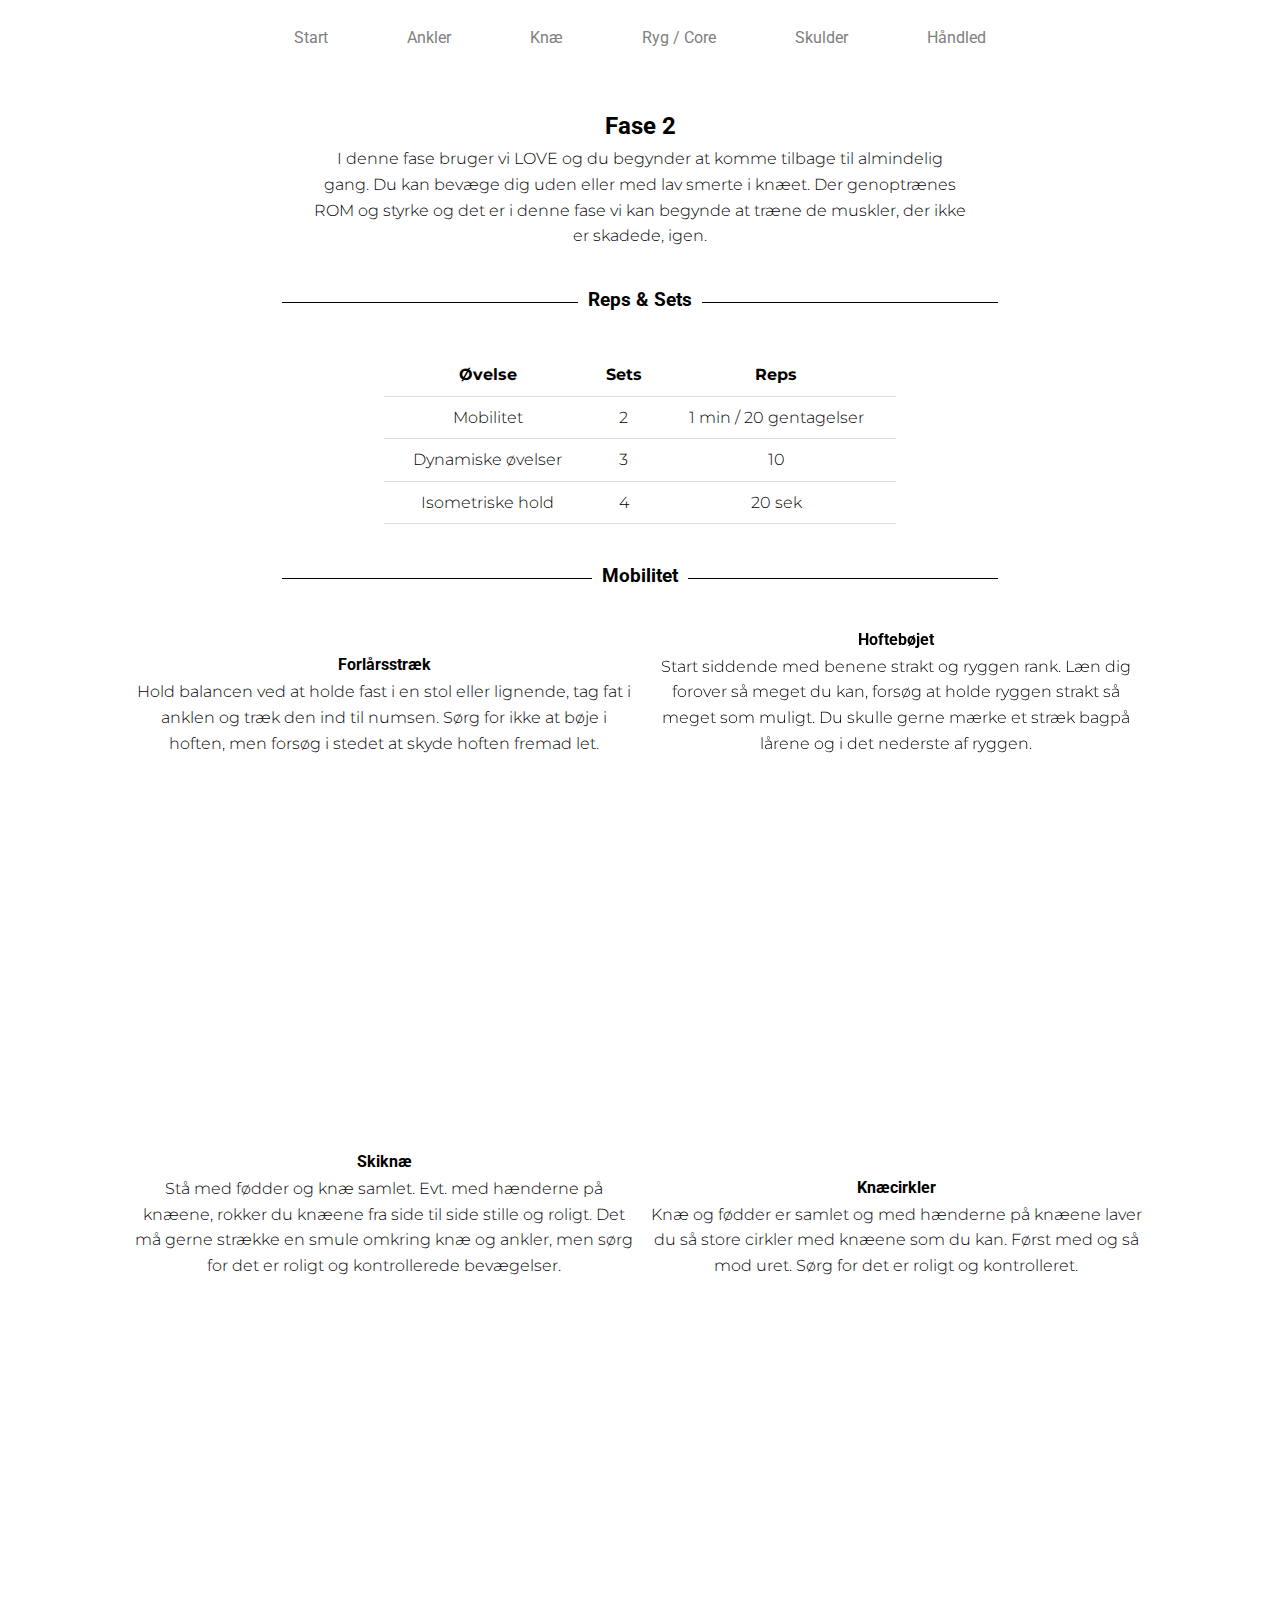
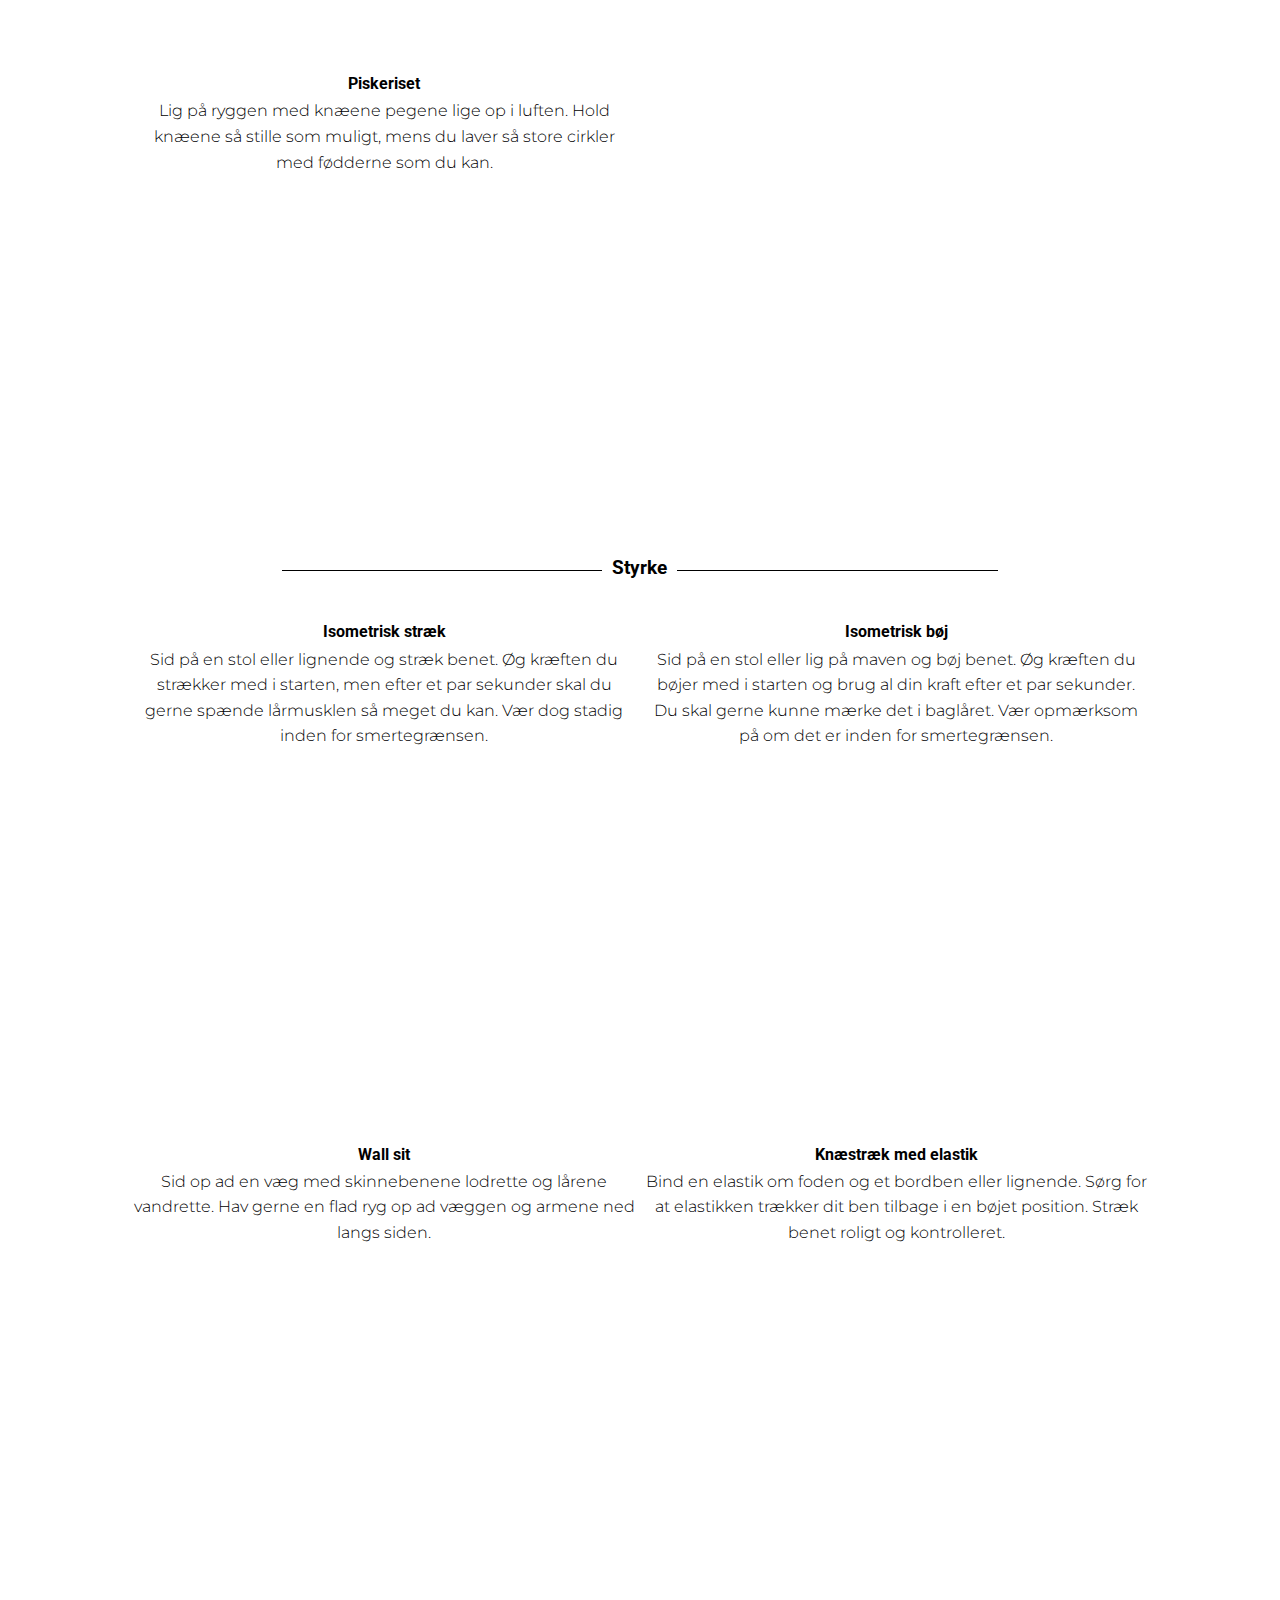
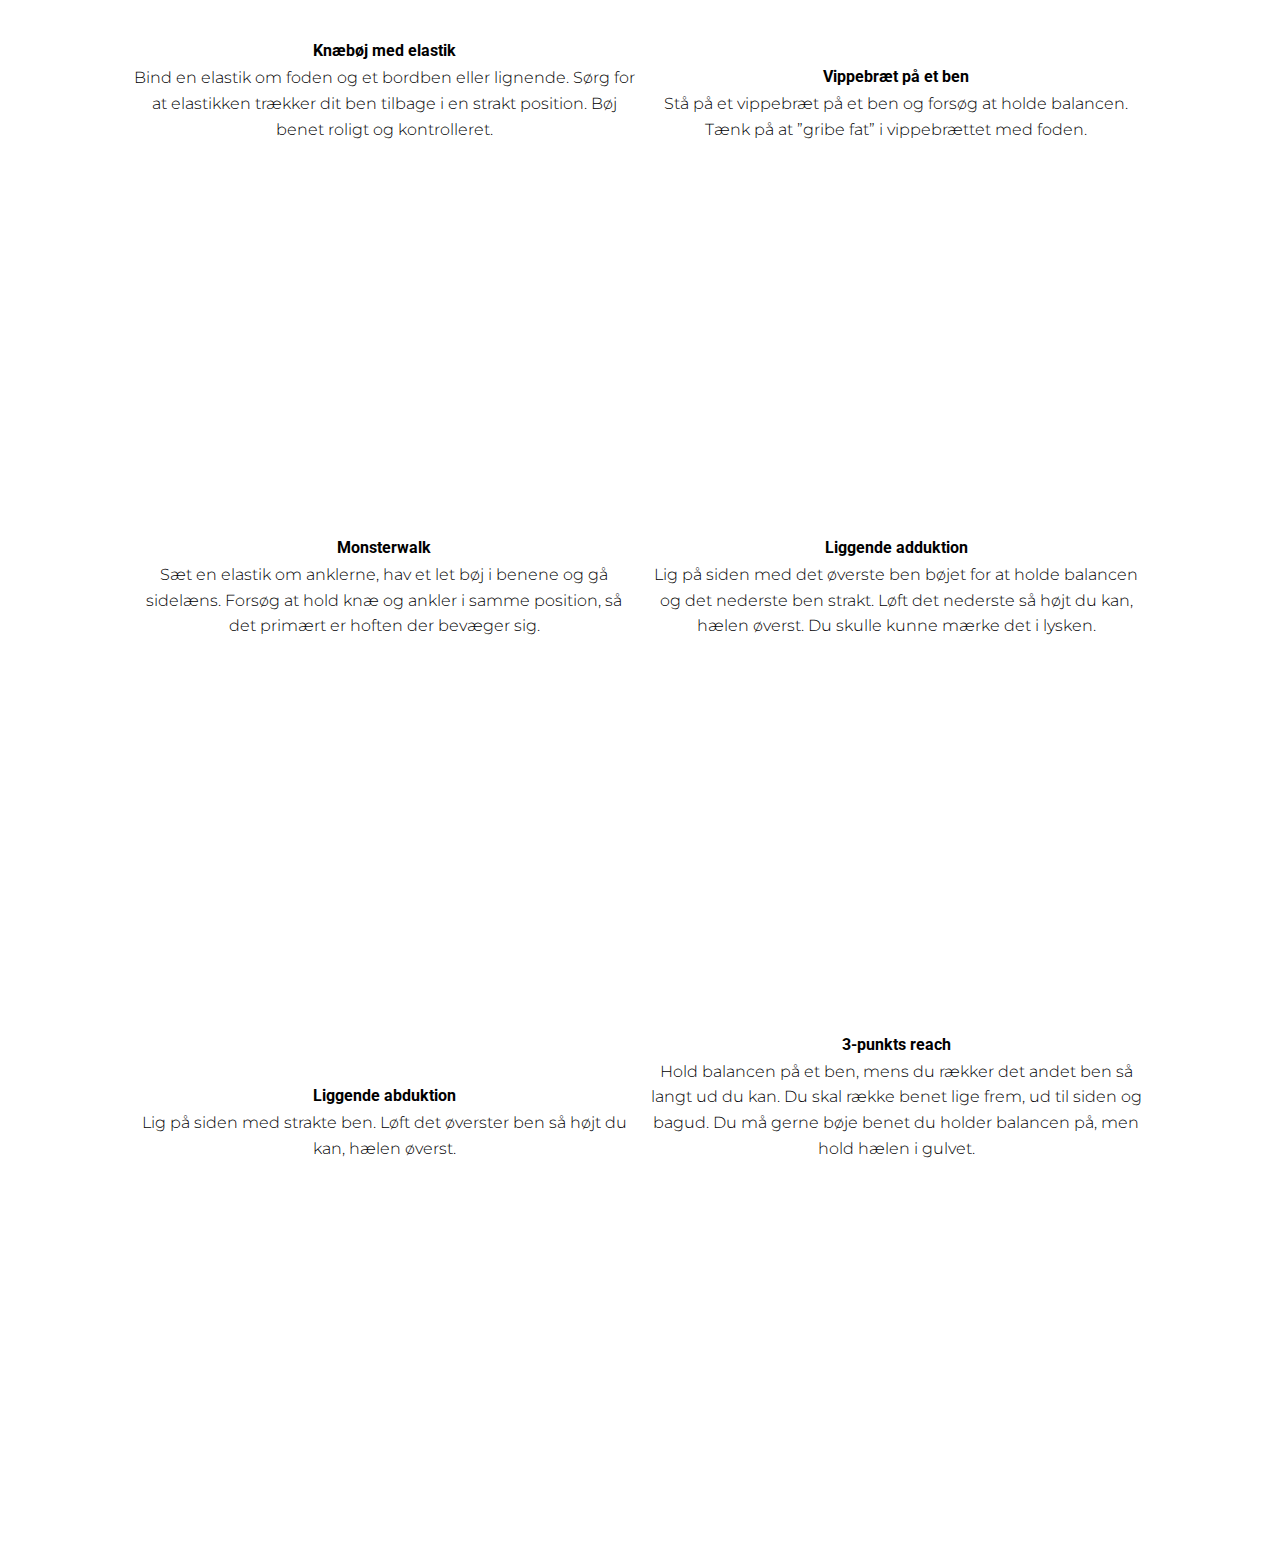
<file: knæ2.html>
<!DOCTYPE html>
<html lang="en" dir="ltr">

<head>
  <meta charset="utf-8">
  <title>Rehab Paradise | Knæ fase 2</title>

  <link rel="preconnect" href="https://fonts.gstatic.com">
  <link href="https://fonts.googleapis.com/css2?family=Roboto&family=Montserrat:wght@300;500;700&display=swap" rel="stylesheet">
  <link rel="stylesheet" href="styles/styles.css">
</head>

<body>
  <header>
    <nav class="navbar">
      <li class="nav-item"><a href="index.html">Start</a></li>
      <li class="nav-item">
        <a href="ankler.html">Ankler</a>
        <nav class="nav-sub">
      <li class="nav-sub-item"><a href="ankler1.html">Ankler 1</a></li>
      <li class="nav-sub-item"><a href="ankler2.html">Ankler 2</a></li>
      <li class="nav-sub-item"><a href="ankler3.html">Ankler 3</a></li>
      <li class="nav-sub-item"><a href="ankler4.html">Ankler 4</a></li>
    </nav>
    </li>
    <li class="nav-item">
      <a href="knæ.html">Knæ</a>
      <nav class="nav-sub">
        <li class="nav-sub-item"><a href="knæ1.html">Knæ 1</a></li>
        <li class="nav-sub-item"><a href="knæ2.html">Knæ 2</a></li>
        <li class="nav-sub-item"><a href="knæ3.html">Knæ 3</a></li>
        <li class="nav-sub-item"><a href="knæ4.html">Knæ 4</a></li>
    </nav>
    </li>
    <li class="nav-item">
      <a href="loading.html">Ryg / Core</a>
      <nav class="nav-sub">
    <li class="nav-sub-item"><a href="loading.html">Ryg / Core 1</a></li>
    <li class="nav-sub-item"><a href="loading.html">Ryg / Core 2</a></li>
    <li class="nav-sub-item"><a href="loading.html">Ryg / Core 3</a></li>
    <li class="nav-sub-item"><a href="loading.html">Ryg / Core 4</a></li>
    </nav>
    </li>
    <li class="nav-item">
      <a href="loading.html">Skulder</a>
      <nav class="nav-sub">
    <li class="nav-sub-item"><a href="loading.html">Skulder 1</a></li>
    <li class="nav-sub-item"><a href="loading.html">Skulder 2</a></li>
    <li class="nav-sub-item"><a href="loading.html">Skulder 3</a></li>
    <li class="nav-sub-item"><a href="loading.html">Skulder 4</a></li>
    </nav>
    </li>
    <li class="nav-item">
      <a href="loading.html">Håndled</a>
      <nav class="nav-sub">
    <li class="nav-sub-item"><a href="loading.html">Håndled 1</a></li>
    <li class="nav-sub-item"><a href="loading.html">Håndled 2</a></li>
    <li class="nav-sub-item"><a href="loading.html">Håndled 3</a></li>
    <li class="nav-sub-item"><a href="loading.html">Håndled 4</a></li>
    </nav>
    </li>
    </nav>
  </header>

  <div class="container">
    <section id="fase2">
      <div class="width-narrow">
        <h2>Fase 2</h2>
        <p>I denne fase bruger vi LOVE og du begynder at komme tilbage til almindelig
          gang. Du kan bevæge dig uden eller med lav smerte i knæet. Der genoptrænes
          ROM og styrke og det er i denne fase vi kan begynde at træne de muskler,
          der ikke er skadede, igen.</p>
      </div>

      <h3 class="header-line"><span>Reps & Sets</span></h3>

      <p class="width-narrow">
      </p>

      <table>
        <tr>
          <th>Øvelse</th>
          <th>Sets</th>
          <th>Reps</th>
        </tr>
        <tr>
          <td>Mobilitet</td>
          <td>2</td>
          <td>1 min / 20 gentagelser</td>
        </tr>
        <tr>
          <td>Dynamiske øvelser</td>
          <td>3</td>
          <td>10</td>
        </tr>
        <tr>
          <td>Isometriske hold</td>
          <td>4</td>
          <td>20 sek</td>
        </tr>
      </table>

      <h3 class="header-line"><span>Mobilitet</span></h3>

      <div class="grid-container">
        <div class="">
          <h4>Forlårsstræk</h4>
          <p>Hold balancen ved at holde fast i en stol eller lignende, tag fat i anklen og træk den ind til numsen. Sørg for ikke at bøje i hoften, men forsøg i stedet at skyde hoften fremad let. </p>
          <iframe class="responsive-iframe" src="https://www.youtube.com/embed/BY1QU0vugVU" frameborder="0" allow="accelerometer; autoplay; clipboard-write; encrypted-media;
          gyroscope; picture-in-picture" allowfullscreen></iframe>
        </div>

        <div class="">
          <h4>Hoftebøjet</h4>
          <p>Start siddende med benene strakt og ryggen rank. Læn dig forover så meget du kan, forsøg at holde ryggen strakt så meget som muligt. Du skulle gerne mærke et stræk bagpå lårene og i det nederste af ryggen. </p>
          <iframe class="responsive-iframe" src="https://www.youtube.com/embed/E1vgORRpcz0" frameborder="0" allow="accelerometer; autoplay; clipboard-write; encrypted-media;
          gyroscope; picture-in-picture" allowfullscreen></iframe>
        </div>

        <div class="">
          <h4>Skiknæ</h4>
          <p>Stå med fødder og knæ samlet. Evt. med hænderne på knæene, rokker du knæene fra side til side stille og roligt. Det må gerne strække en smule omkring knæ og ankler, men sørg for det er roligt og kontrollerede bevægelser. </p>
          <iframe class="responsive-iframe" src="https://www.youtube.com/embed/NaE6PdPnx8I" frameborder="0" allow="accelerometer; autoplay; clipboard-write; encrypted-media;
          gyroscope; picture-in-picture" allowfullscreen></iframe>
        </div>

        <div class="">
          <h4>Knæcirkler</h4>
          <p>Knæ og fødder er samlet og med hænderne på knæene laver du så store cirkler med knæene som du kan. Først med og så mod uret. Sørg for det er roligt og kontrolleret. </p>
          <iframe class="responsive-iframe" src="https://www.youtube.com/embed/HHQkqfG43mI" frameborder="0" allow="accelerometer; autoplay; clipboard-write; encrypted-media;
          gyroscope; picture-in-picture" allowfullscreen></iframe>
        </div>

        <div class="">
          <h4>Piskeriset</h4>
          <p>Lig på ryggen med knæene pegene lige op i luften. Hold knæene så stille som muligt, mens du laver så store cirkler med fødderne som du kan. </p>
          <iframe class="responsive-iframe" src="https://www.youtube.com/embed/W36WXxN4DXU" frameborder="0" allow="accelerometer; autoplay; clipboard-write; encrypted-media;
          gyroscope; picture-in-picture" allowfullscreen></iframe>
        </div>
      </div>

      <h3 class="header-line"><span>Styrke</span></h3>

      <div class="grid-container">
        <div class="">
          <h4>Isometrisk stræk</h4>
          <p>Sid på en stol eller lignende og stræk benet. Øg kræften du strækker med i starten, men efter et par sekunder skal du gerne spænde lårmusklen så meget du kan. Vær dog stadig inden for smertegrænsen.</p>
          <iframe class="responsive-iframe" src="https://www.youtube.com/embed/_4UZce1W-So" frameborder="0" allow="accelerometer; autoplay; clipboard-write; encrypted-media;
          gyroscope; picture-in-picture" allowfullscreen></iframe>
        </div>

        <div class="">
          <h4>Isometrisk bøj</h4>
          <p>Sid på en stol eller lig på maven og bøj benet. Øg kræften du bøjer med i starten og brug al din kraft efter et par sekunder. Du skal gerne kunne mærke det i baglåret. Vær opmærksom på om det er inden for smertegrænsen.</p>
          <iframe class="responsive-iframe" src="https://www.youtube.com/embed/HKySzkFBHUQ" frameborder="0" allow="accelerometer; autoplay; clipboard-write; encrypted-media;
          gyroscope; picture-in-picture" allowfullscreen></iframe>
        </div>

        <div class="">
          <h4>Wall sit</h4>
          <p>Sid op ad en væg med skinnebenene lodrette og lårene vandrette. Hav gerne en flad ryg op ad væggen og armene ned langs siden. </p>
          <iframe class="responsive-iframe" src="https://www.youtube.com/embed/FISfH7mp2Oo" frameborder="0" allow="accelerometer; autoplay; clipboard-write; encrypted-media;
          gyroscope; picture-in-picture" allowfullscreen></iframe>
        </div>

        <div class="">
          <h4>Knæstræk med elastik</h4>
          <p>Bind en elastik om foden og et bordben eller lignende. Sørg for at elastikken trækker dit ben tilbage i en bøjet position. Stræk benet roligt og kontrolleret. </p>
          <iframe class="responsive-iframe" src="https://www.youtube.com/embed/Oj0LgNDQ1Es" frameborder="0" allow="accelerometer; autoplay; clipboard-write; encrypted-media;
          gyroscope; picture-in-picture" allowfullscreen></iframe>
        </div>

        <div class="">
          <h4>Knæbøj med elastik</h4>
          <p>Bind en elastik om foden og et bordben eller lignende. Sørg for at elastikken trækker dit ben tilbage i en strakt position. Bøj benet roligt og kontrolleret.</p>
          <iframe class="responsive-iframe" src="https://www.youtube.com/embed/An0ECcZs2lk" frameborder="0" allow="accelerometer; autoplay; clipboard-write; encrypted-media;
          gyroscope; picture-in-picture" allowfullscreen></iframe>
        </div>

        <div class="">
          <h4>Vippebræt på et ben</h4>
          <p>Stå på et vippebræt på et ben og forsøg at holde balancen. Tænk på at ”gribe fat” i vippebrættet med foden. </p>
          <iframe class="responsive-iframe" src="https://www.youtube.com/embed/BRWrN5CaVv4" frameborder="0" allow="accelerometer; autoplay; clipboard-write; encrypted-media;
          gyroscope; picture-in-picture" allowfullscreen></iframe>
        </div>

        <div class="">
          <h4>Monsterwalk</h4>
          <p>Sæt en elastik om anklerne, hav et let bøj i benene og gå sidelæns. Forsøg at hold knæ og ankler i samme position, så det primært er hoften der bevæger sig.</p>
          <iframe class="responsive-iframe" src="https://www.youtube.com/embed/UJpZ2_LtrDE" frameborder="0" allow="accelerometer; autoplay; clipboard-write; encrypted-media;
          gyroscope; picture-in-picture" allowfullscreen></iframe>
        </div>

        <div class="">
          <h4>Liggende adduktion</h4>
          <p>Lig på siden med det øverste ben bøjet for at holde balancen og det nederste ben strakt. Løft det nederste så højt du kan, hælen øverst. Du skulle kunne mærke det i lysken.</p>
          <iframe class="responsive-iframe" src="https://www.youtube.com/embed/6GvWeLnPJoA" frameborder="0" allow="accelerometer; autoplay; clipboard-write; encrypted-media;
          gyroscope; picture-in-picture" allowfullscreen></iframe>
        </div>

        <div class="">
          <h4>Liggende abduktion</h4>
          <p>Lig på siden med strakte ben. Løft det øverster ben så højt du kan, hælen øverst.</p>
          <iframe class="responsive-iframe" src="https://www.youtube.com/embed/0u_9iRvKVm0" frameborder="0" allow="accelerometer; autoplay; clipboard-write; encrypted-media;
          gyroscope; picture-in-picture" allowfullscreen></iframe>
        </div>

        <div class="">
          <h4>3-punkts reach</h4>
          <p>Hold balancen på et ben, mens du rækker det andet ben så langt ud du kan. Du skal række benet lige frem, ud til siden og bagud. Du må gerne bøje benet du holder balancen på, men hold hælen i gulvet. </p>
          <iframe class="responsive-iframe" src="https://www.youtube.com/embed/pnHP_JP_HU4" frameborder="0" allow="accelerometer; autoplay; clipboard-write; encrypted-media;
          gyroscope; picture-in-picture" allowfullscreen></iframe>
        </div>
      </div>
    </section>
  </div>
</body>

</html>
</file>
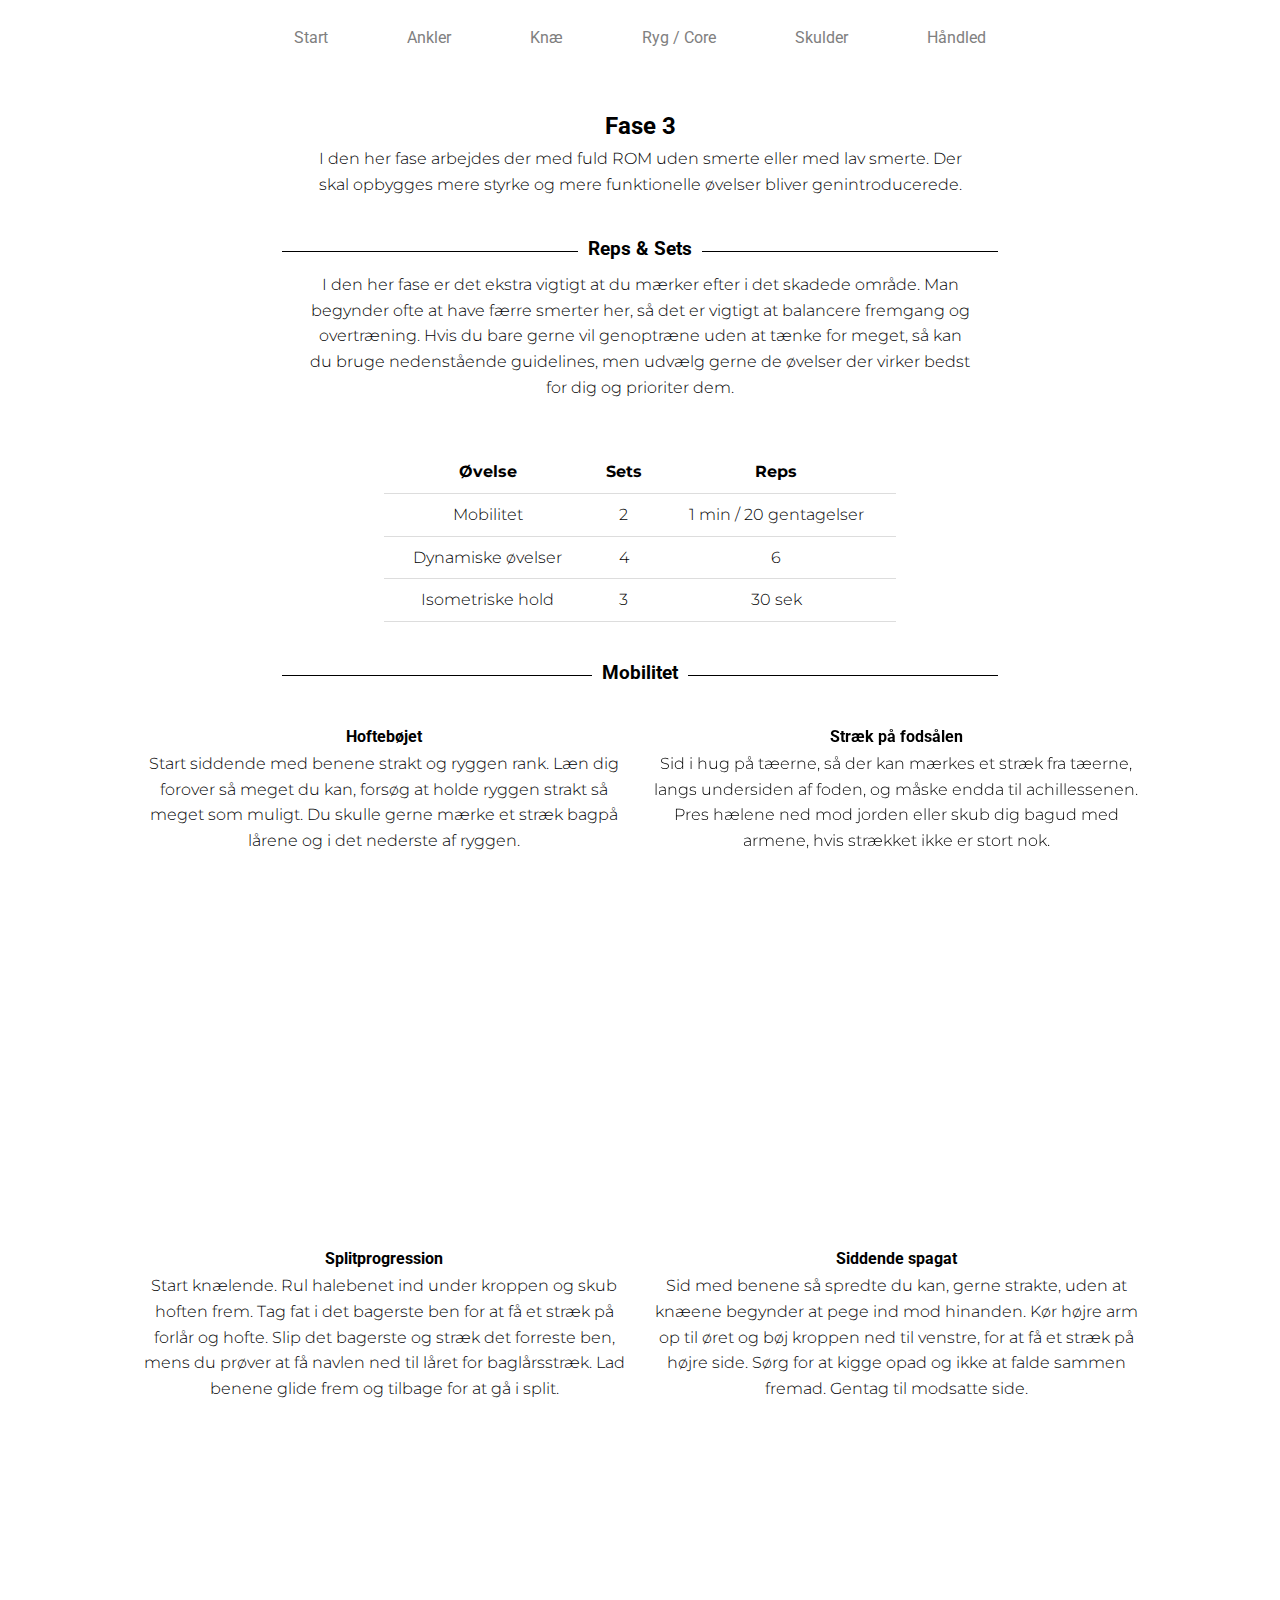
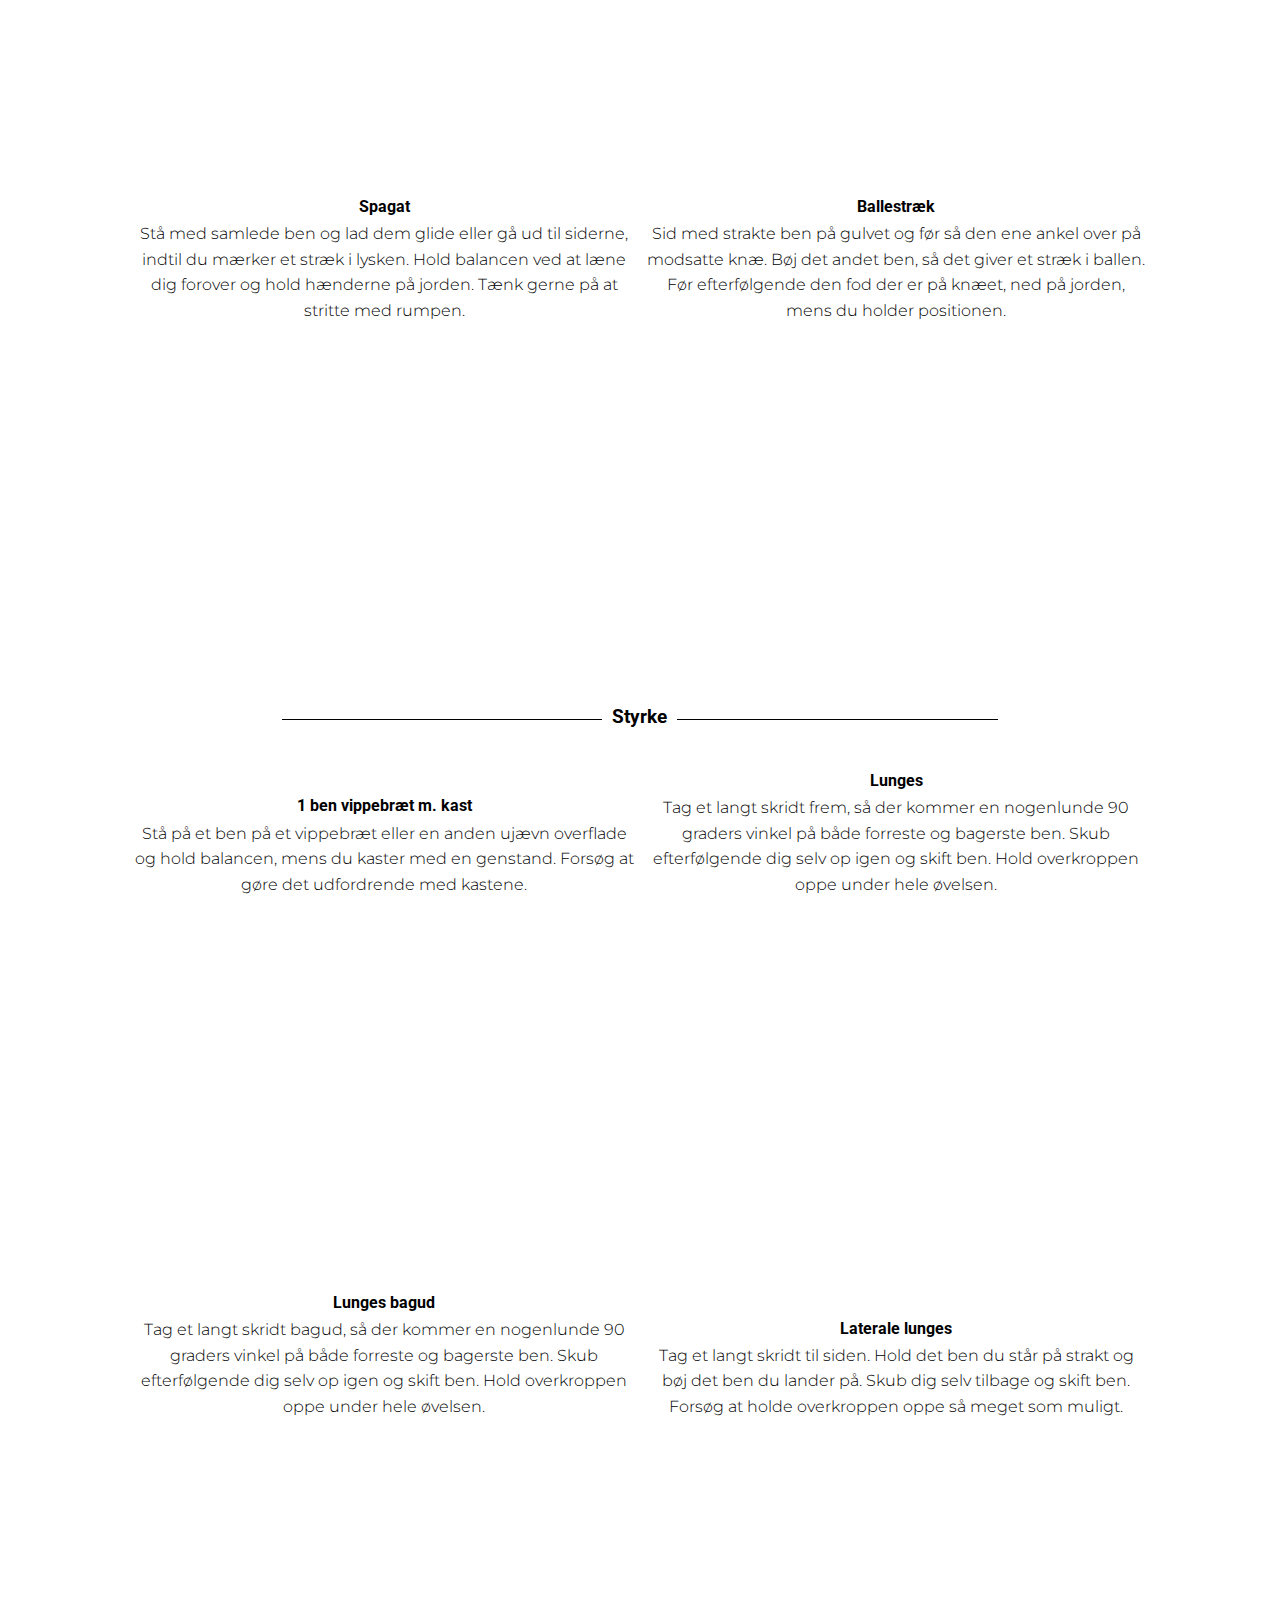
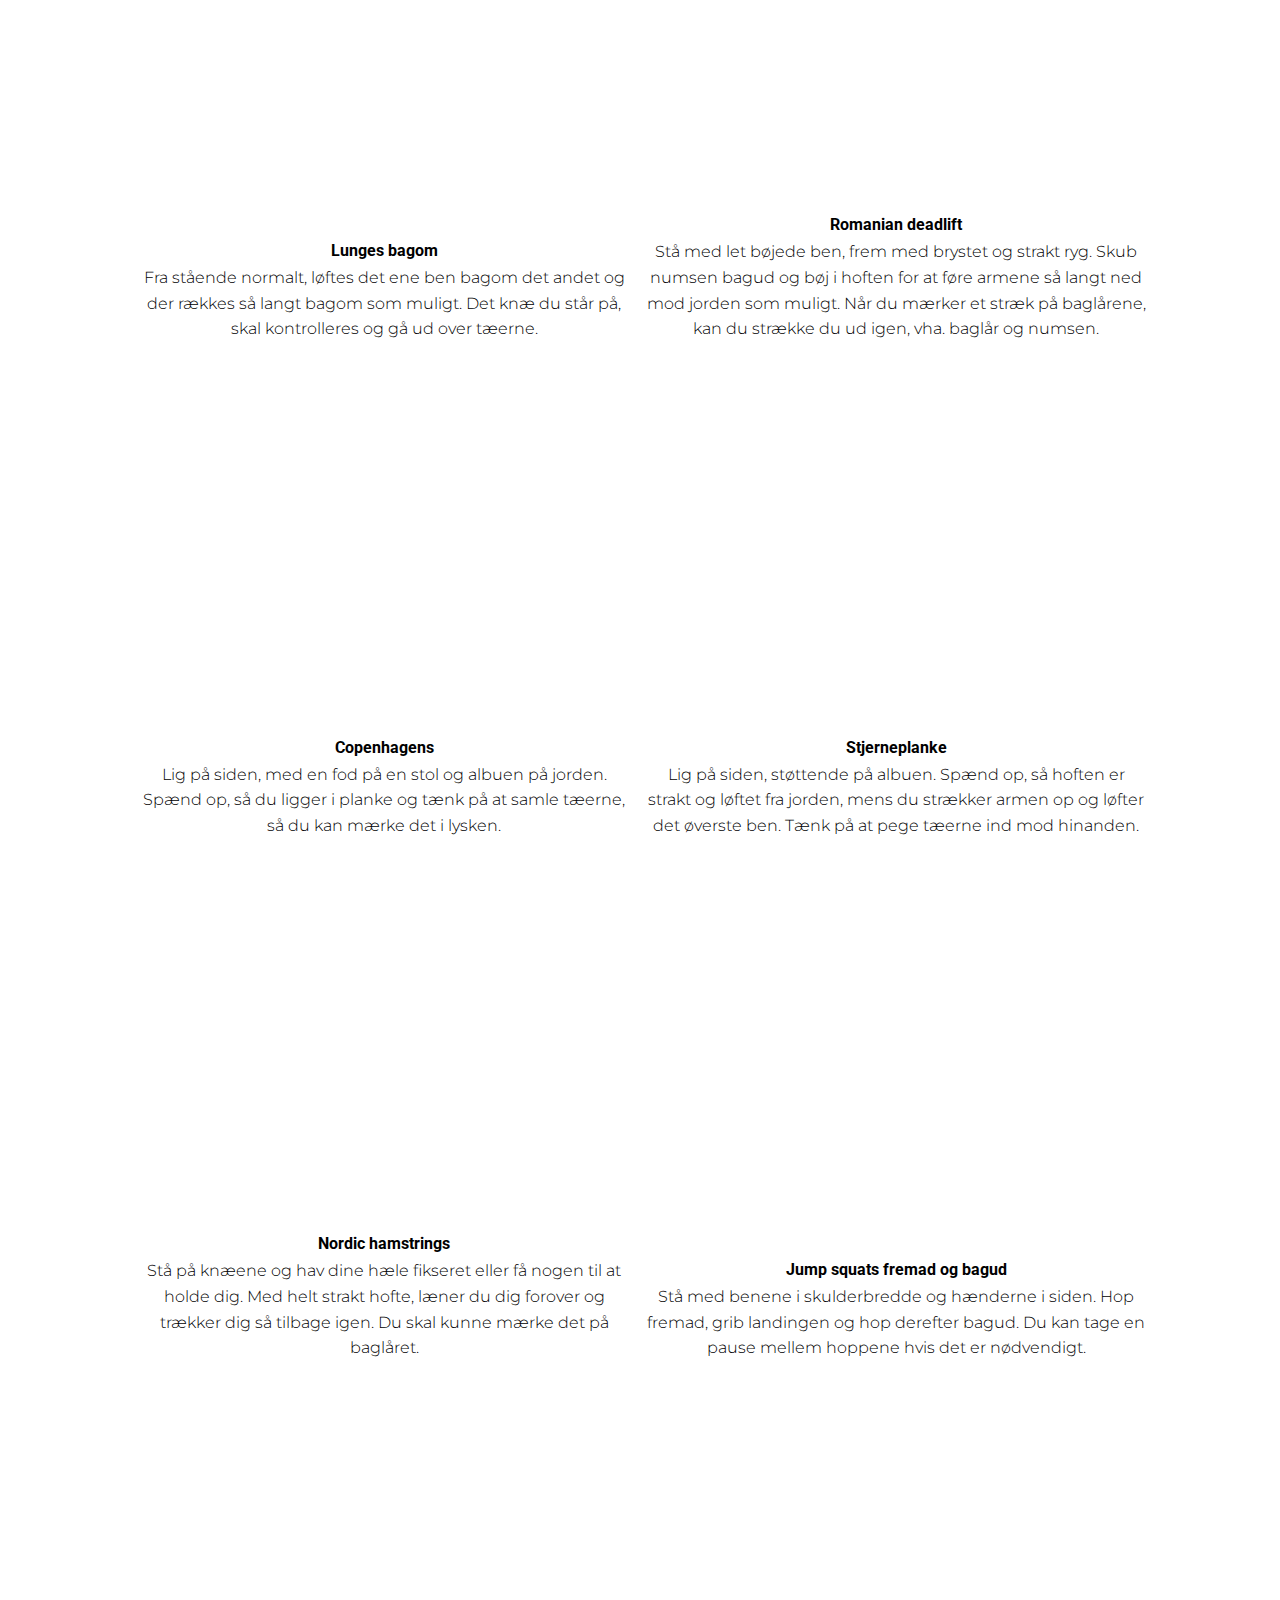
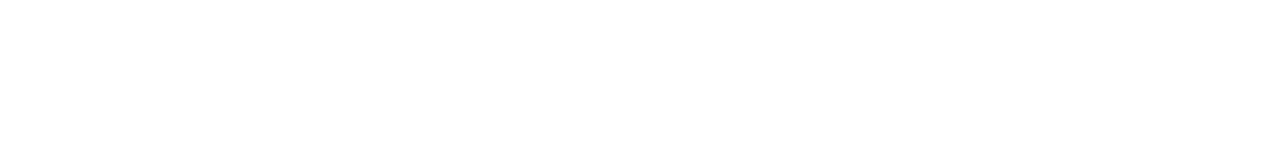
<file: knæ3.html>
<!DOCTYPE html>
<html lang="en" dir="ltr">

<head>
  <meta charset="utf-8">
  <title>Rehab Paradise | Knæ fase 3</title>

  <link rel="preconnect" href="https://fonts.gstatic.com">
  <link href="https://fonts.googleapis.com/css2?family=Roboto&family=Montserrat:wght@300;500;700&display=swap" rel="stylesheet">
  <link rel="stylesheet" href="styles/styles.css">
</head>

<body>
  <header>
    <nav class="navbar">
      <li class="nav-item"><a href="index.html">Start</a></li>
      <li class="nav-item">
        <a href="ankler.html">Ankler</a>
        <nav class="nav-sub">
      <li class="nav-sub-item"><a href="ankler1.html">Ankler 1</a></li>
      <li class="nav-sub-item"><a href="ankler2.html">Ankler 2</a></li>
      <li class="nav-sub-item"><a href="ankler3.html">Ankler 3</a></li>
      <li class="nav-sub-item"><a href="ankler4.html">Ankler 4</a></li>
    </nav>
    </li>
    <li class="nav-item">
      <a href="knæ.html">Knæ</a>
      <nav class="nav-sub">
        <li class="nav-sub-item"><a href="knæ1.html">Knæ 1</a></li>
        <li class="nav-sub-item"><a href="knæ2.html">Knæ 2</a></li>
        <li class="nav-sub-item"><a href="knæ3.html">Knæ 3</a></li>
        <li class="nav-sub-item"><a href="knæ4.html">Knæ 4</a></li>
    </nav>
    </li>
    <li class="nav-item">
      <a href="loading.html">Ryg / Core</a>
      <nav class="nav-sub">
    <li class="nav-sub-item"><a href="loading.html">Ryg / Core 1</a></li>
    <li class="nav-sub-item"><a href="loading.html">Ryg / Core 2</a></li>
    <li class="nav-sub-item"><a href="loading.html">Ryg / Core 3</a></li>
    <li class="nav-sub-item"><a href="loading.html">Ryg / Core 4</a></li>
    </nav>
    </li>
    <li class="nav-item">
      <a href="loading.html">Skulder</a>
      <nav class="nav-sub">
    <li class="nav-sub-item"><a href="loading.html">Skulder 1</a></li>
    <li class="nav-sub-item"><a href="loading.html">Skulder 2</a></li>
    <li class="nav-sub-item"><a href="loading.html">Skulder 3</a></li>
    <li class="nav-sub-item"><a href="loading.html">Skulder 4</a></li>
    </nav>
    </li>
    <li class="nav-item">
      <a href="loading.html">Håndled</a>
      <nav class="nav-sub">
    <li class="nav-sub-item"><a href="loading.html">Håndled 1</a></li>
    <li class="nav-sub-item"><a href="loading.html">Håndled 2</a></li>
    <li class="nav-sub-item"><a href="loading.html">Håndled 3</a></li>
    <li class="nav-sub-item"><a href="loading.html">Håndled 4</a></li>
    </nav>
    </li>
    </nav>
  </header>

  <div class="container">
    <section id="fase3">
      <div class="width-narrow">
        <h2>Fase 3</h2>
        <p>I den her fase arbejdes der med fuld ROM uden smerte eller med lav smerte. Der skal opbygges mere styrke og mere funktionelle øvelser bliver genintroducerede. </p>
      </div>

      <h3 class="header-line"><span>Reps & Sets</span></h3>

      <p class="width-narrow">
        I den her fase er det ekstra vigtigt at du mærker efter i det skadede område. Man begynder ofte at have færre smerter her, så det er vigtigt at balancere fremgang og overtræning. Hvis du bare gerne vil genoptræne uden at tænke for meget, så kan du bruge nedenstående guidelines, men udvælg gerne de øvelser der virker bedst for dig og prioriter dem.
      </p>

      <table>
        <tr>
          <th>Øvelse</th>
          <th>Sets</th>
          <th>Reps</th>
        </tr>
        <tr>
          <td>Mobilitet</td>
          <td>2</td>
          <td>1 min / 20 gentagelser</td>
        </tr>
        <tr>
          <td>Dynamiske øvelser</td>
          <td>4</td>
          <td>6</td>
        </tr>
        <tr>
          <td>Isometriske hold</td>
          <td>3</td>
          <td>30 sek</td>
        </tr>
      </table>

      <h3 class="header-line"><span>Mobilitet</span></h3>

      <div class="grid-container">
        <div class="">
          <h4>Hoftebøjet</h4>
          <p>Start siddende med benene strakt og ryggen rank. Læn dig forover så meget du kan, forsøg at holde ryggen strakt så meget som muligt. Du skulle gerne mærke et stræk bagpå lårene og i det nederste af ryggen. </p>
          <iframe class="responsive-iframe" src="https://www.youtube.com/embed/E1vgORRpcz0" frameborder="0" allow="accelerometer; autoplay; clipboard-write; encrypted-media;
          gyroscope; picture-in-picture" allowfullscreen></iframe>
        </div>

        <div class="">
          <h4>Stræk på fodsålen</h4>
          <p>Sid i hug på tæerne, så der kan mærkes et stræk fra tæerne, langs undersiden af foden, og måske endda til achillessenen. Pres hælene ned mod jorden eller skub dig bagud med armene, hvis strækket ikke er stort nok. </p>
          <iframe class="responsive-iframe" src="https://www.youtube.com/embed/RMIOTDzfpPQ" frameborder="0" allow="accelerometer; autoplay; clipboard-write; encrypted-media;
          gyroscope; picture-in-picture" allowfullscreen></iframe>
        </div>

        <div class="">
          <h4>Splitprogression</h4>
          <p>Start knælende. Rul halebenet ind under kroppen og skub hoften frem. Tag fat i det bagerste ben for at få et stræk på forlår og hofte. Slip det bagerste og stræk det forreste ben, mens du prøver at få navlen ned til låret for baglårsstræk. Lad benene glide frem og tilbage for at gå i split. </p>
          <iframe class="responsive-iframe" src="https://www.youtube.com/embed/NOOuXCpYbJM" frameborder="0" allow="accelerometer; autoplay; clipboard-write; encrypted-media;
          gyroscope; picture-in-picture" allowfullscreen></iframe>
        </div>

        <div class="">
          <h4>Siddende spagat</h4>
          <p>Sid med benene så spredte du kan, gerne strakte, uden at knæene begynder at pege ind mod hinanden. Kør højre arm op til øret og bøj kroppen ned til venstre, for at få et stræk på højre side. Sørg for at kigge opad og ikke at falde sammen fremad. Gentag til modsatte side. </p>
          <iframe class="responsive-iframe" src="https://www.youtube.com/embed/Pm4oDxBgsYM" frameborder="0" allow="accelerometer; autoplay; clipboard-write; encrypted-media;
          gyroscope; picture-in-picture" allowfullscreen></iframe>
        </div>

        <div class="">
          <h4>Spagat</h4>
          <p>Stå med samlede ben og lad dem glide eller gå ud til siderne, indtil du mærker et stræk i lysken. Hold balancen ved at læne dig forover og hold hænderne på jorden. Tænk gerne på at stritte med rumpen.</p>
          <iframe class="responsive-iframe" src="https://www.youtube.com/embed/xZC1XVgd95M" frameborder="0" allow="accelerometer; autoplay; clipboard-write; encrypted-media;
          gyroscope; picture-in-picture" allowfullscreen></iframe>
        </div>

        <div class="">
          <h4>Ballestræk</h4>
          <p>Sid med strakte ben på gulvet og før så den ene ankel over på modsatte knæ. Bøj det andet ben, så det giver et stræk i ballen. Før efterfølgende den fod der er på knæet, ned på jorden, mens du holder positionen. </p>
          <iframe class="responsive-iframe" src="https://www.youtube.com/embed/id93vGdHlVY" frameborder="0" allow="accelerometer; autoplay; clipboard-write; encrypted-media;
          gyroscope; picture-in-picture" allowfullscreen></iframe>
        </div>
      </div>

      <h3 class="header-line"><span>Styrke</span></h3>

      <div class="grid-container">
        <div class="">
          <h4>1 ben vippebræt m. kast</h4>
          <p>Stå på et ben på et vippebræt eller en anden ujævn overflade og hold balancen, mens du kaster med en genstand. Forsøg at gøre det udfordrende med kastene.</p>
          <iframe class="responsive-iframe" src="https://www.youtube.com/embed/AKQPJDYxNi4" frameborder="0" allow="accelerometer; autoplay; clipboard-write; encrypted-media;
          gyroscope; picture-in-picture" allowfullscreen></iframe>
        </div>

        <div class="">
          <h4>Lunges</h4>
          <p>Tag et langt skridt frem, så der kommer en nogenlunde 90 graders vinkel på både forreste og bagerste ben. Skub efterfølgende dig selv op igen og skift ben. Hold overkroppen oppe under hele øvelsen. </p>
          <iframe class="responsive-iframe" src="https://www.youtube.com/embed/8v02Dw0J0ZQ" frameborder="0" allow="accelerometer; autoplay; clipboard-write; encrypted-media;
          gyroscope; picture-in-picture" allowfullscreen></iframe>
        </div>

        <div class="">
          <h4>Lunges bagud</h4>
          <p>Tag et langt skridt bagud, så der kommer en nogenlunde 90 graders vinkel på både forreste og bagerste ben. Skub efterfølgende dig selv op igen og skift ben. Hold overkroppen oppe under hele øvelsen. </p>
          <iframe class="responsive-iframe" src="https://www.youtube.com/embed/S9q28v1Cx3o" frameborder="0" allow="accelerometer; autoplay; clipboard-write; encrypted-media;
          gyroscope; picture-in-picture" allowfullscreen></iframe>
        </div>

        <div class="">
          <h4>Laterale lunges</h4>
          <p>Tag et langt skridt til siden. Hold det ben du står på strakt og bøj det ben du lander på. Skub dig selv tilbage og skift ben. Forsøg at holde overkroppen oppe så meget som muligt.</p>
          <iframe class="responsive-iframe" src="https://www.youtube.com/embed/5m6CHa55UWo" frameborder="0" allow="accelerometer; autoplay; clipboard-write; encrypted-media;
          gyroscope; picture-in-picture" allowfullscreen></iframe>
        </div>

        <div class="">
          <h4>Lunges bagom</h4>
          <p>Fra stående normalt, løftes det ene ben bagom det andet og der rækkes så langt bagom som muligt. Det knæ du står på, skal kontrolleres og gå ud over tæerne.</p>
          <iframe class="responsive-iframe" src="https://www.youtube.com/embed/bS0pH7mw_V4" frameborder="0" allow="accelerometer; autoplay; clipboard-write; encrypted-media;
          gyroscope; picture-in-picture" allowfullscreen></iframe>
        </div>

        <div class="">
          <h4>Romanian deadlift</h4>
          <p>Stå med let bøjede ben, frem med brystet og strakt ryg. Skub numsen bagud og bøj i hoften for at føre armene så langt ned mod jorden som muligt. Når du mærker et stræk på baglårene, kan du strække du ud igen, vha. baglår og numsen. </p>
          <iframe class="responsive-iframe" src="https://www.youtube.com/embed/8F0qSKr1Eq4" frameborder="0" allow="accelerometer; autoplay; clipboard-write; encrypted-media;
          gyroscope; picture-in-picture" allowfullscreen></iframe>
        </div>

        <div class="">
          <h4>Copenhagens</h4>
          <p>Lig på siden, med en fod på en stol og albuen på jorden. Spænd op, så du ligger i planke og tænk på at samle tæerne, så du kan mærke det i lysken. </p>
          <iframe class="responsive-iframe" src="https://www.youtube.com/embed/PITI4AEmJfM" frameborder="0" allow="accelerometer; autoplay; clipboard-write; encrypted-media;
          gyroscope; picture-in-picture" allowfullscreen></iframe>
        </div>

        <div class="">
          <h4>Stjerneplanke</h4>
          <p>Lig på siden, støttende på albuen. Spænd op, så hoften er strakt og løftet fra jorden, mens du strækker armen op og løfter det øverste ben. Tænk på at pege tæerne ind mod hinanden. </p>
          <iframe class="responsive-iframe" src="https://www.youtube.com/embed/iGeot5OAW_w" frameborder="0" allow="accelerometer; autoplay; clipboard-write; encrypted-media;
          gyroscope; picture-in-picture" allowfullscreen></iframe>
        </div>

        <div class="">
          <h4>Nordic hamstrings</h4>
          <p>Stå på knæene og hav dine hæle fikseret eller få nogen til at holde dig. Med helt strakt hofte, læner du dig forover og trækker dig så tilbage igen. Du skal kunne mærke det på baglåret. </p>
          <iframe class="responsive-iframe" src="https://www.youtube.com/embed/VHBxakOED3g" frameborder="0" allow="accelerometer; autoplay; clipboard-write; encrypted-media;
          gyroscope; picture-in-picture" allowfullscreen></iframe>
        </div>

        <div class="">
          <h4>Jump squats fremad og bagud</h4>
          <p>Stå med benene i skulderbredde og hænderne i siden. Hop fremad, grib landingen og hop derefter bagud. Du kan tage en pause mellem hoppene hvis det er nødvendigt. </p>
          <iframe class="responsive-iframe" src="https://www.youtube.com/embed/vv1bszPcwas" frameborder="0" allow="accelerometer; autoplay; clipboard-write; encrypted-media;
          gyroscope; picture-in-picture" allowfullscreen></iframe>
        </div>
      </div>
    </section>
  </div>
</body>

</html>
</file>
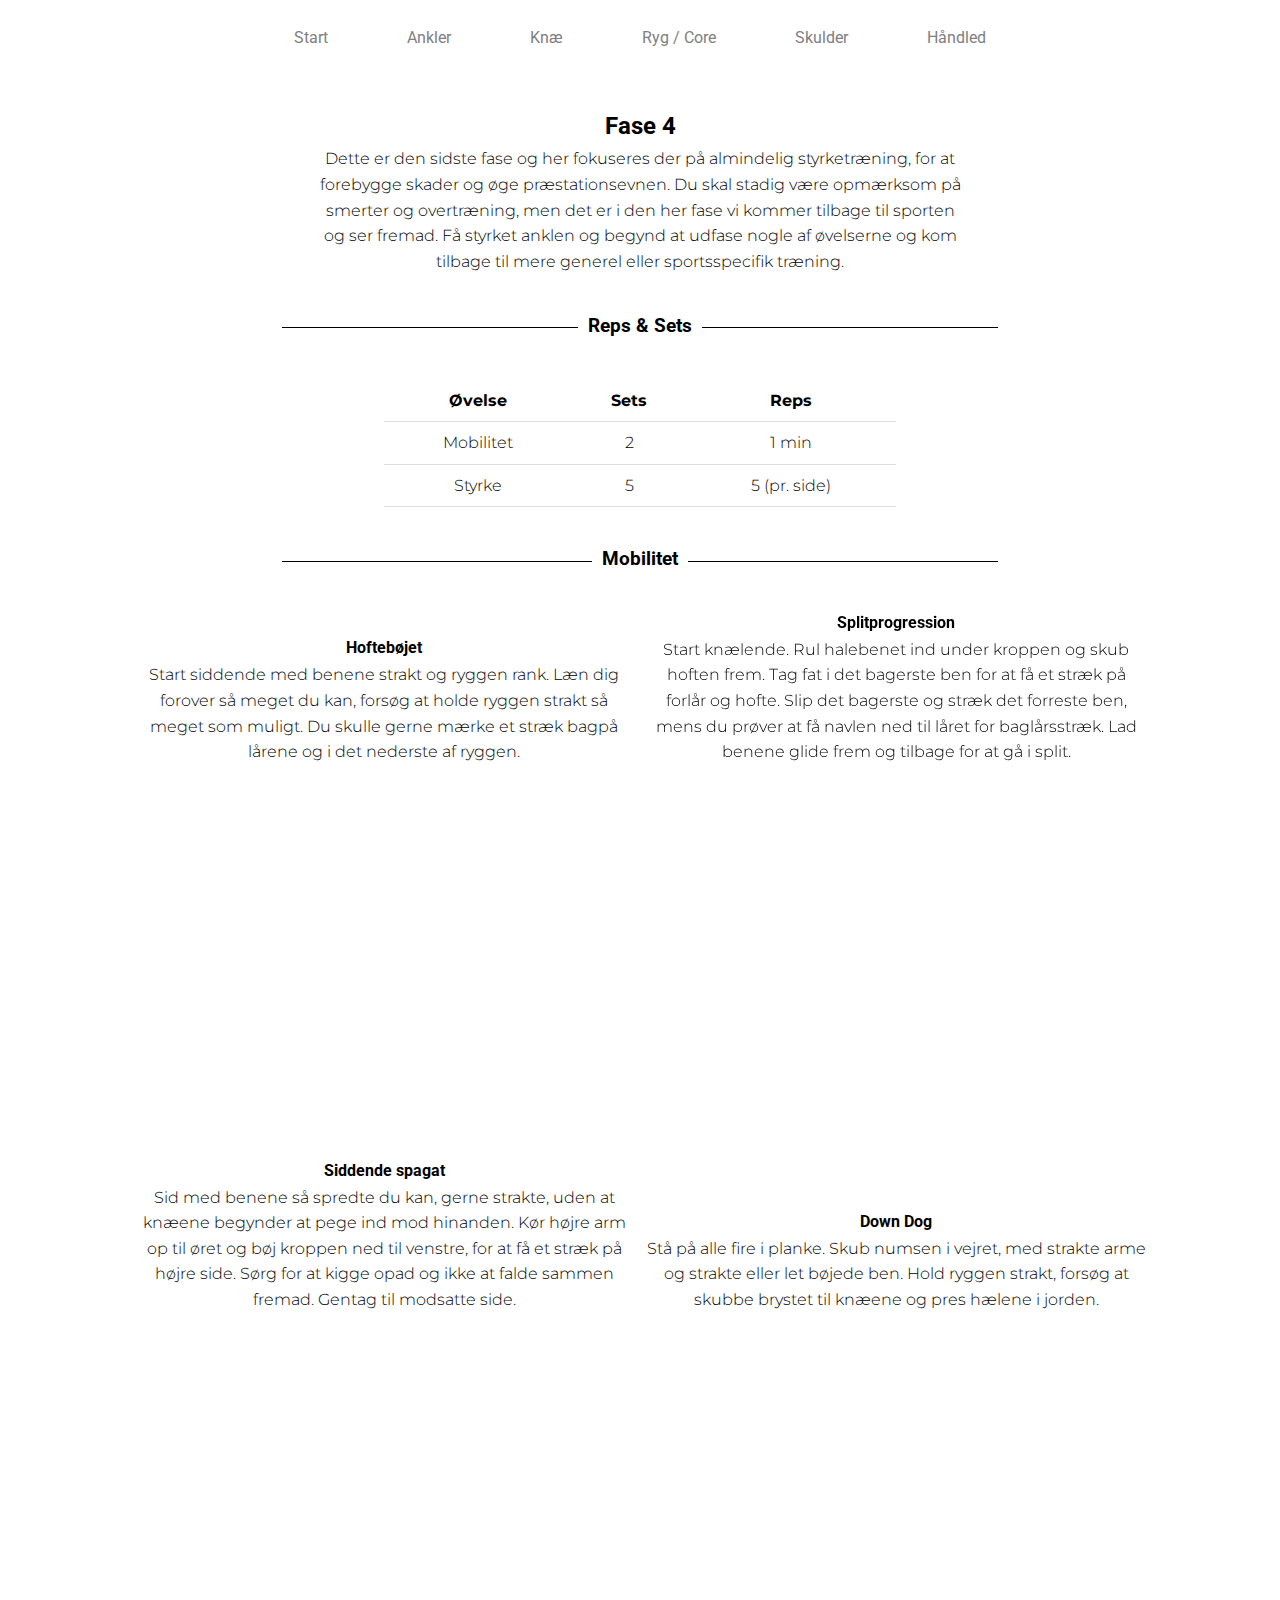
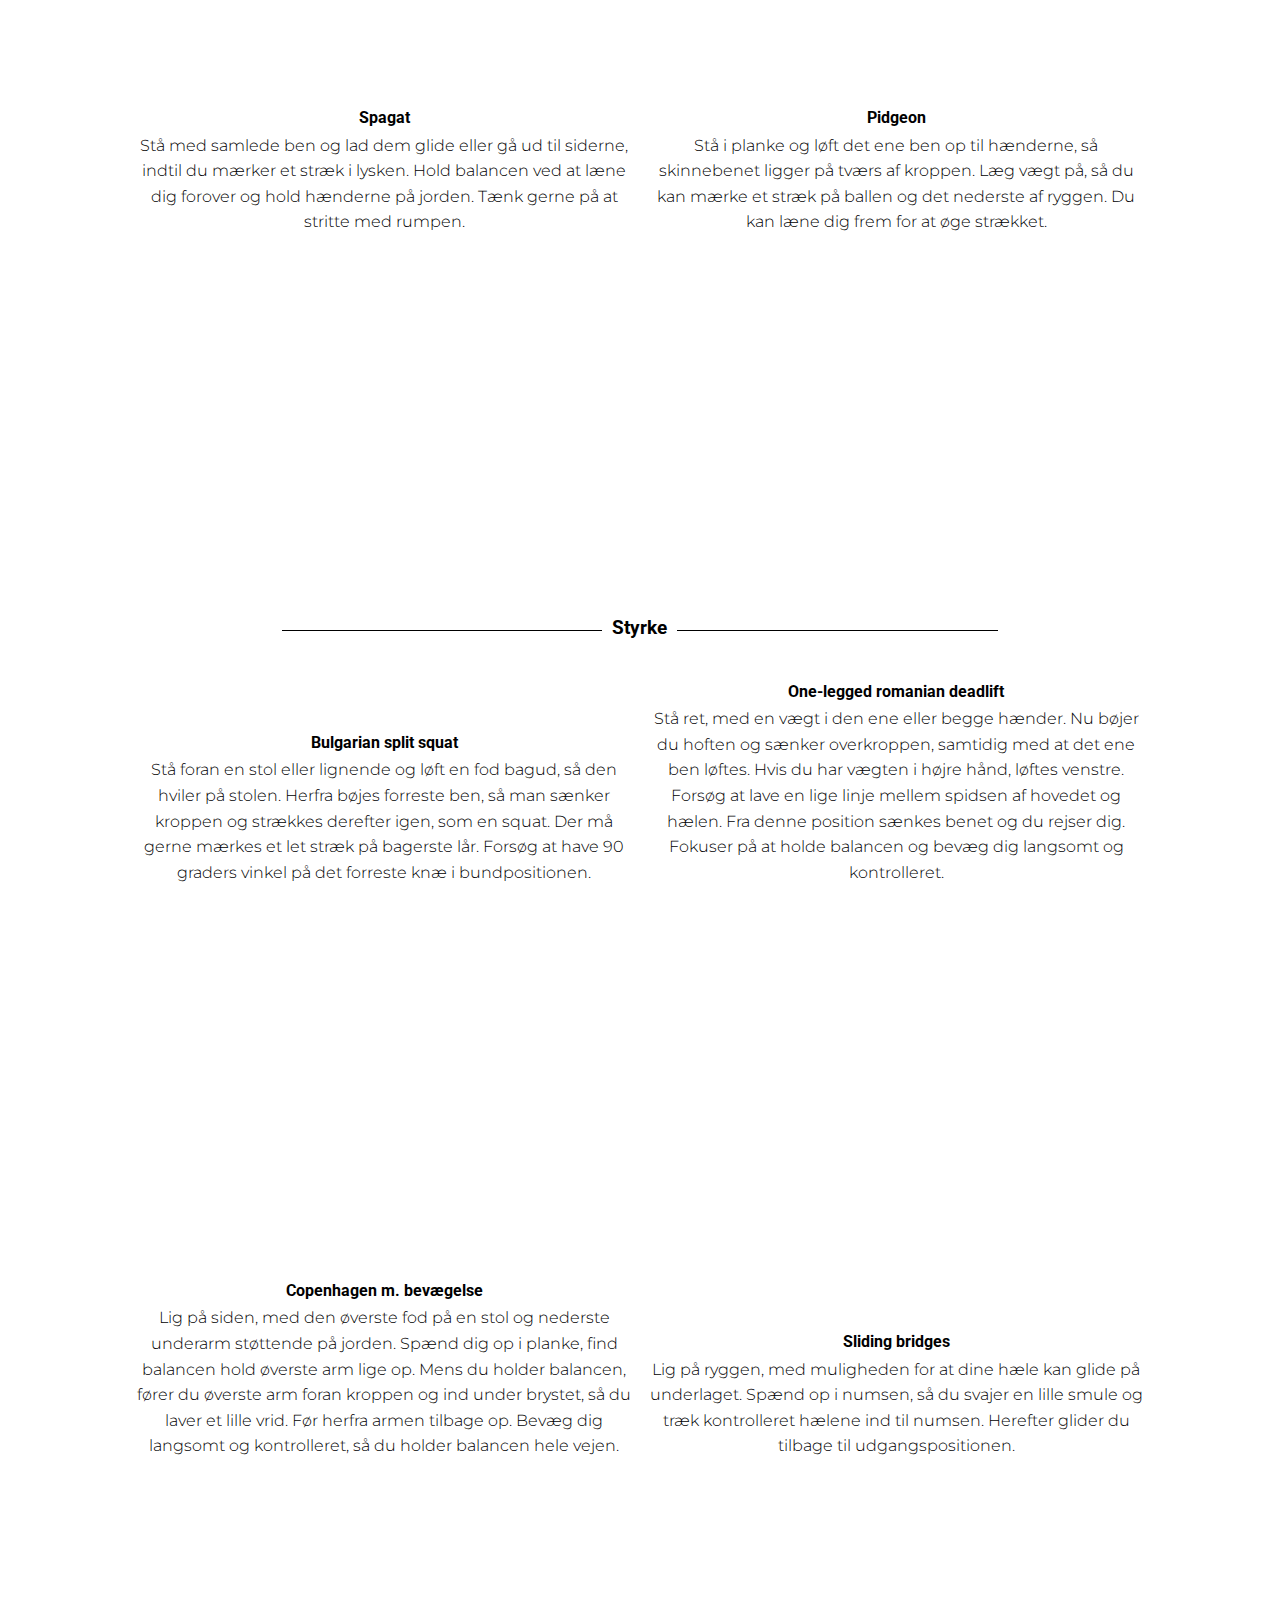
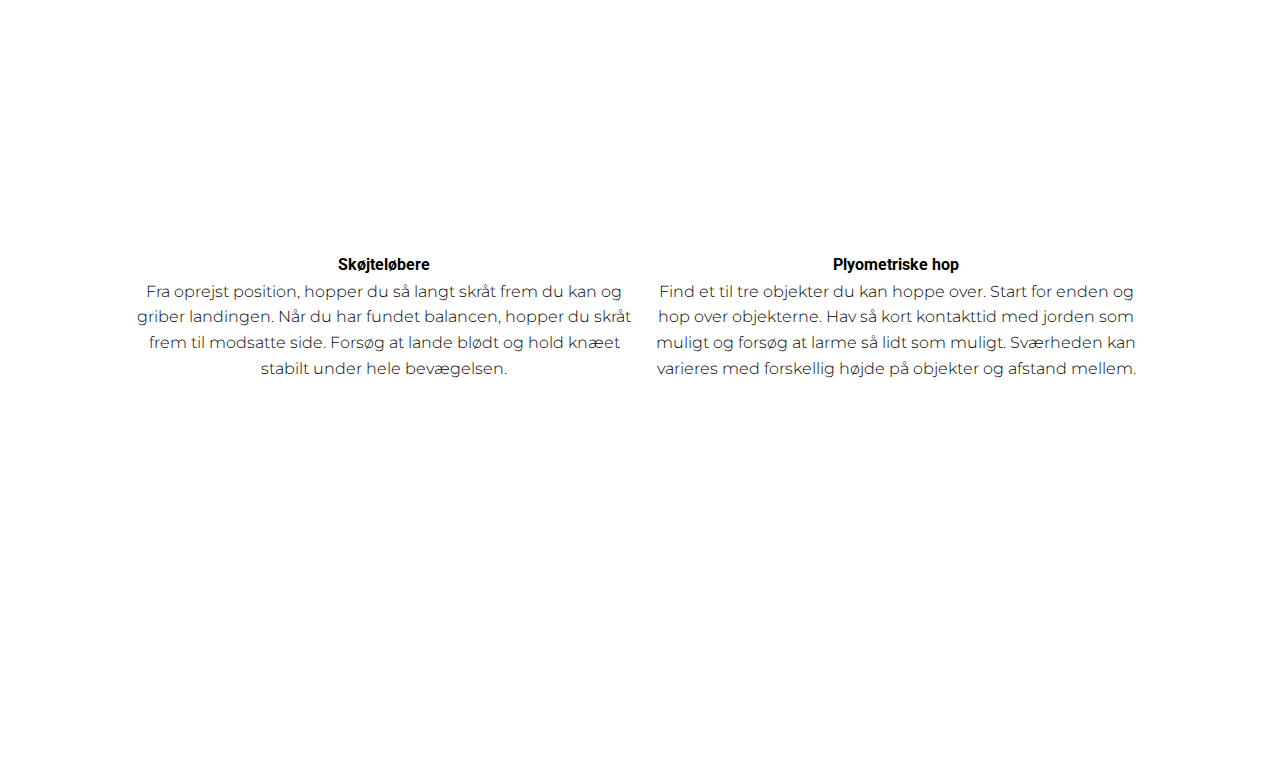
<file: knæ4.html>
<!DOCTYPE html>
<html lang="en" dir="ltr">

<head>
  <meta charset="utf-8">
  <title>Rehab Paradise | Knæ fase 4</title>

  <link rel="preconnect" href="https://fonts.gstatic.com">
  <link href="https://fonts.googleapis.com/css2?family=Roboto&family=Montserrat:wght@300;500;700&display=swap" rel="stylesheet">
  <link rel="stylesheet" href="styles/styles.css">
</head>

<body>
  <header>
    <nav class="navbar">
      <li class="nav-item"><a href="index.html">Start</a></li>
      <li class="nav-item">
        <a href="ankler.html">Ankler</a>
        <nav class="nav-sub">
      <li class="nav-sub-item"><a href="ankler1.html">Ankler 1</a></li>
      <li class="nav-sub-item"><a href="ankler2.html">Ankler 2</a></li>
      <li class="nav-sub-item"><a href="ankler3.html">Ankler 3</a></li>
      <li class="nav-sub-item"><a href="ankler4.html">Ankler 4</a></li>
    </nav>
    </li>
    <li class="nav-item">
      <a href="knæ.html">Knæ</a>
      <nav class="nav-sub">
    <li class="nav-sub-item"><a href="knæ1.html">Knæ 1</a></li>
    <li class="nav-sub-item"><a href="knæ2.html">Knæ 2</a></li>
    <li class="nav-sub-item"><a href="knæ3.html">Knæ 3</a></li>
    <li class="nav-sub-item"><a href="knæ4.html">Knæ 4</a></li>
    </nav>
    </li>
    <li class="nav-item">
      <a href="loading.html">Ryg / Core</a>
      <nav class="nav-sub">
    <li class="nav-sub-item"><a href="loading.html">Ryg / Core 1</a></li>
    <li class="nav-sub-item"><a href="loading.html">Ryg / Core 2</a></li>
    <li class="nav-sub-item"><a href="loading.html">Ryg / Core 3</a></li>
    <li class="nav-sub-item"><a href="loading.html">Ryg / Core 4</a></li>
    </nav>
    </li>
    <li class="nav-item">
      <a href="loading.html">Skulder</a>
      <nav class="nav-sub">
    <li class="nav-sub-item"><a href="loading.html">Skulder 1</a></li>
    <li class="nav-sub-item"><a href="loading.html">Skulder 2</a></li>
    <li class="nav-sub-item"><a href="loading.html">Skulder 3</a></li>
    <li class="nav-sub-item"><a href="loading.html">Skulder 4</a></li>
    </nav>
    </li>
    <li class="nav-item">
      <a href="loading.html">Håndled</a>
      <nav class="nav-sub">
    <li class="nav-sub-item"><a href="loading.html">Håndled 1</a></li>
    <li class="nav-sub-item"><a href="loading.html">Håndled 2</a></li>
    <li class="nav-sub-item"><a href="loading.html">Håndled 3</a></li>
    <li class="nav-sub-item"><a href="loading.html">Håndled 4</a></li>
    </nav>
    </li>
    </nav>
  </header>

  <div class="container">
    <section id="fase4">
      <div class="width-narrow">
        <h2>Fase 4</h2>
        <p>Dette er den sidste fase og her fokuseres der på almindelig styrketræning, for at forebygge skader og øge præstationsevnen.
          Du skal stadig være opmærksom på smerter og overtræning, men det er i den
          her fase vi kommer tilbage til sporten og ser fremad. Få styrket anklen og
          begynd at udfase nogle af øvelserne og kom tilbage til mere generel eller
          sportsspecifik træning.</p>
      </div>

      <h3 class="header-line"><span>Reps & Sets</span></h3>

      <table>
        <tr>
          <th>Øvelse</th>
          <th>Sets</th>
          <th>Reps</th>
        </tr>
        <tr>
          <td>Mobilitet</td>
          <td>2</td>
          <td>1 min</td>
        </tr>
        <tr>
          <td>Styrke</td>
          <td>5</td>
          <td>5 (pr. side)</td>
        </tr>
      </table>

      <h3 class="header-line"><span>Mobilitet</span></h3>

      <div class="grid-container">
        <div class="">
          <h4>Hoftebøjet</h4>
          <p>Start siddende med benene strakt og ryggen rank. Læn dig forover så meget du kan, forsøg at holde ryggen strakt så meget som muligt. Du skulle gerne mærke et stræk bagpå lårene og i det nederste af ryggen. </p>
          <iframe class="responsive-iframe" src="https://www.youtube.com/embed/E1vgORRpcz0" frameborder="0" allow="accelerometer; autoplay; clipboard-write; encrypted-media;
          gyroscope; picture-in-picture" allowfullscreen></iframe>
        </div>

        <div class="">
          <h4>Splitprogression</h4>
          <p>Start knælende. Rul halebenet ind under kroppen og skub hoften frem. Tag fat i det bagerste ben for at få et stræk på forlår og hofte. Slip det bagerste og stræk det forreste ben, mens du prøver at få navlen ned til låret for baglårsstræk. Lad benene glide frem og tilbage for at gå i split. </p>
          <iframe class="responsive-iframe" src="https://www.youtube.com/embed/NOOuXCpYbJM" frameborder="0" allow="accelerometer; autoplay; clipboard-write; encrypted-media;
          gyroscope; picture-in-picture" allowfullscreen></iframe>
        </div>

        <div class="">
          <h4>Siddende spagat</h4>
          <p>Sid med benene så spredte du kan, gerne strakte, uden at knæene begynder at pege ind mod hinanden. Kør højre arm op til øret og bøj kroppen ned til venstre, for at få et stræk på højre side. Sørg for at kigge opad og ikke at falde sammen fremad. Gentag til modsatte side. </p>
          <iframe class="responsive-iframe" src="https://www.youtube.com/embed/Pm4oDxBgsYM" frameborder="0" allow="accelerometer; autoplay; clipboard-write; encrypted-media;
          gyroscope; picture-in-picture" allowfullscreen></iframe>
        </div>

        <div class="">
          <h4>Down Dog</h4>
          <p>Stå på alle fire i planke. Skub numsen i vejret, med strakte arme og strakte eller let bøjede ben. Hold ryggen strakt, forsøg at skubbe brystet til knæene og pres hælene i jorden. </p>
          <iframe class="responsive-iframe" src="https://www.youtube.com/embed/BIVfskFyqgM" frameborder="0" allow="accelerometer; autoplay; clipboard-write; encrypted-media;
          gyroscope; picture-in-picture" allowfullscreen></iframe>
        </div>

        <div class="">
          <h4>Spagat</h4>
          <p>Stå med samlede ben og lad dem glide eller gå ud til siderne, indtil du mærker et stræk i lysken. Hold balancen ved at læne dig forover og hold hænderne på jorden. Tænk gerne på at stritte med rumpen.</p>
          <iframe class="responsive-iframe" src="https://www.youtube.com/embed/xZC1XVgd95M" frameborder="0" allow="accelerometer; autoplay; clipboard-write; encrypted-media;
          gyroscope; picture-in-picture" allowfullscreen></iframe>
        </div>

        <div class="">
          <h4>Pidgeon</h4>
          <p>Stå i planke og løft det ene ben op til hænderne, så skinnebenet ligger på tværs af kroppen. Læg vægt på, så du kan mærke et stræk på ballen og det nederste af ryggen. Du kan læne dig frem for at øge strækket.</p>
          <iframe class="responsive-iframe" src="https://www.youtube.com/embed/shMgiSsNe08" frameborder="0" allow="accelerometer; autoplay; clipboard-write; encrypted-media;
          gyroscope; picture-in-picture" allowfullscreen></iframe>
        </div>
      </div>

      <h3 class="header-line"><span>Styrke</span></h3>

      <div class="grid-container">
        <div class="">
          <h4>Bulgarian split squat</h4>
          <p>Stå foran en stol eller lignende og løft en fod bagud, så den hviler på stolen. Herfra bøjes forreste ben, så man sænker kroppen og strækkes derefter igen, som en squat. Der må gerne mærkes et let stræk på bagerste lår. Forsøg at have 90 graders vinkel på det forreste knæ i bundpositionen. </p>
          <iframe class="responsive-iframe" src="https://www.youtube.com/embed/R6oIeWEz3Nk" frameborder="0" allow="accelerometer; autoplay; clipboard-write; encrypted-media;
          gyroscope; picture-in-picture" allowfullscreen></iframe>
        </div>

        <div class="">
          <h4>One-legged romanian deadlift</h4>
          <p>Stå ret, med en vægt i den ene eller begge hænder. Nu bøjer du hoften og sænker overkroppen, samtidig med at det ene ben løftes. Hvis du har vægten i højre hånd, løftes venstre. Forsøg at lave en lige linje mellem spidsen af hovedet og hælen. Fra denne position sænkes benet og du rejser dig. Fokuser på at holde balancen og bevæg dig langsomt og kontrolleret. </p>
          <iframe class="responsive-iframe" src="https://www.youtube.com/embed/gFQoX2q1AeE" frameborder="0" allow="accelerometer; autoplay; clipboard-write; encrypted-media;
          gyroscope; picture-in-picture" allowfullscreen></iframe>
        </div>

        <div class="">
          <h4>Copenhagen m. bevægelse</h4>
          <p>Lig på siden, med den øverste fod på en stol og nederste underarm støttende på jorden. Spænd dig op i planke, find balancen hold øverste arm lige op. Mens du holder balancen, fører du øverste arm foran kroppen og ind under brystet, så du laver et lille vrid. Før herfra armen tilbage op. Bevæg dig langsomt og kontrolleret, så du holder balancen hele vejen. </p>
          <iframe class="responsive-iframe" src="https://www.youtube.com/embed/Bn2Ttm1NPXU" frameborder="0" allow="accelerometer; autoplay; clipboard-write; encrypted-media;
          gyroscope; picture-in-picture" allowfullscreen></iframe>
        </div>

        <div class="">
          <h4>Sliding bridges</h4>
          <p>Lig på ryggen, med muligheden for at dine hæle kan glide på underlaget. Spænd op i numsen, så du svajer en lille smule og træk kontrolleret hælene ind til numsen. Herefter glider du tilbage til udgangspositionen. </p>
          <iframe class="responsive-iframe" src="https://www.youtube.com/embed/JKECR0T25S4" frameborder="0" allow="accelerometer; autoplay; clipboard-write; encrypted-media;
          gyroscope; picture-in-picture" allowfullscreen></iframe>
        </div>

        <div class="">
          <h4>Skøjteløbere</h4>
          <p>Fra oprejst position, hopper du så langt skråt frem du kan og griber landingen. Når du har fundet balancen, hopper du skråt frem til modsatte side. Forsøg at lande blødt og hold knæet stabilt under hele bevægelsen. </p>
          <iframe class="responsive-iframe" src="https://www.youtube.com/embed/g2KhE90lRKg" frameborder="0" allow="accelerometer; autoplay; clipboard-write; encrypted-media;
          gyroscope; picture-in-picture" allowfullscreen></iframe>
        </div>

        <div class="">
          <h4>Plyometriske hop</h4>
          <p>Find et til tre objekter du kan hoppe over. Start for enden og hop over objekterne. Hav så kort kontakttid med jorden som muligt og forsøg at larme så lidt som muligt. Sværheden kan varieres med forskellig højde på objekter og afstand mellem. </p>
          <iframe class="responsive-iframe" src="https://www.youtube.com/embed/8-XSQWzuhyI" frameborder="0" allow="accelerometer; autoplay; clipboard-write; encrypted-media;
          gyroscope; picture-in-picture" allowfullscreen></iframe>
        </div>

      </div>
    </section>
  </div>
</body>

</html>
</file>
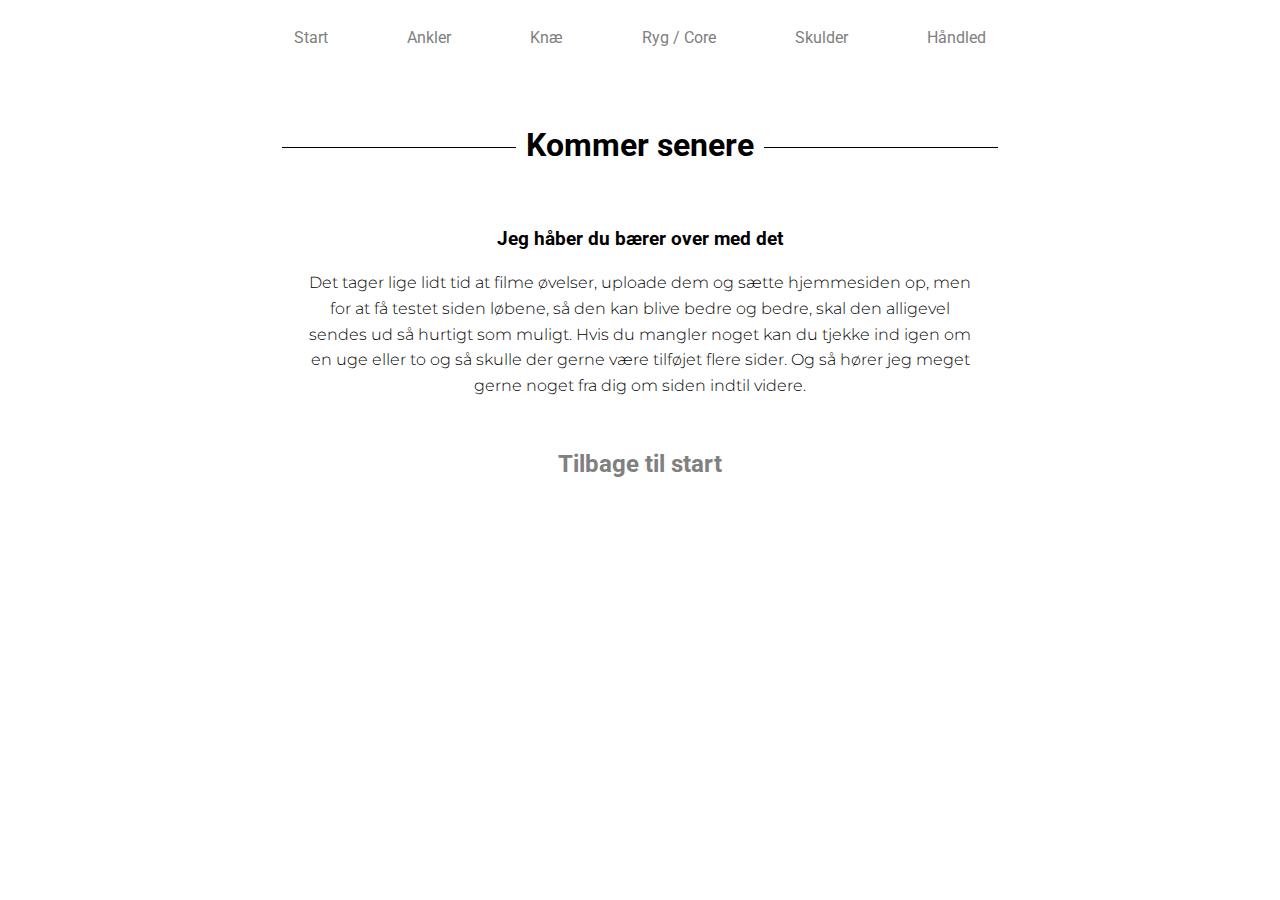
<file: loading.html>
<!DOCTYPE html>
<html lang="en" dir="ltr">
  <head>
    <meta charset="utf-8">
    <title>Rehab Paradis | Kommer snart</title>

    <link rel="preconnect" href="https://fonts.gstatic.com">
    <link href="https://fonts.googleapis.com/css2?family=Roboto&family=Montserrat:wght@300;500;700&display=swap" rel="stylesheet">
    <link rel="stylesheet" href="styles/styles.css">
  </head>

  <body>
    <header>
      <nav class="navbar">
        <li class="nav-item"><a href="index.html">Start</a></li>
        <li class="nav-item">
          <a href="ankler.html">Ankler</a>
          <nav class="nav-sub">
        <li class="nav-sub-item"><a href="ankler1.html">Ankler 1</a></li>
        <li class="nav-sub-item"><a href="ankler2.html">Ankler 2</a></li>
        <li class="nav-sub-item"><a href="ankler3.html">Ankler 3</a></li>
        <li class="nav-sub-item"><a href="ankler4.html">Ankler 4</a></li>
      </nav>
      </li>
      <li class="nav-item">
        <a href="knæ.html">Knæ</a>
        <nav class="nav-sub">
      <li class="nav-sub-item"><a href="knæ1.html">Knæ 1</a></li>
      <li class="nav-sub-item"><a href="loading.html">Knæ 2</a></li>
      <li class="nav-sub-item"><a href="loading.html">Knæ 3</a></li>
      <li class="nav-sub-item"><a href="loading.html">Knæ 4</a></li>
      </nav>
      </li>
      <li class="nav-item">
        <a href="loading.html">Ryg / Core</a>
        <nav class="nav-sub">
      <li class="nav-sub-item"><a href="loading.html">Ryg / Core 1</a></li>
      <li class="nav-sub-item"><a href="loading.html">Ryg / Core 2</a></li>
      <li class="nav-sub-item"><a href="loading.html">Ryg / Core 3</a></li>
      <li class="nav-sub-item"><a href="loading.html">Ryg / Core 4</a></li>
      </nav>
      </li>
      <li class="nav-item">
        <a href="loading.html">Skulder</a>
        <nav class="nav-sub">
      <li class="nav-sub-item"><a href="loading.html">Skulder 1</a></li>
      <li class="nav-sub-item"><a href="loading.html">Skulder 2</a></li>
      <li class="nav-sub-item"><a href="loading.html">Skulder 3</a></li>
      <li class="nav-sub-item"><a href="loading.html">Skulder 4</a></li>
      </nav>
      </li>
      <li class="nav-item">
        <a href="loading.html">Håndled</a>
        <nav class="nav-sub">
      <li class="nav-sub-item"><a href="loading.html">Håndled 1</a></li>
      <li class="nav-sub-item"><a href="loading.html">Håndled 2</a></li>
      <li class="nav-sub-item"><a href="loading.html">Håndled 3</a></li>
      <li class="nav-sub-item"><a href="loading.html">Håndled 4</a></li>
      </nav>
      </li>
      </nav>
    </header>

    <div class="container">
      <h1 class="header-line loading-header"><span>Kommer senere</span></h1>
      <h3>Jeg håber du bærer over med det</h3>
      <p class="width-narrow">Det tager lige lidt tid at filme øvelser, uploade dem og sætte hjemmesiden op, men for at få testet
        siden løbene, så den kan blive bedre og bedre, skal den alligevel sendes
        ud så hurtigt som muligt. Hvis du mangler noget kan du tjekke ind igen om
        en uge eller to og så skulle der gerne være tilføjet flere sider. Og så
        hører jeg meget gerne noget fra dig om siden indtil videre.</p>

        <h2><a href="index.html">Tilbage til start</a></h2>
    </div>
  </body>
</html>
</file>
<file: styles/styles.css>
a {
  color: grey;
  text-decoration: none;
}

a:hover {
  color: black;
}

body {
  margin: 0;
}

h1, h2, h3, h4, h5 {
  font-family: 'Roboto', sans-serif;
  font-weight: 700;
  margin: 0;
}

img {
  height: auto;
  max-width: 100%;
}

p {
  font-family: 'Montserrat', sans-serif;
  font-weight: 300;
  line-height: 1.6;
  margin: 1%;
}

section {
  margin-top: 3rem;
}

table {
  border-collapse: collapse;
  font-family: 'Montserrat', sans-serif;
  font-weight: 300;
  line-height: 1.6;
  margin: 5% auto;
  width: 50%;
}

td, th {
  border-bottom: 1px solid #ddd;
  padding: 8px;
  text-align: center;
}

.container {
  margin: auto;
  text-align: center;
  width: 80%;
}

.grid-container {
  align-items: end;
  display: grid;
  grid-template-columns: 50% 50%;
  margin: 5% auto 6%;
  row-gap: 4rem;
}

.header-line {
  border-bottom: 1px solid #000;
  line-height: 0.1em;
  margin: 10px auto 20px;
  text-align: center;
  width: 70%;
}

.header-line span {
  background:#fff;
  padding:0 10px;
}

.hero-container {
  margin: auto;
  position: relative;
  text-align: center;
}

.hero-header {
  left: 50%;
  position: absolute;
  top: 7%;
  transform: translate(-50%);
}

.index {
  list-style-type: none;
}

.index li {
  font-family: 'Montserrat', sans-serif;
  font-weight: 300;
  padding: 2%;
}

.info-table {
  width: 100%;
}

.info-cell {
  padding: 3%;
  text-align: left;
}

.loading-header {
  margin: 5rem auto;
}

.mail {
  margin-top: 5%;
}

.navbar {
  font-family: 'Roboto', sans-serif;
  font-weight: 400;
  list-style-type: none;
  margin: 1% 0 2%;
  padding: 1rem;
  text-align: center;
}

.nav-item {
  display: inline;
  padding: 3%;
}

.nav-item:hover .nav-sub {
  visibility: visible;
}

.nav-sub {
  display: block;
  margin: 1%;
  position: absolute;
  visibility: hidden;
  width: 100%;
}

.nav-sub-item {
  display: inline;
  padding: 0 3% 1%;
}

.responsive-iframe {
  height: 315px;
  margin-top: 1.5%;
  width: 560px;
}

.width-narrow {
  margin: 2% auto 5%;
  width: 65%;
}

@media only screen and (max-width: 992px) {
  /* For mobile phones: */
  body {
    overflow-x: hidden;
  }

  table {
    width: 90%;
  }

  .container {
    width: 90%
  }

  .grid-container {
    align-items: end;
    display: grid;
    grid-template-columns: 100%;
    margin: 5% auto 6%;
    row-gap: 4rem;
  }

  .header-line {
    margin: 50px auto;
  }

  .info-table {
    width: 90%;
  }

  .responsive-iframe {
    height: 225px;
    width: 400px;
  }

  .width-narrow {
    width: 90%;
  }
}
</file>
